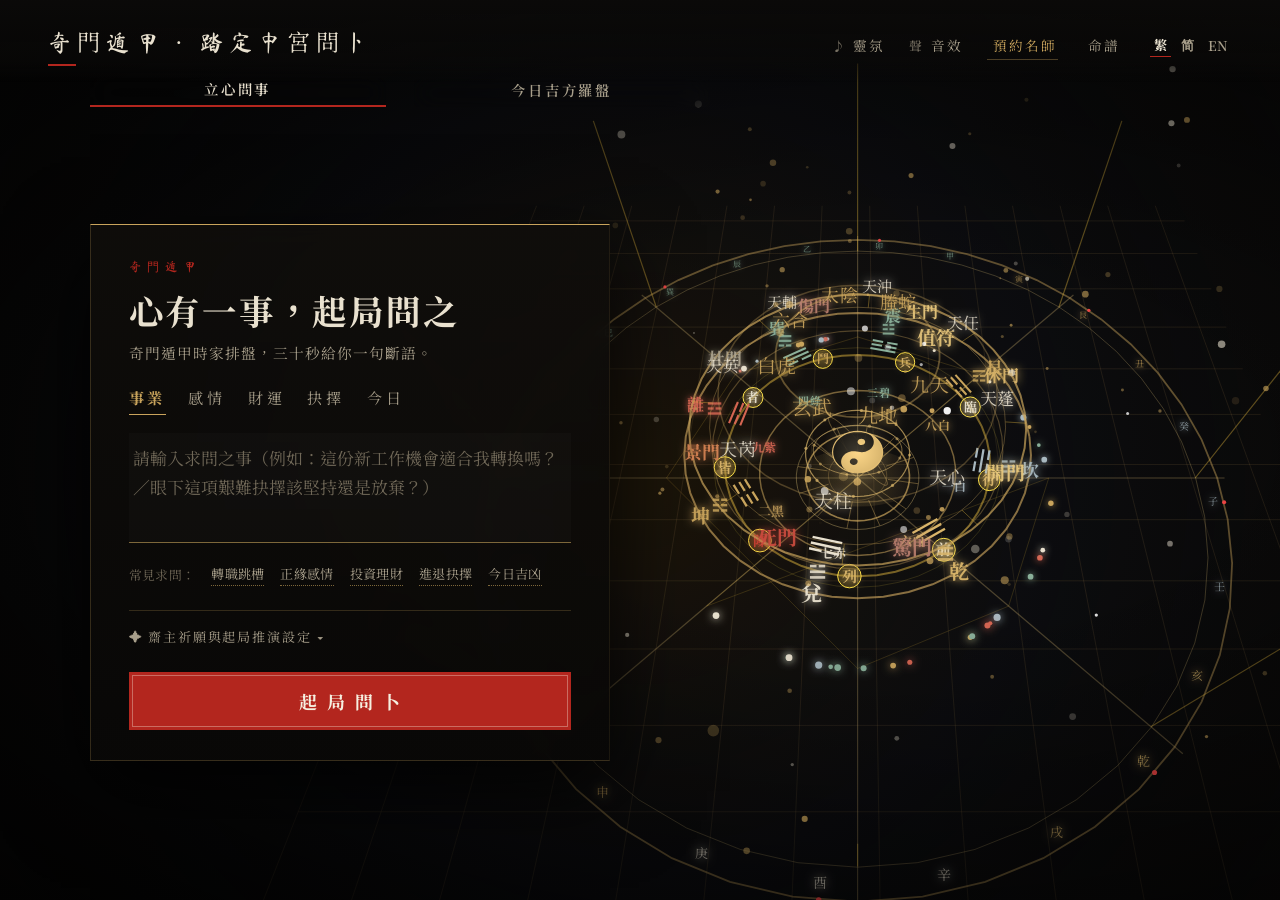
<file: index.html>
<!DOCTYPE html>
<html lang="zh-TW">
<head>
  <meta charset="UTF-8">
  <meta name="viewport" content="width=device-width, initial-scale=1.0, maximum-scale=1.0, user-scalable=no">
  <meta name="theme-color" content="#f5c542">
  <meta name="apple-mobile-web-app-capable" content="yes">
  <meta name="apple-mobile-web-app-status-bar-style" content="black-translucent">
  <meta name="apple-mobile-web-app-title" content="奇門遁甲">
  <link rel="manifest" href="manifest.json">
  <title>奇門遁甲 · 3D 神域起局占卜堂 | 奇門遁甲全息解盤</title>
  <link rel="stylesheet" href="style.css">
  <link rel="stylesheet" href="theme-v2.css">
  <link rel="preconnect" href="https://fonts.googleapis.com">
  <link rel="preconnect" href="https://fonts.gstatic.com" crossorigin>
  <link href="https://fonts.googleapis.com/css2?family=Noto+Serif+TC:wght@400;600;700;900&family=Ma+Shan+Zheng&display=swap" rel="stylesheet">
  <link rel="icon" href="data:image/svg+xml,<svg xmlns=%22http://www.w3.org/2000/svg%22 viewBox=%220 0 100 100%22><text y=%22.9em%22 font-size=%2290%22>☯</text></svg>">
</head>
<body class="mode-fenghou">
  <!-- 3D 奇門遁甲畫布背景 -->
  <div id="canvas-container">
    <canvas id="qimen-canvas"></canvas>
  </div>

  <!-- 水墨/暗角氛圍層 -->
  <div class="vignette"></div>
  <div class="shockwave-flash" id="flash-overlay"></div>

  <!-- 頂部精簡抬頭 -->
  <header class="top-bar">
    <div class="title-group">
      <span class="sub-badge">天地人神 · 奇門遁甲</span>
      <h1 class="main-title">奇門遁甲 · 踏定中宮問卜</h1>
    </div>
    <div class="top-actions">
      <!-- 重新問卜按鈕 (解盤後可點擊呼出) -->
      <button class="top-nav-btn hidden" id="btn-reask-top" title="立心問卜求策">
        <span class="nav-icon"></span>
        <span class="nav-text">再問一局</span>
      </button>
      <button class="top-nav-btn hidden" id="btn-toggle-result-top" title="檢視解盤結果">
        <span class="nav-icon"></span>
        <span class="nav-text">查看解盤</span>
      </button>
      <!-- 靈氛梵音切換 -->
      <button class="top-nav-btn" id="btn-ambient" title="切換道門靈氛梵音">
        <span class="nav-icon" id="ambient-icon">♪</span>
        <span class="nav-text">靈氛</span>
      </button>
      <!-- 道術音效開關 -->
      <button class="top-nav-btn" id="btn-sound" title="切換道術音效開關">
        <span class="nav-icon" id="sound-icon">聲</span>
        <span class="nav-text">音效</span>
      </button>
      <!-- 預約名師一對一詳解 (商業付費閉環入口) -->
      <button class="top-nav-btn consult-btn" id="btn-open-consult" title="預約易學名師一對一詳解">
        <span class="nav-icon"></span>
        <span class="nav-text">預約名師</span>
      </button>
      <!-- 問卜命譜抽屜按鈕 -->
      <button class="top-nav-btn" id="btn-history" title="查看過往問卜命譜">
        <span class="nav-icon"></span>
        <span class="nav-text">命譜</span>
      </button>
      <!-- 語系切換 (正體/簡體/English) -->
      <div class="lang-switch-group">
        <button class="lang-btn active" id="lang-tw" data-lang="zh-TW" title="正體中文">繁</button>
        <button class="lang-btn" id="lang-cn" data-lang="zh-CN" title="简体中文">简</button>
        <button class="lang-btn" id="lang-en" data-lang="en" title="English">EN</button>
      </div>
    </div>
  </header>

  <!-- 核心問卜輸入與今日羅盤卡片 (置中、大氣、無多餘雜訊) -->
  <main class="inquiry-container" id="inquiry-container">
    <!-- 頂部功能模式切換 (立心問事 VS 今日吉方羅盤) -->
    <div class="mode-switcher-bar">
      <button class="mode-switch-btn active" id="btn-mode-divine">
        
        <span class="ms-title">立心問事</span>
      </button>
      <button class="mode-switch-btn" id="btn-mode-compass">
        
        <span class="ms-title">今日吉方羅盤</span>
        
      </button>
    </div>

    <!-- 1. 立心問事卡片 -->
    <div class="inquiry-card" id="inquiry-card">
      <div class="inquiry-header">
        <div class="dao-seal">奇門遁甲</div>
        <h2 class="inquiry-title">心有一事，起局問之</h2>
        <p class="inquiry-subtitle">奇門遁甲時家排盤，三十秒給你一句斷語。</p>
      </div>

      <!-- 分類選擇標籤 -->
      <div class="category-tabs" id="category-tabs">
        <button class="cat-tab active" data-cat="career">事業</button>
        <button class="cat-tab" data-cat="love">感情</button>
        <button class="cat-tab" data-cat="wealth">財運</button>
        <button class="cat-tab" data-cat="decision">抉擇</button>
        <button class="cat-tab" data-cat="daily">今日</button>
      </div>

      <!-- 輸入具體問題 -->
      <div class="input-group">
        <textarea id="question-input" rows="3" placeholder="請輸入求問之事（例如：這份新工作機會適合我轉換嗎？／眼下這項艱難抉擇該堅持還是放棄？）"></textarea>
      </div>

      <!-- 熱門快捷問卜建議 -->
      <div class="quick-tags">
        <span class="quick-label">常見求問：</span>
        <span class="quick-tag" data-q="近期工作轉職能否順遂獲利？">轉職跳槽</span>
        <span class="quick-tag" data-q="這段感情是否有好的緣分歸宿？">正緣感情</span>
        <span class="quick-tag" data-q="當前投資理財該進場還是離場？">投資理財</span>
        <span class="quick-tag" data-q="眼下這項艱難抉擇，該堅持還是放棄？">進退抉擇</span>
        <span class="quick-tag" data-q="今日運勢吉凶如何？有何注意事項？">今日吉凶</span>
      </div>

      <!-- 齋主祈願與起局設定 (折疊選項) -->
      <div class="profile-section">
        <button type="button" class="btn-toggle-profile" id="btn-toggle-profile">
          <span>✦ 齋主祈願與起局推演設定</span>
          <span class="toggle-arrow" id="profile-arrow">▾</span>
        </button>
        <div class="profile-box hidden" id="profile-box">
          <div class="profile-row">
            <div class="profile-field">
              <label>齋主稱謂 / 姓名：</label>
              <input type="text" id="input-asker-name" placeholder="信士（選填）" maxlength="12">
            </div>
            <div class="profile-field">
              <label>命造：</label>
              <select id="select-asker-gender">
                <option value="male">乾造 (男)</option>
                <option value="female">坤造 (女)</option>
              </select>
            </div>
            <div class="profile-field">
              <label>出生年份 (年命落宮)：</label>
              <select id="select-asker-birthyear">
                <option value="">未指定 (以當日日干為命宮)</option>
              </select>
            </div>
            <div class="profile-field">
              <label>起局模式：</label>
              <select id="select-divine-mode">
                <option value="time"> 時空天時正局 (即時干支)</option>
                <option value="intuition">心念感應靈動局 (感應數)</option>
              </select>
            </div>
          </div>
        </div>
      </div>

      <!-- 核心觸發按鈕：踏定中宮 · 起局問卜 -->
      <div class="inquiry-actions">
        <button class="cast-btn" id="btn-cast-fortune">
          
          <span class="cast-text">起局問卜</span>
          
        </button>
      </div>
    </div>

    <!-- 2. 今日奇門出行吉方羅盤面板 (Daily Compass Card) -->
    <div class="inquiry-card compass-card hidden" id="compass-card">
      <div class="inquiry-header">
        <div class="dao-seal">每日神機</div>
        <h2 class="inquiry-title">今日奇門 · 歲次吉方羅盤</h2>
        <p class="inquiry-subtitle">「天道四時，各司其位。出門行事，先佔天時地利。」</p>
      </div>

      <!-- 天文曆法與當前時辰即時標籤 -->
      <div class="compass-astro-bar">
        <span class="ca-tag" id="dc-pillars">歲次丙午 戊戌月 辛未日</span>
        <span class="ca-tag highlight" id="dc-bureau">寒露中元 · 陰遁三局</span>
        <span class="ca-tag alert" id="dc-cur-shichen">【此刻：戌時 · 次吉】</span>
      </div>

      <!-- 三大關鍵焦點方位 (生門財富、開門事業、死門避忌) -->
      <div class="focal-directions-grid">
        <div class="focal-dir-card wealth" id="fdc-wealth">
          <div class="fdc-header">
            <span class="fdc-icon"></span>
            <span class="fdc-title">正財生機方</span>
            <span class="fdc-rating badge-gold" id="dc-wealth-rating">大吉</span>
          </div>
          <div class="fdc-main" id="dc-wealth-dir">正南 · 離九宮</div>
          <div class="fdc-sub" id="dc-wealth-tag">求財進產 · 商業簽約之最吉方位</div>
          <div class="fdc-advice" id="dc-wealth-advice">經商投資、出門談判、簽約進產之最吉利方位。</div>
        </div>

        <div class="focal-dir-card career" id="fdc-career">
          <div class="fdc-header">
            <span class="fdc-icon"></span>
            <span class="fdc-title">事業貴人方</span>
            <span class="fdc-rating badge-blue" id="dc-career-rating">大吉</span>
          </div>
          <div class="fdc-main" id="dc-career-dir">西北 · 乾六宮</div>
          <div class="fdc-sub" id="dc-career-tag">長官貴人 · 求職面試開拓大吉</div>
          <div class="fdc-advice" id="dc-career-advice">拜訪長官、開業開市、求職面試、遠行開拓大吉。</div>
        </div>

        <div class="focal-dir-card caution" id="fdc-caution">
          <div class="fdc-header">
            <span class="fdc-icon"></span>
            <span class="fdc-title">煞氣避忌方</span>
            <span class="fdc-rating badge-red" id="dc-caution-rating">大凶</span>
          </div>
          <div class="fdc-main" id="dc-caution-dir">正東 · 震三宮</div>
          <div class="fdc-sub" id="dc-caution-tag">行事凝滯 · 避免重要決策與遠行</div>
          <div class="fdc-advice" id="dc-caution-advice">行事停滯僵局，非必要不宜朝此方出行或重大決策。</div>
        </div>
      </div>

      <!-- 互動式奇門天盤實景羅盤 (Interactive Circular Luopan Dial) -->
      <div class="compass-section-title dial-title">
        <span>奇門天盤實景羅盤 (可拖曳旋轉 · 實景指引吉方)</span>
        <button class="btn-align-compass" id="btn-align-compass" title="自動對齊生門吉方">轉向生門</button>
      </div>
      <div class="luopan-dial-wrapper">
        <canvas id="daily-compass-dial" width="340" height="340"></canvas>
        <div class="dial-center-info">
          <div class="dci-needle-label">正財吉針</div>
          <div class="dci-target-gate" id="dial-target-gate">生門 · 大吉</div>
          <div class="dci-target-dir" id="dial-target-dir">正南 180°</div>
        </div>
      </div>

      <!-- 八方全息導航盤 -->
      <div class="compass-section-title">
        <span>☯ 八方落宮吉凶全息表 (點選探查 3D 靈氣)</span>
      </div>
      <div class="eight-directions-grid" id="dc-eight-grid">
        <!-- 動態渲染八方格子 (坎、艮、震、巽、離、坤、兌、乾) -->
      </div>

      <!-- 十二時辰吉凶輪動表 -->
      <div class="compass-section-title shichen-title">
        <span> 今日十二時辰輪動行止指南</span>
        <div class="shichen-filters">
          <button class="sc-filter-btn active" id="btn-sc-all" data-sc-filter="all">全部 (12)</button>
          <button class="sc-filter-btn" id="btn-sc-auspicious" data-sc-filter="auspicious">僅看吉辰</button>
        </div>
      </div>
      <div class="shichen-list-container" id="dc-shichen-list">
        <!-- 動態渲染 12 時辰 -->
      </div>

      <!-- 未來七日開運吉辰曆 (7-Day Golden Windows Planner) -->
      <div class="compass-section-title golden-title">
        <span>未來七日重大專案開運吉辰曆</span>
      </div>
      <div class="weekly-days-nav" id="weekly-days-nav">
        <!-- 動態渲染 7 天藥丸按鈕 -->
      </div>
      <div class="weekly-window-card" id="weekly-window-card">
        <!-- 動態渲染所選當天的三大黃金時辰 -->
      </div>

      <!-- 羅盤操作底欄 -->
      <div class="compass-actions">
        <button class="compass-btn-gold" id="btn-download-compass-card">
          <span>下載今日吉方出行壁紙</span>
        </button>
        <button class="compass-btn-outline" id="btn-compass-to-divine">
          <span>☯ 轉往立心占事起局</span>
        </button>
      </div>
    </div>
  </main>

  <!-- 電影級底部橫幅：展示起局進程 -->
  <div class="cinematic-banner" id="cinematic-banner">
    <div class="banner-title" id="banner-title">【踏定中宮 · 起局問卜】</div>
    <div class="banner-sub" id="banner-sub">天地人神四盤流轉 · 洛書八方感應</div>
  </div>

  <!-- 占卜解盤卷軸卡片 (局成後展現) -->
  <div class="result-container" id="result-container">
    <div class="scroll-card">
      <button class="scroll-close" id="btn-close-result" title="暫時收起卷軸，觀看 3D 法陣">✕</button>

      <!-- 卷軸頂部：干支曆法、格局定語與籤詩 -->
      <div class="scroll-header">
        <div class="seal-mark">奇門遁甲</div>
        <!-- 奇門天文四柱標籤帶 -->
        <div class="astro-bar">
          <span class="astro-tag" id="res-astro-pillars">歲次丙午 戊戌月 辛未日 丁酉時</span>
          <span class="astro-tag highlight" id="res-astro-bureau">寒露中元 · 陰遁三局</span>
          <span class="astro-tag" id="res-astro-void">旬空：戌亥 · 馬星：巳</span>
        </div>
        <div class="result-badge" id="res-grade">大吉 · 萬象咸亨</div>
        <h2 class="result-question" id="res-question">求問之事：這份新工作機會適合我轉換嗎？</h2>
        <div class="asker-line" id="res-asker-line">齋主【信士】乾造 · 敬稟四盤</div>
        <div class="result-poem" id="res-poem">太極初開萬象新，中宮端坐定乾坤。四盤流轉隨心動，吉凶由我不由人。</div>
        <!-- 特殊吉凶大格醒目條 -->
        <div class="formation-banner" id="res-formation-banner">
          <span class="f-badge">特殊顯格</span>
          <span class="f-title" id="res-form-name">【青龍返首】</span>
          <span class="f-desc" id="res-form-desc">天盤戊儀加地盤丙奇 · 巨龍騰雲，求謀大獲，逢凶化吉之至吉大格</span>
        </div>
      </div>

      <!-- 四盤落宮概要面板 -->
      <div class="four-disks-grid">
        <div class="disk-cell">
          <div class="cell-label">【地盤 · 宮位】</div>
          <div class="cell-main" id="res-palace">離九宮 (正南)</div>
          <div class="cell-sub" id="res-palace-elem">五行：火</div>
        </div>
        <div class="disk-cell">
          <div class="cell-label">【人盤 · 八門】</div>
          <div class="cell-main" id="res-gate">生門 (大吉)</div>
          <div class="cell-sub" id="res-gate-desc">求財生機勃勃</div>
        </div>
        <div class="disk-cell">
          <div class="cell-label">【天盤 · 九星】</div>
          <div class="cell-main" id="res-star">天輔星 (吉)</div>
          <div class="cell-sub" id="res-star-desc">文昌貴人提攜</div>
        </div>
        <div class="disk-cell">
          <div class="cell-label">【神盤 · 八神】</div>
          <div class="cell-main" id="res-deity">值符 (至吉)</div>
          <div class="cell-sub" id="res-deity-desc">百神之長護佑</div>
        </div>
      </div>

      <!-- 十大深度解盤分頁選單 -->
      <div class="reading-tabs">
        <button class="read-tab active" data-tab="analysis">四盤天機</button>
        <button class="read-tab" data-tab="blindspot">盲點癥結</button>
        <button class="read-tab" data-tab="hostguest">主客博弈</button>
        <button class="read-tab" data-tab="chart">九宮全盤</button>
        <button class="read-tab" data-tab="doctrine">千古兵法</button>
        <button class="read-tab" data-tab="simulation">運勢沙盤</button>
        <button class="read-tab" data-tab="timing">時序應期</button>
        <button class="read-tab" data-tab="strategy">破局之策</button>
        <button class="read-tab" data-tab="hexagram">易象神數</button>
        <button class="read-tab vip-tab" data-tab="vip">尊享錦囊</button>
      </div>

      <!-- 1. 四盤天機 (新增：奇門主客三才生剋與16場景用神定位框) -->
      <div class="tab-content active" id="tab-analysis">
        <div class="trinity-verdict-box" id="trinity-verdict-box">
          <div class="tvb-header">
            <span class="tvb-scenario-badge" id="res-scenario-name">事業前程 · 功名布局</span>
            <span class="tvb-relation-tag" id="res-trinity-tag">用神生我 · 天時助益</span>
          </div>
          <div class="tvb-yongshen-line" id="res-yongshen-label">用神取法：開門（事業官祿）與日干／年命（求測人）</div>
          <div class="tvb-pillars-grid">
            <div class="tvb-pillar-cell">
              <span class="tvb-p-title">【命宮 · 求測人】</span>
              <span class="tvb-p-val" id="res-trinity-self">日干落坎一宮</span>
            </div>
            <div class="tvb-pillar-cell">
              <span class="tvb-p-title">【事宮 · 所問事體】</span>
              <span class="tvb-p-val" id="res-trinity-matter">時干落離九宮</span>
            </div>
            <div class="tvb-pillar-cell highlight">
              <span class="tvb-p-title">【用神 · 核心標的】</span>
              <span class="tvb-p-val" id="res-trinity-focus">用神落乾六宮</span>
            </div>
          </div>
          <p class="tvb-verdict-text" id="res-trinity-verdict"></p>
        </div>

        <div class="analysis-item">
          <div class="item-title">天時大勢 (九星環境)</div>
          <p id="res-tian"></p>
        </div>
        <div class="analysis-item">
          <div class="item-title">地利基石 (八卦落宮)</div>
          <p id="res-di"></p>
        </div>
        <div class="analysis-item">
          <div class="item-title">人和行止 (八門人事)</div>
          <p id="res-ren"></p>
        </div>
        <div class="analysis-item">
          <div class="item-title">神助感應 (八神潛能)</div>
          <p id="res-shen"></p>
        </div>
      </div>

      <!-- 2. 盲點癥結 -->
      <div class="tab-content" id="tab-blindspot">
        <div class="insight-box">
          <div class="insight-row">
            <div class="insight-label">潛在心結根源：</div>
            <div class="insight-val" id="blind-root"></div>
          </div>
          <div class="insight-row">
            <div class="insight-label">博弈方/環境心態：</div>
            <div class="insight-val" id="blind-counter"></div>
          </div>
          <div class="insight-row highlight-box">
            <div class="insight-label">破執覺醒提示：</div>
            <div class="insight-val" id="blind-awakening"></div>
          </div>
        </div>
      </div>

      <!-- 3. 主客博弈之道 (Host vs Guest Combat Engine) -->
      <div class="tab-content" id="tab-hostguest">
        <div class="hostguest-box">
          <div class="hg-header">
            <span class="hg-badge" id="hg-hour-type">五陽時 · 利客</span>
            <h3 class="hg-verdict" id="hg-verdict">【利客 · 宜主動出擊】</h3>
            <p class="hg-summary" id="hg-summary">當前天時大氣動向偏向「發起者」。先聲奪人、主動提案、出門拜訪或率先開拓，能搶佔制高點。</p>
          </div>

          <!-- 主客力量天秤對比 -->
          <div class="hg-meter-container">
            <div class="hg-meter-labels">
              <span class="hg-label-guest">攻方 / 乙方 / 發起者 (<span id="hg-guest-score">65%</span>)</span>
              <span class="hg-label-host">守方 / 甲方 / 迎候者 (<span id="hg-host-score">35%</span>)</span>
            </div>
            <div class="hg-meter-bar">
              <div class="hg-meter-fill" id="hg-meter-fill" style="width: 65%;"></div>
            </div>
          </div>

          <!-- 星宮生剋與主客形勢 -->
          <div class="hg-relation-box">
            <span class="hgr-title">星宮氣場互應：</span>
            <span class="hgr-text" id="hg-relation">主生客（主方付出，客方獲益匪淺）</span>
          </div>

          <!-- 雙重角色的致勝兵法 -->
          <div class="hg-cards-grid">
            <div class="hg-card guest-card">
              <div class="hgc-title">若您為攻方（提案者／主動發起）：</div>
              <div class="hgc-content" id="hg-guest-advice">積極主動出擊約見對手，直接亮出殺手級價值與限時方案，一鼓作氣敲定合約。</div>
            </div>
            <div class="hg-card host-card">
              <div class="hgc-title">若您為守方（評估者／被邀約迎候）：</div>
              <div class="hgc-content" id="hg-host-advice">當前守勢較為吃力，切莫頑固死守僵局，適度在次要條款放寬空間，換取核心利益落地。</div>
            </div>
          </div>

          <!-- 談判與投資秘法錦囊 -->
          <div class="hg-gimmick-box">
            <div class="hgg-icon"></div>
            <div class="hgg-text" id="hg-gimmick">談判商戰：凡涉及利潤分配，陽時簽約宜爭取前置分潤；陰時簽約宜固守保底資產防線。</div>
          </div>
        </div>
      </div>

      <!-- 4. 奇門九宮全盤排盤 (Traditional 3x3 Chart) -->
      <div class="tab-content" id="tab-chart">
        <div class="nine-chart-container">
          <div class="nc-intro">
            <span>洛書九宮全盤陣圖 · 點擊任一宮位即時旋轉 3D 鏡頭探查</span>
          </div>
          <div class="nine-chart-grid" id="nine-chart-grid">
            <!-- 動態渲染傳統 3x3 九宮格 (巽4、離9、坤2 / 震3、中5、兌7 / 艮8、坎1、乾6) -->
          </div>
        </div>
      </div>

      <!-- 5. 千古名戰奇門兵法對照 (Historical Military & Commercial Strategy) -->
      <div class="tab-content" id="tab-doctrine">
        <div class="doctrine-box">
          <div class="doc-header">
            <div class="doc-era-badge" id="doc-era">建安十三年 (西元208年) · 諸葛孔明 (武侯)</div>
            <h3 class="doc-title" id="doc-title">諸葛孔明 · 赤壁奇門借東風局</h3>
            <div class="doc-match-container">
              <span class="doc-match-label">局象共鳴指數：</span>
              <div class="doc-match-bar">
                <div class="doc-match-fill" id="doc-match-fill" style="width: 94%;"></div>
              </div>
              <span class="doc-match-val" id="doc-match-val">94%</span>
            </div>
          </div>

          <!-- 核心戰略八字箴言 -->
          <div class="doc-motto-card">
            <span class="dmi-icon"></span>
            <div class="dmi-text" id="doc-doctrine">順風借勢 · 四兩撥千斤</div>
          </div>

          <!-- 歷史典故 -->
          <div class="doc-section">
            <div class="doc-sec-title">歷史局象還原</div>
            <p class="doc-sec-content" id="doc-history"></p>
          </div>

          <div class="paywall-guard-wrapper">
            <div class="paywall-blur-content">
              <!-- 現代商戰博弈錦囊 -->
              <div class="doc-section highlight">
                <div class="doc-sec-title">現代商戰／談判／職場實戰兵法</div>
                <p class="doc-sec-content" id="doc-business"></p>
              </div>

              <!-- 兵法警策與軍令狀 -->
              <div class="doc-caution-card">
                <div class="dcc-title">兵法警策紅線</div>
                <div class="dcc-text" id="doc-caution"></div>
              </div>

              <div class="doc-quote-card">
                <span class="dqc-mark">“</span>
                <span class="dqc-text" id="doc-quote"></span>
                <span class="dqc-mark">”</span>
              </div>
            </div>
            <div class="paywall-seal-card">
              <div class="psc-stamp">奇門密卷 · 硃砂封印</div>
              <div class="psc-title">解鎖【現代商戰實戰兵法與警策紅線】</div>
              <div class="psc-desc">已為您推演出歷史共鳴局象，解封即可查閱針對本局之談判底牌、攻守奇正與避險軍令狀。</div>
              <div class="psc-actions">
                <button type="button" class="psc-btn-primary btn-unlock-single">單局十書解封 (NT$ 199)</button>
                <button type="button" class="psc-btn-gold btn-unlock-monthly">開通天時月卡 (NT$ 299/月)</button>
                <button type="button" class="psc-btn-trial btn-trial-unlock">結緣試閱 · 立即破印解封</button>
              </div>
            </div>
          </div>
        </div>
      </div>

      <!-- 6. 運勢演化沙盤 (24小時流時盤推演模擬器) -->
      <div class="tab-content" id="tab-simulation">
        <div class="sim-container">
          <div class="sim-header">
            <div class="sim-golden-alert">
              <span class="sga-icon"></span>
              <div class="sga-info">
                <div class="sga-title">最佳破局行動窗口：<span id="sim-golden-shichen">未時 (13:00-15:00)</span></div>
                <div class="sga-desc" id="sim-golden-desc">生門入兌宮 · 洽談財利事半功倍，主動出擊吉星高照！</div>
              </div>
            </div>
          </div>

          <!-- 時序推演刻度導航 -->
          <div class="sim-nav-label">未來 24 小時時辰氣運輪動 (點選任意時辰切換詳解)：</div>
          <div class="sim-hours-track" id="sim-hours-track">
            <!-- 動態渲染 12 時辰按鈕 -->
          </div>

          <!-- 當前選定時辰全息詳解卡 -->
          <div class="paywall-guard-wrapper">
            <div class="paywall-blur-content">
              <div class="sim-detail-card" id="sim-detail-card">
                <div class="sdc-header">
                  <span class="sdc-badge" id="sim-cur-level">大吉</span>
                  <h3 class="sdc-title" id="sim-cur-shichen">未時 (13:00 - 15:00)</h3>
                  <span class="sdc-score" id="sim-cur-score">氣場評分：96分</span>
                </div>
                <div class="sdc-grid">
                  <div class="sdc-item">
                    <span class="sdc-label">落入宮位：</span>
                    <span class="sdc-val" id="sim-cur-palace">兌七宮 (正西)</span>
                  </div>
                  <div class="sdc-item">
                    <span class="sdc-label">當值八門：</span>
                    <span class="sdc-val" id="sim-cur-gate">生門 (大吉)</span>
                  </div>
                </div>
                <div class="sdc-action-box">
                  <span class="sdc-action-title">該時辰最宜行動指南：</span>
                  <p class="sdc-action-text" id="sim-cur-action">進財簽約、大額交易洽談、搶佔商機，貴人高照宜主動出擊。</p>
                </div>
              </div>
            </div>
            <div class="paywall-seal-card">
              <div class="psc-stamp">流時天機 · 硃砂封印</div>
              <div class="psc-title">解鎖【未來 24 小時逐時吉凶與行動指南】</div>
              <div class="psc-desc">精準掌握每個時辰之八門落宮、氣場評分與最佳出手時刻，不錯失任何黃金破局窗口。</div>
              <div class="psc-actions">
                <button type="button" class="psc-btn-primary btn-unlock-single">單局十書解封 (NT$ 199)</button>
                <button type="button" class="psc-btn-gold btn-unlock-monthly">開通天時月卡 (NT$ 299/月)</button>
                <button type="button" class="psc-btn-trial btn-trial-unlock">結緣試閱 · 立即破印解封</button>
              </div>
            </div>
          </div>
        </div>
      </div>

      <!-- 7. 時序應期 -->
      <div class="tab-content" id="tab-timing">
        <div class="timing-card">
          <p class="timing-intro" id="timing-desc"></p>
          <div class="paywall-guard-wrapper">
            <div class="paywall-blur-content">
              <div class="timing-timeline">
                <div class="time-node">
                  <span class="node-tag">近在眼前</span>
                  <span class="node-text" id="timing-near"></span>
                </div>
                <div class="time-node">
                  <span class="node-tag">局勢大開</span>
                  <span class="node-text" id="timing-mid"></span>
                </div>
                <div class="time-node">
                  <span class="node-tag">黃金吉辰</span>
                  <span class="node-text" id="timing-hours"></span>
                </div>
              </div>
            </div>
            <div class="paywall-seal-card">
              <div class="psc-stamp">應期天機 · 硃砂封印</div>
              <div class="psc-title">解鎖【洛書應期日數與旬空填實時刻】</div>
              <div class="psc-desc">依正統奇門洛書宮數、值使門應期與旬空衝實法則，精算事體成敗拍板之關鍵日辰。</div>
              <div class="psc-actions">
                <button type="button" class="psc-btn-primary btn-unlock-single">單局十書解封 (NT$ 199)</button>
                <button type="button" class="psc-btn-gold btn-unlock-monthly">開通天時月卡 (NT$ 299/月)</button>
                <button type="button" class="psc-btn-trial btn-trial-unlock">結緣試閱 · 立即破印解封</button>
              </div>
            </div>
          </div>
        </div>
      </div>

      <!-- 8. 破局之策與五行開運化解 -->
      <div class="tab-content" id="tab-strategy">
        <div class="strategy-card">
          <div class="strat-row">
            <span class="strat-label">貴人吉方：</span>
            <span class="strat-val highlight" id="strat-dir"></span>
          </div>
          <div class="strat-row">
            <span class="strat-label">開運色彩：</span>
            <span class="strat-val" id="strat-color"></span>
          </div>
          <div class="strat-row">
            <span class="strat-label">隨身物象：</span>
            <span class="strat-val" id="strat-item"></span>
          </div>
          <div class="strat-row">
            <span class="strat-label">契合靈數：</span>
            <span class="strat-val" id="strat-num"></span>
          </div>
          <div class="paywall-guard-wrapper">
            <div class="paywall-blur-content">
              <div class="strat-row">
                <span class="strat-label">調心密鑰：</span>
                <span class="strat-val highlight" id="strat-mind"></span>
              </div>
              <div class="strat-tactics">
                <div class="tactic-item upper" id="strat-upper"></div>
                <div class="tactic-item middle" id="strat-middle"></div>
                <div class="tactic-item lower" id="strat-lower"></div>
              </div>
            </div>
            <div class="paywall-seal-card">
              <div class="psc-stamp">破局錦囊 · 硃砂封印</div>
              <div class="psc-title">解鎖【上中下三策行動方針與調心密鑰】</div>
              <div class="psc-desc">獲取針對本局之【借勢乘時上策】、【築基固本中策】與【避凶止損下策】完整執行方案。</div>
              <div class="psc-actions">
                <button type="button" class="psc-btn-primary btn-unlock-single">單局十書解封 (NT$ 199)</button>
                <button type="button" class="psc-btn-gold btn-unlock-monthly">開通天時月卡 (NT$ 299/月)</button>
                <button type="button" class="psc-btn-trial btn-trial-unlock">結緣試閱 · 立即破印解封</button>
              </div>
            </div>
          </div>
        </div>
      </div>

      <!-- 9. 易象神數 -->
      <div class="tab-content" id="tab-hexagram">
        <div class="hex-card">
          <div class="hex-header">
            <span class="hex-badge">易經互應卦</span>
            <h3 class="hex-name" id="hex-name">水火既濟</h3>
            <span class="hex-kw" id="hex-kw">功德圓滿 · 居安思危</span>
          </div>
          <p class="hex-desc" id="hex-desc"></p>
          <div class="dao-quote-box">
            <div class="dq-icon">☯</div>
            <div class="dq-text" id="res-quote"></div>
          </div>
        </div>
      </div>

      <!-- 10. VIP 尊享深度錦囊 -->
      <div class="tab-content" id="tab-vip">
        <div class="vip-box">
          <div class="vip-header">
            <span class="vip-badge">MASTERCLASS VIP</span>
            <h3>奇門遁甲 · 大師全息維度評分與避坑指南</h3>
          </div>
          <!-- 五維量化雷達進度條 -->
          <div class="radar-bars">
            <div class="radar-item">
              <span class="r-label">天時大勢力</span>
              <div class="r-bar"><div class="r-fill" id="bar-tian" style="width: 85%;"></div></div>
              <span class="r-score" id="score-tian">85分</span>
            </div>
            <div class="radar-item">
              <span class="r-label">地利支撐度</span>
              <div class="r-bar"><div class="r-fill" id="bar-di" style="width: 78%;"></div></div>
              <span class="r-score" id="score-di">78分</span>
            </div>
            <div class="radar-item">
              <span class="r-label">人和共鳴度</span>
              <div class="r-bar"><div class="r-fill" id="bar-ren" style="width: 90%;"></div></div>
              <span class="r-score" id="score-ren">90分</span>
            </div>
            <div class="radar-item">
              <span class="r-label">神助機緣勢</span>
              <div class="r-bar"><div class="r-fill" id="bar-shen" style="width: 92%;"></div></div>
              <span class="r-score" id="score-shen">92分</span>
            </div>
            <div class="radar-item">
              <span class="r-label">時序契合度</span>
              <div class="r-bar"><div class="r-fill" id="bar-timing" style="width: 80%;"></div></div>
              <span class="r-score" id="score-timing">80分</span>
            </div>
          </div>

          <div class="paywall-guard-wrapper">
            <div class="paywall-blur-content">
              <!-- 金口直斷 -->
              <div class="master-axiom-box">
                <div class="ma-title">大師金口直斷</div>
                <div class="ma-content" id="vip-axiom"></div>
              </div>

              <!-- 避坑三大紅線 -->
              <div class="taboo-box">
                <div class="taboo-title">避坑三大紅線禁忌</div>
                <ul class="taboo-list" id="vip-taboos"></ul>
              </div>
            </div>
            <div class="paywall-seal-card">
              <div class="psc-stamp">大師金口 · 硃砂封印</div>
              <div class="psc-title">解鎖【大師金口直斷與避坑三大紅線禁忌】</div>
              <div class="psc-desc">揭曉本局天盤奇儀與地盤交會之核心樞機，避開旬空與門迫雷區，穩操勝券。</div>
              <div class="psc-actions">
                <button type="button" class="psc-btn-primary btn-unlock-single">單局十書解封 (NT$ 199)</button>
                <button type="button" class="psc-btn-gold btn-unlock-monthly">開通天時月卡 (NT$ 299/月)</button>
                <button type="button" class="psc-btn-trial btn-trial-unlock">結緣試閱 · 立即破印解封</button>
              </div>
            </div>
          </div>

          <!-- 命盤防偽印記 -->
          <div class="vip-cert-footer">
            <span class="cert-label">專屬法陣封存編號：</span>
            <span class="cert-code" id="vip-cert-code">QM-DUNJIA-2026-X98</span>
          </div>
        </div>
      </div>

      <!-- 付費諮詢轉化卡片 (Commercial Conversion Banner) -->
      <div class="consult-cta-banner">
        <div class="ccb-content">
          <div class="ccb-badge">易學名師親授 · 深度定奪</div>
          <div class="ccb-title">局勢重大、心有疑難？預約三十年商戰奇門導師一對一詳解</div>
          <div class="ccb-sub">針對重大合約談判 · 團隊股權合祿 · 全年流月大運避坑 · 提供專屬奇門陣法佈局</div>
        </div>
        <button class="btn-book-consult-cta" id="btn-book-consult-cta">預約名師詳解</button>
      </div>

      <!-- 靈符金卡法相風格切換 -->
      <div class="poster-style-selector">
        <span class="pss-label">靈符法相：</span>
        <button class="pss-tab active" data-poster-theme="dark-gold">玄黑真金</button>
        <button class="pss-tab" data-poster-theme="cinnabar">硃砂御印</button>
        <button class="pss-tab" data-poster-theme="jade">青玉太虛</button>
      </div>

      <!-- 底部動作 -->
      <div class="scroll-footer">
        <button class="action-btn-gold" id="btn-download-card">下載結緣靈符金卡</button>
        <button class="action-btn-outline" id="btn-copy-card-img" title="複製靈符圖片至剪貼簿">複製金卡圖片</button>
        <button class="action-btn-outline" id="btn-print-dossier" title="匯出官方奇門神域專案密卷">匯出全案密卷 (PDF)</button>
        <button class="action-btn-outline" id="btn-copy-result">複製占卜密函</button>
        <button class="action-btn-primary" id="btn-re-ask">再問一局</button>
      </div>
    </div>
  </div>

  <!-- 命譜歷史抽屜 (Drawer) -->
  <div class="history-drawer-overlay hidden" id="history-overlay">
    <div class="history-drawer" id="history-drawer">
      <div class="drawer-header">
        <div class="dh-title">
          <span class="dh-icon"></span>
          <h3>問卜命譜 · 歷史複盤</h3>
        </div>
        <button class="btn-close-drawer" id="btn-close-history">✕</button>
      </div>
      <div class="drawer-body" id="history-list">
        <!-- 動態渲染歷史紀錄清單 -->
      </div>
      <div class="drawer-footer">
        <button class="btn-clear-history" id="btn-clear-history">清空所有命譜</button>
      </div>
    </div>
  </div>

  <!-- 3D 神域九宮即時探查浮空欄 (在背景展示時方便點選與視角聚焦) -->
  <div class="palace-quick-nav hidden" id="palace-quick-nav">
    <div class="pqn-label">九宮探查：</div>
    <div class="pqn-pills" id="pqn-pills">
      <button class="pqn-btn" data-pid="1">坎一北</button>
      <button class="pqn-btn" data-pid="8">艮八東北</button>
      <button class="pqn-btn" data-pid="3">震三東</button>
      <button class="pqn-btn" data-pid="4">巽四東南</button>
      <button class="pqn-btn" data-pid="9">離九南</button>
      <button class="pqn-btn" data-pid="2">坤二西南</button>
      <button class="pqn-btn" data-pid="7">兌七西</button>
      <button class="pqn-btn" data-pid="6">乾六西北</button>
    </div>
  </div>

  <!-- 九宮宮位深度探查懸浮卡 (Palace Inspector Modal) -->
  <div class="palace-modal-overlay hidden" id="palace-modal">
    <div class="palace-modal-card">
      <button class="pm-close" id="btn-close-palace-modal">✕</button>
      <div class="pm-header">
        <span class="pm-badge" id="pm-element">五行：水</span>
        <h3 class="pm-title" id="pm-title">坎一宮 · 正北</h3>
        <span class="pm-trigram" id="pm-trigram">坎為水 ☵</span>
      </div>
      <div class="pm-body">
        <div class="pm-meaning" id="pm-meaning">水主智，內斂深沉，深藏若谷。當前宜蓄養精力、以柔化剛，暗中蓄積突破之勢。</div>
        <div class="pm-status" id="pm-status-box">
          <div class="pm-status-row">
            <span class="pms-label">當前駐宮八門：</span>
            <span class="pms-val" id="pm-gate">休門 (吉 · 休養生息)</span>
          </div>
          <div class="pm-status-row">
            <span class="pms-label">當前駐宮九星：</span>
            <span class="pms-val" id="pm-star">天蓬星 (水 · 蓄謀奇策)</span>
          </div>
          <div class="pm-status-row">
            <span class="pms-label">當前駐宮八神：</span>
            <span class="pms-val" id="pm-deity">六合 (吉 · 和合共融)</span>
          </div>
        </div>
      </div>
      <div class="pm-footer">
        <button class="pm-action-btn" id="btn-focus-palace-camera">視角對焦此宮</button>
      </div>
    </div>
  </div>

  <!-- 易學名師尊享一對一推演預約 Modal (Commercial Master Consultation Modal) -->
  <div class="consult-modal-overlay hidden" id="consult-modal">
    <div class="consult-modal-card">
      <button class="cm-close" id="btn-close-consult-modal">✕</button>
      
      <!-- 預約表單視圖 (View 1) -->
      <div class="consult-view-form" id="consult-view-form">
        <div class="cm-header">
          <span class="cm-badge">MASTERCLASS 1-ON-1</span>
          <h2 class="cm-title">奇門遁甲 · 易學名師一對一推演預約</h2>
          <p class="cm-sub">三元九運正統奇門真傳 · 三十載商戰決策智囊 · 100% 隱私保密協議</p>
        </div>

        <!-- 諮詢與自動化密卷方案選擇 -->
        <div class="cm-section-title">選擇結緣與自動化密卷方案：</div>
        <div class="consult-tiers-grid">
          <div class="consult-tier-card" data-tier="single" data-price="199">
            <div class="ctc-badge">單局全息密卷</div>
            <div class="ctc-name">本局完整十書深度解鎖</div>
            <div class="ctc-price">NT$ 199 <span class="ctc-orig">NT$ 399</span></div>
            <ul class="ctc-features">
              <li>即時解鎖千古兵法、24時辰沙盤與尊享錦囊</li>
              <li>匯出 1080P 結緣靈符金卡與官方 PDF 密卷</li>
              <li>針對單一投資、轉職、談判或感情困局定奪</li>
            </ul>
          </div>

          <div class="consult-tier-card active" data-tier="annual" data-price="299">
            <div class="ctc-popular-tag">最受歡迎 · 自動化訂閱</div>
            <div class="ctc-badge">奇門天時月卡</div>
            <div class="ctc-name">每日吉方與黃金時辰訂閱</div>
            <div class="ctc-price">NT$ 299<small>/月</small> <span class="ctc-orig">NT$ 680</span></div>
            <ul class="ctc-features">
              <li>全站不限次數起局與十書完整密卷解鎖</li>
              <li>每日奇門財神吉方、開門貴人方即時羅盤</li>
              <li>未來七日重大專案開運吉辰曆無限制查詢</li>
              <li>專屬命譜雲端封存與流時吉凶提醒</li>
            </ul>
          </div>

          <div class="consult-tier-card" data-tier="business" data-price="3680">
            <div class="ctc-badge">尊享高定</div>
            <div class="ctc-name">全年流年大運與商戰詳批</div>
            <div class="ctc-price">NT$ 3,680 <span class="ctc-orig">NT$ 6,800</span></div>
            <ul class="ctc-features">
              <li>60分鐘一對一全面推演與商戰決策沙盤</li>
              <li>十二個月流月事業財運全盤排定與避坑紅線</li>
              <li>重大合約、股權合夥與辦公風水生門佈局</li>
              <li>含全年奇門天時會員所有數位密卷權限</li>
            </ul>
          </div>
        </div>

        <!-- 齋主預約資訊填寫表 -->
        <div class="cm-section-title">齋主預約資料：</div>
        <div class="consult-form-grid">
          <div class="cfg-group">
            <label for="consult-name">齋主尊姓大名</label>
            <input type="text" id="consult-name" placeholder="例如：林玄同" value="">
          </div>
          <div class="cfg-group">
            <label for="consult-phone">聯絡手機 / 通訊帳號</label>
            <input type="text" id="consult-phone" placeholder="LINE ID 或手機號碼" value="">
          </div>
          <div class="cfg-group">
            <label for="consult-time">期望預約時段</label>
            <select id="consult-time">
              <option value="tomorrow-morning">明日上午 10:00 - 11:30</option>
              <option value="tomorrow-afternoon" selected>明日下午 14:30 - 16:00 (熱門)</option>
              <option value="tomorrow-night">明日晚間 20:00 - 21:30</option>
              <option value="weekend">本週末專屬黃金時段</option>
            </select>
          </div>
          <div class="cfg-group full-width">
            <label for="consult-notes">核心欲求破局之疑難事項簡述</label>
            <input type="text" id="consult-notes" placeholder="簡述當前最需要名師指引之核心事項..." value="">
          </div>
        </div>

        <!-- 結緣支付方式選擇 -->
        <div class="cm-section-title">結緣護持方式：</div>
        <div class="payment-methods-grid">
          <label class="pay-method-item active">
            <input type="radio" name="pay-method" value="linepay" checked>
            <span class="pmi-icon"></span>
            <span class="pmi-text">LINE Pay</span>
          </label>
          <label class="pay-method-item">
            <input type="radio" name="pay-method" value="applepay">
            <span class="pmi-icon"></span>
            <span class="pmi-text">Apple Pay</span>
          </label>
          <label class="pay-method-item">
            <input type="radio" name="pay-method" value="creditcard">
            <span class="pmi-icon"></span>
            <span class="pmi-text">信用卡</span>
          </label>
          <label class="pay-method-item">
            <input type="radio" name="pay-method" value="wechat">
            <span class="pmi-icon"></span>
            <span class="pmi-text">微信支付</span>
          </label>
        </div>

        <div class="cm-footer">
          <div class="cm-total">
            <span class="cmt-label">護持結緣金：</span>
            <span class="cmt-amount" id="consult-total-price">NT$ 299</span>
          </div>
          <button class="btn-confirm-checkout" id="btn-confirm-checkout">
            <span>安全支付並確認鎖定時段</span>
          </button>
        </div>
      </div>

      <!-- 預約成功欽奉令憑證視圖 (View 2) -->
      <div class="consult-view-success hidden" id="consult-view-success">
        <div class="cvs-header">
          <div class="cvs-seal">奇門欽奉</div>
          <h2 class="cvs-title">已成功鎖定名師一對一專屬推演席位</h2>
          <p class="cvs-sub">天地合氣 · 萬法通達 · 專屬名師秘卷已加密生成</p>
        </div>
        
        <div class="cvs-ticket">
          <div class="ticket-row">
            <span class="tr-label">預約法號/姓名：</span>
            <span class="tr-val" id="cvs-ticket-name">林玄同 信士</span>
          </div>
          <div class="ticket-row">
            <span class="tr-label">選定方案：</span>
            <span class="tr-val gold" id="cvs-ticket-tier">全年流年大運詳批</span>
          </div>
          <div class="ticket-row">
            <span class="tr-label">預約會晤時段：</span>
            <span class="tr-val highlight" id="cvs-ticket-time">明日下午 14:30 - 16:00</span>
          </div>
          <div class="ticket-row">
            <span class="tr-label">欽奉防偽金鑰：</span>
            <span class="tr-val mono" id="cvs-ticket-code">FH-MASTER-VIP-8896</span>
          </div>
          <div class="ticket-qr-box">
            <div class="mock-qr">
              <span class="qr-icon">☯</span>
              <span class="qr-text">專屬加密金印憑證</span>
            </div>
            <div class="qr-notice">名師秘書將於 30 分鐘內透過通訊軟體與您確認線上研討室專屬連結與密碼。</div>
          </div>
        </div>

        <div class="cvs-actions">
          <button class="btn-calendar-add" id="btn-calendar-add">加入 Google 日曆提醒</button>
          <button class="btn-close-success" id="btn-close-success">完成返回法陣</button>
        </div>
      </div>

    </div>
  </div>

  <!-- 提示快顯 (Toast) -->
  <div class="toast" id="toast"></div>

  <!-- 隱藏 Canvas 用於生成 1080x1920 高清黑金海報金卡 -->
  <canvas id="poster-canvas" width="1080" height="1920" style="display: none;"></canvas>

  <script src="audio.js"></script>
  <script src="divination.js"></script>
  <script src="qimen.js"></script>
  <script src="app.js"></script>
</body>
</html>
</file>
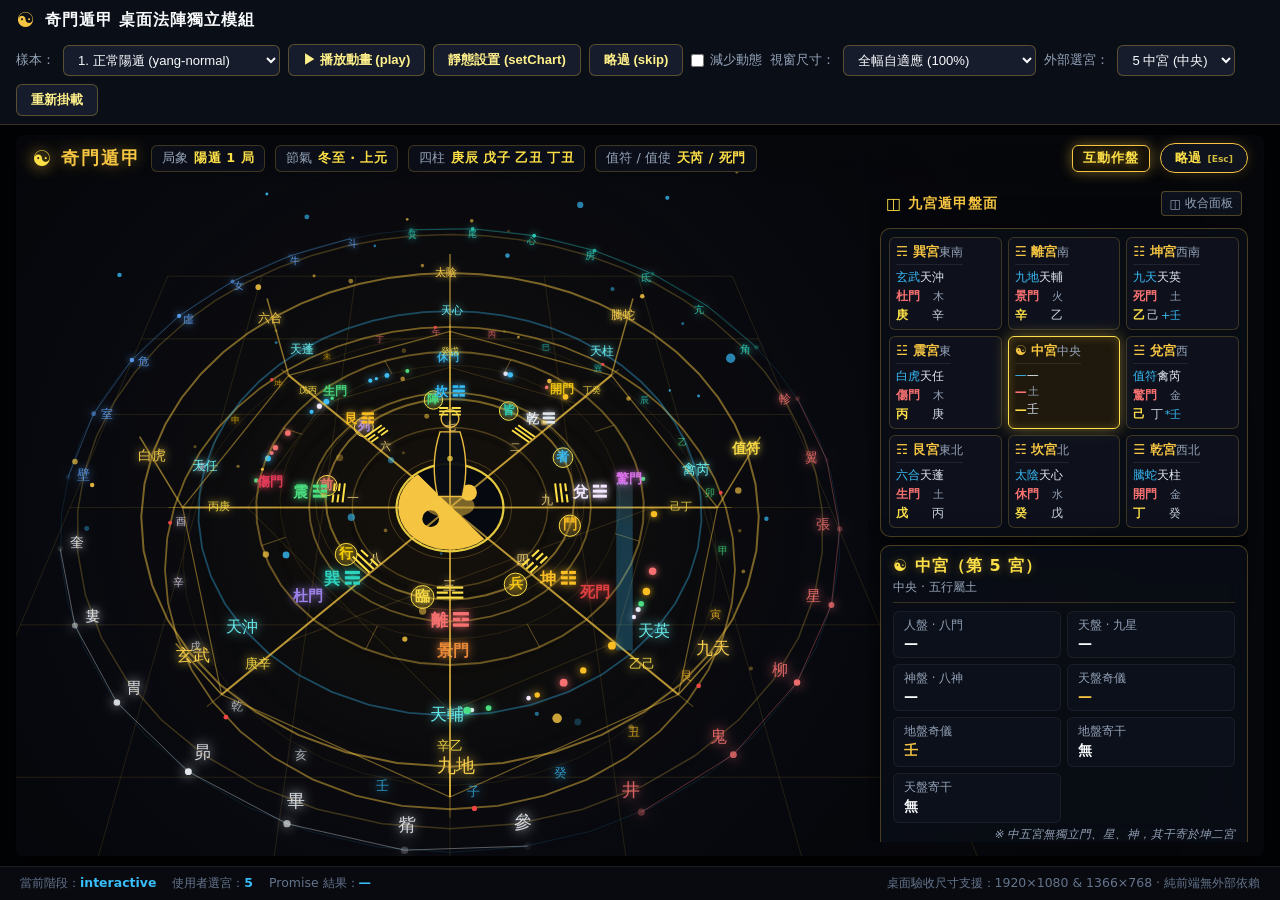
<file: antigravity-delivery/desktop-formation-v1/demo.html>
<!DOCTYPE html>
<html lang="zh-TW">
<head>
  <meta charset="UTF-8">
  <meta name="viewport" content="width=device-width, initial-scale=1.0">
  <title>奇門遁甲 桌面法陣動畫 Demo | Antigravity Desktop v1</title>
  <link rel="stylesheet" href="src/qimen-scene.css">
  <style>
    * {
      box-sizing: border-box;
      margin: 0;
      padding: 0;
    }
    body {
      background-color: #030407;
      color: #e2e8f0;
      font-family: system-ui, -apple-system, BlinkMacSystemFont, "Segoe UI", Roboto, "Noto Sans TC", sans-serif;
      height: 100vh;
      overflow: hidden;
      display: flex;
      flex-direction: column;
    }
    /* Demo 頂部控制面板 */
    .demo-toolbar {
      background: #0a0e17;
      border-bottom: 1px solid rgba(245, 197, 66, 0.2);
      padding: 8px 16px;
      display: flex;
      flex-wrap: wrap;
      align-items: center;
      justify-content: space-between;
      gap: 12px;
      z-index: 50;
    }
    .demo-title-group {
      display: flex;
      align-items: center;
      gap: 10px;
    }
    .demo-logo {
      font-size: 1.3rem;
      color: #f5c542;
    }
    .demo-title {
      font-size: 1rem;
      font-weight: 700;
      color: #f8fafc;
      letter-spacing: 1px;
    }
    .demo-controls {
      display: flex;
      flex-wrap: wrap;
      align-items: center;
      gap: 8px;
    }
    .demo-btn {
      background: #161c2b;
      border: 1px solid rgba(245, 197, 66, 0.3);
      color: #fef08a;
      padding: 6px 14px;
      border-radius: 6px;
      font-size: 0.82rem;
      font-weight: 600;
      cursor: pointer;
      transition: all 0.2s ease;
    }
    .demo-btn:hover {
      background: #f5c542;
      color: #07080d;
      box-shadow: 0 0 10px rgba(245, 197, 66, 0.4);
    }
    .demo-btn:active {
      transform: translateY(1px);
    }
    .demo-btn.active {
      background: #f5c542;
      color: #07080d;
    }
    .demo-select {
      background: #161c2b;
      border: 1px solid rgba(245, 197, 66, 0.3);
      color: #f8fafc;
      padding: 6px 10px;
      border-radius: 6px;
      font-size: 0.82rem;
      outline: none;
    }
    .demo-label {
      font-size: 0.82rem;
      color: #94a3b8;
      display: flex;
      align-items: center;
      gap: 6px;
      cursor: pointer;
    }
    /* 主容器 */
    .demo-viewport-wrapper {
      flex: 1;
      display: flex;
      align-items: center;
      justify-content: center;
      background: #020305;
      padding: 10px 16px;
      overflow: hidden;
      min-height: 0;
    }
    #formation-host {
      width: 100%;
      height: 100%;
      min-height: 0;
      border-radius: 8px;
      overflow: hidden;
      box-shadow: 0 8px 32px rgba(0, 0, 0, 0.8);
      background: #07080d;
      transition: width 0.3s ease, height 0.3s ease;
    }
    /* 底部測試日誌 */
    .demo-log-drawer {
      background: #080a10;
      border-top: 1px solid rgba(255, 255, 255, 0.08);
      padding: 8px 20px;
      display: flex;
      justify-content: space-between;
      align-items: center;
      font-size: 0.78rem;
      color: #64748b;
    }
    .demo-log-status {
      display: flex;
      gap: 16px;
    }
    .demo-log-highlight {
      color: #38bdf8;
      font-weight: 600;
    }
  </style>
</head>
<body>
  <header class="demo-toolbar">
    <div class="demo-title-group">
      <span class="demo-logo">☯</span>
      <h1 class="demo-title">奇門遁甲 桌面法陣獨立模組</h1>
    </div>

    <div class="demo-controls">
      <!-- 樣本切換 -->
      <label class="demo-label" for="fixture-select">樣本：</label>
      <select id="fixture-select" class="demo-select">
        <option value="fixtures/yang-normal.json">1. 正常陽遁 (yang-normal)</option>
        <option value="fixtures/yin-normal.json">2. 正常陰遁 (yin-normal)</option>
        <option value="fixtures/yang-center.json">3. 陽遁中宮旬首 (yang-center)</option>
        <option value="fixtures/yin-center.json">4. 陰遁中宮旬首 (yin-center)</option>
      </select>

      <!-- 播放控制 -->
      <button class="demo-btn" id="btn-play">▶ 播放動畫 (play)</button>
      <button class="demo-btn" id="btn-set-chart">靜態設置 (setChart)</button>
      <button class="demo-btn" id="btn-skip">略過 (skip)</button>

      <!-- 減少動態 -->
      <label class="demo-label">
        <input type="checkbox" id="chk-reduced-motion"> 減少動態
      </label>

      <!-- 尺寸模擬預設 -->
      <label class="demo-label" for="viewport-select">視窗尺寸：</label>
      <select id="viewport-select" class="demo-select">
        <option value="full">全幅自適應 (100%)</option>
        <option value="1920x1080">1920 × 1080 (標準全高清)</option>
        <option value="1366x768">1366 × 768 (常見筆電)</option>
      </select>

      <!-- 外部選宮測試 -->
      <label class="demo-label" for="palace-select">外部選宮：</label>
      <select id="palace-select" class="demo-select">
        <option value="null">清除選取</option>
        <option value="1">1 坎宮 (北)</option>
        <option value="2">2 坤宮 (西南)</option>
        <option value="3">3 震宮 (東)</option>
        <option value="4">4 巽宮 (東南)</option>
        <option value="5" selected>5 中宮 (中央)</option>
        <option value="6">6 乾宮 (西北)</option>
        <option value="7">7 兌宮 (西)</option>
        <option value="8">8 艮宮 (東北)</option>
        <option value="9">9 離宮 (南)</option>
      </select>

      <!-- 銷毀重掛測試 -->
      <button class="demo-btn" id="btn-remount">重新掛載</button>
    </div>
  </header>

  <main class="demo-viewport-wrapper">
    <div id="formation-host"></div>
  </main>

  <footer class="demo-log-drawer">
    <div class="demo-log-status">
      <span>當前階段：<span id="log-phase" class="demo-log-highlight">idle</span></span>
      <span>使用者選宮：<span id="log-user-palace" class="demo-log-highlight">5</span></span>
      <span>Promise 結果：<span id="log-promise" class="demo-log-highlight">—</span></span>
    </div>
    <div>桌面驗收尺寸支援：1920×1080 & 1366×768 · 純前端無外部依賴</div>
  </footer>

  <script type="module">
    import { mountQimenFormation } from './src/qimen-scene.js';

    const host = document.getElementById('formation-host');
    const fixtureSelect = document.getElementById('fixture-select');
    const viewportSelect = document.getElementById('viewport-select');
    const palaceSelect = document.getElementById('palace-select');
    const chkReducedMotion = document.getElementById('chk-reduced-motion');
    const btnPlay = document.getElementById('btn-play');
    const btnSetChart = document.getElementById('btn-set-chart');
    const btnSkip = document.getElementById('btn-skip');
    const btnRemount = document.getElementById('btn-remount');

    const logPhase = document.getElementById('log-phase');
    const logUserPalace = document.getElementById('log-user-palace');
    const logPromise = document.getElementById('log-promise');

    // 載入四份真盤樣本快取
    const fixtures = {};
    const fixtureFiles = [
      'fixtures/yang-normal.json',
      'fixtures/yin-normal.json',
      'fixtures/yang-center.json',
      'fixtures/yin-center.json'
    ];

    async function loadAllFixtures() {
      for (const file of fixtureFiles) {
        try {
          const res = await fetch(file);
          fixtures[file] = await res.json();
        } catch (err) {
          console.error(`Failed to load fixture ${file}:`, err);
        }
      }
    }

    let scene = null;

    function initScene() {
      if (scene) {
        scene.destroy();
      }

      scene = mountQimenFormation(host, {
        reducedMotion: chkReducedMotion.checked,
        onPhaseChange: (phase) => {
          logPhase.textContent = phase;
        },
        onPalaceSelect: (palaceId) => {
          logUserPalace.textContent = String(palaceId);
          palaceSelect.value = String(palaceId);
        }
      });
      window.__qimenScene = scene; // 供自動化測試掛載存取
    }

    async function start() {
      await loadAllFixtures();
      initScene();

      const initialChart = fixtures[fixtureSelect.value];
      if (initialChart) {
        scene.setChart(initialChart);
      }
    }

    // 事件監聽
    btnPlay.addEventListener('click', async () => {
      const chart = fixtures[fixtureSelect.value];
      if (!chart || !scene) return;
      logPromise.textContent = '播放中...';
      try {
        const result = await scene.play(chart);
        logPromise.textContent = `${result.status} (耗時 ${result.elapsedMs}ms)`;
      } catch (err) {
        logPromise.textContent = `Error: ${err.message}`;
      }
    });

    btnSetChart.addEventListener('click', () => {
      const chart = fixtures[fixtureSelect.value];
      if (chart && scene) {
        scene.setChart(chart);
        logPromise.textContent = 'setChart 已載入';
      }
    });

    btnSkip.addEventListener('click', () => {
      if (scene) scene.skip();
    });

    chkReducedMotion.addEventListener('change', () => {
      if (scene) {
        scene.setReducedMotion(chkReducedMotion.checked);
      }
    });

    fixtureSelect.addEventListener('change', () => {
      const chart = fixtures[fixtureSelect.value];
      if (chart && scene) {
        scene.setChart(chart);
      }
    });

    palaceSelect.addEventListener('change', () => {
      if (!scene) return;
      const val = palaceSelect.value === 'null' ? null : Number(palaceSelect.value);
      scene.selectPalace(val);
    });

    viewportSelect.addEventListener('change', () => {
      const val = viewportSelect.value;
      if (val === '1920x1080') {
        host.style.width = '1920px';
        host.style.height = '1080px';
      } else if (val === '1366x768') {
        host.style.width = '1366px';
        host.style.height = '768px';
      } else {
        host.style.width = '100%';
        host.style.height = '100%';
      }
    });

    btnRemount.addEventListener('click', () => {
      initScene();
      const chart = fixtures[fixtureSelect.value];
      if (chart) {
        scene.setChart(chart);
      }
    });

    start();
  </script>
</body>
</html>
</file>
<file: style.css>
/* ========================================================
   奇門遁甲 · 風後奇門占卜堂
   視覺樣式表 (CSS)
   ======================================================== */

:root {
  /* 風後奇門核心色系 (暗金、水墨、玄黑) */
  --wy-primary: #f5c542;
  --wy-secondary: #ff9800;
  --wy-accent: #ffe082;
  --wy-glow: rgba(245, 197, 66, 0.6);
  --wy-bg: #090a0f;
  --wy-ring: rgba(245, 197, 66, 0.4);

  /* 諸葛青 · 武侯奇門主題色系 (碧青、幽藍、靈氣) */
  --zg-primary: #00f0ff;
  --zg-secondary: #0077fe;
  --zg-accent: #70ffff;
  --zg-glow: rgba(0, 240, 255, 0.6);
  --zg-bg: #050b14;
  --zg-ring: rgba(0, 240, 255, 0.4);

  /* 當前動態主題變數 */
  --theme-primary: var(--wy-primary);
  --theme-secondary: var(--wy-secondary);
  --theme-accent: var(--wy-accent);
  --theme-glow: var(--wy-glow);
  --theme-bg: var(--wy-bg);
  --theme-ring: var(--wy-ring);

  /* 硃砂紅印泥色彩 */
  --cinnabar: #c53030;
  --cinnabar-glow: rgba(197, 48, 48, 0.6);
}

body.mode-zhuge {
  --theme-primary: var(--zg-primary);
  --theme-secondary: var(--zg-secondary);
  --theme-accent: var(--zg-accent);
  --theme-glow: var(--zg-glow);
  --theme-bg: var(--zg-bg);
  --theme-ring: var(--zg-ring);
}

* {
  margin: 0;
  padding: 0;
  box-sizing: border-box;
  user-select: none;
}

html, body {
  width: 100%;
  height: 100%;
  overflow: hidden;
  background-color: var(--theme-bg);
  color: #fff;
  font-family: 'Noto Serif TC', serif;
  transition: background-color 0.8s ease;
}

/* 畫布容器 */
#canvas-container {
  position: absolute;
  top: 0;
  left: 0;
  width: 100%;
  height: 100%;
  z-index: 1;
}

#qimen-canvas {
  width: 100%;
  height: 100%;
  display: block;
}

/* 暗角與氛圍覆蓋層 */
.vignette {
  position: absolute;
  top: 0;
  left: 0;
  width: 100%;
  height: 100%;
  pointer-events: none;
  background: radial-gradient(circle at center, transparent 35%, rgba(5, 5, 8, 0.75) 80%, rgba(0, 0, 0, 0.95) 100%);
  z-index: 2;
}

/* 展開瞬間的白熱衝擊波閃光 */
.shockwave-flash {
  position: absolute;
  top: 0;
  left: 0;
  width: 100%;
  height: 100%;
  background: radial-gradient(circle, rgba(255, 255, 255, 0.85) 0%, rgba(245, 197, 66, 0.3) 50%, transparent 80%);
  opacity: 0;
  pointer-events: none;
  z-index: 3;
  transition: opacity 0.05s ease-out;
}

.shockwave-flash.flash-active {
  opacity: 1;
  transition: opacity 0.6s ease-out;
}

/* 頂部導航欄 */
.top-bar {
  position: absolute;
  top: 20px;
  left: 28px;
  right: 28px;
  display: flex;
  justify-content: space-between;
  align-items: flex-start;
  z-index: 10;
  pointer-events: auto;
}

.title-group {
  display: flex;
  flex-direction: column;
  gap: 4px;
}

.sub-badge {
  display: inline-block;
  font-size: 0.82rem;
  letter-spacing: 2px;
  color: var(--theme-accent);
  text-shadow: 0 0 10px var(--theme-glow);
  text-transform: uppercase;
  border-left: 3px solid var(--theme-primary);
  padding-left: 8px;
  transition: all 0.5s ease;
}

.main-title {
  font-size: 2.1rem;
  font-weight: 900;
  letter-spacing: 4px;
  background: linear-gradient(135deg, #ffffff 30%, var(--theme-primary) 100%);
  -webkit-background-clip: text;
  -webkit-text-fill-color: transparent;
  filter: drop-shadow(0 2px 12px var(--theme-glow));
  font-family: 'Ma Shan Zheng', 'Noto Serif TC', serif;
  transition: all 0.5s ease;
}

/* 頂部操作按鈕組 */
.top-actions {
  display: flex;
  align-items: center;
  gap: 12px;
}

.top-nav-btn {
  display: flex;
  align-items: center;
  gap: 6px;
  padding: 8px 16px;
  background: rgba(20, 24, 38, 0.75);
  backdrop-filter: blur(10px);
  border: 1px solid rgba(255, 255, 255, 0.15);
  border-radius: 30px;
  color: #e2e8f0;
  font-family: inherit;
  font-size: 0.88rem;
  font-weight: 600;
  cursor: pointer;
  transition: all 0.3s ease;
  box-shadow: 0 4px 16px rgba(0, 0, 0, 0.4);
}

.top-nav-btn:hover {
  border-color: var(--theme-primary);
  color: #fff;
  transform: translateY(-2px);
  box-shadow: 0 6px 20px var(--theme-glow);
}

.top-nav-btn .nav-icon {
  font-size: 1rem;
}

.top-nav-btn.hidden {
  display: none !important;
}

/* 角色切換器按鈕 */
.character-switcher {
  display: flex;
  background: rgba(15, 20, 30, 0.7);
  backdrop-filter: blur(12px);
  border: 1px solid rgba(255, 255, 255, 0.12);
  border-radius: 40px;
  padding: 3px;
  box-shadow: 0 8px 32px rgba(0, 0, 0, 0.6);
}

.char-btn {
  display: flex;
  align-items: center;
  gap: 6px;
  padding: 6px 16px;
  border: none;
  background: transparent;
  color: #a0a5b5;
  border-radius: 30px;
  cursor: pointer;
  transition: all 0.35s cubic-bezier(0.16, 1, 0.3, 1);
  font-family: inherit;
}

.char-btn .icon {
  font-size: 1rem;
}

.char-btn .name {
  font-size: 0.9rem;
  font-weight: 700;
  letter-spacing: 1px;
}

.char-btn .desc {
  font-size: 0.7rem;
  opacity: 0.7;
  padding-left: 2px;
  border-left: 1px solid currentColor;
}

.char-btn:hover {
  color: #fff;
}

.char-btn.active {
  background: linear-gradient(135deg, rgba(255, 255, 255, 0.15), rgba(255, 255, 255, 0.05));
  color: var(--theme-accent);
  box-shadow: inset 0 0 16px var(--theme-glow), 0 0 20px var(--theme-glow);
  border: 1px solid var(--theme-primary);
}

/* 霸氣台詞漂浮提示 */
.quote-container {
  position: absolute;
  top: 96px;
  left: 28px;
  max-width: 440px;
  background: rgba(10, 15, 24, 0.7);
  backdrop-filter: blur(10px);
  border-left: 3px solid var(--theme-primary);
  padding: 10px 16px;
  border-radius: 0 8px 8px 0;
  z-index: 10;
  pointer-events: none;
  box-shadow: 0 4px 24px rgba(0, 0, 0, 0.4);
  animation: fadeInQuote 0.8s ease-out;
}

.quote-text {
  font-size: 1.05rem;
  line-height: 1.5;
  color: #e5e9f0;
  font-family: 'Ma Shan Zheng', 'Noto Serif TC', serif;
  letter-spacing: 2px;
}

.quote-author {
  font-size: 0.8rem;
  color: var(--theme-primary);
  text-align: right;
  margin-top: 4px;
  letter-spacing: 1px;
}

@keyframes fadeInQuote {
  from { opacity: 0; transform: translateX(-20px); }
  to { opacity: 1; transform: translateX(0); }
}

/* 狀態面板 */
.status-panel {
  position: absolute;
  top: 96px;
  right: 28px;
  display: flex;
  flex-direction: column;
  gap: 5px;
  background: rgba(10, 14, 22, 0.65);
  backdrop-filter: blur(10px);
  padding: 10px 16px;
  border-radius: 8px;
  border: 1px solid rgba(255, 255, 255, 0.1);
  z-index: 10;
  font-size: 0.82rem;
  letter-spacing: 1px;
}

.status-item {
  display: flex;
  gap: 8px;
}

.status-item .label {
  color: #8b9bb4;
}

.status-item .val {
  color: #d8e2ec;
  font-weight: 600;
}

.status-item .val.highlight {
  color: var(--theme-accent);
  text-shadow: 0 0 8px var(--theme-glow);
}

/* 術法釋放巨幕呼叫字（如「坤字·土河車」） */
.spell-callout {
  position: absolute;
  top: 40%;
  left: 50%;
  transform: translate(-50%, -50%) scale(0.6);
  text-align: center;
  z-index: 20;
  pointer-events: none;
  opacity: 0;
  transition: all 0.4s cubic-bezier(0.18, 0.89, 0.32, 1.28);
}

.spell-callout.active {
  opacity: 1;
  transform: translate(-50%, -50%) scale(1);
}

.spell-callout .spell-name {
  font-family: 'Ma Shan Zheng', cursive, serif;
  font-size: 4.5rem;
  letter-spacing: 10px;
  color: #ffffff;
  text-shadow: 0 0 25px var(--theme-primary), 0 0 50px var(--theme-secondary), 0 0 80px var(--theme-glow);
  font-weight: bold;
}

.spell-callout .spell-sub {
  font-size: 1.2rem;
  letter-spacing: 8px;
  color: var(--theme-accent);
  text-transform: uppercase;
  margin-top: 10px;
  text-shadow: 0 0 15px var(--theme-glow);
}

/* 底部操作控制欄 */
.control-bar {
  position: absolute;
  bottom: 24px;
  left: 28px;
  right: 28px;
  display: flex;
  align-items: center;
  justify-content: space-between;
  gap: 16px;
  z-index: 10;
}

/* 主按鈕：踏定中宮 */
.main-action-btn {
  position: relative;
  display: flex;
  align-items: center;
  justify-content: center;
  padding: 12px 28px;
  background: radial-gradient(circle at center, rgba(20, 24, 38, 0.95), rgba(10, 12, 20, 0.95));
  border: 1.5px solid var(--theme-primary);
  border-radius: 40px;
  color: #fff;
  cursor: pointer;
  overflow: hidden;
  box-shadow: 0 0 25px var(--theme-glow), inset 0 0 15px rgba(255, 255, 255, 0.1);
  transition: all 0.3s ease;
  min-width: 250px;
}

.main-action-btn:hover {
  transform: translateY(-2px);
  box-shadow: 0 0 35px var(--theme-primary), inset 0 0 25px var(--theme-glow);
}

.main-action-btn.deployed {
  border-color: #ff5252;
  box-shadow: 0 0 30px rgba(255, 82, 82, 0.6);
}

.main-action-btn.deployed .btn-icon {
  animation: spinTaiji 4s linear infinite;
}

.btn-core {
  position: relative;
  display: flex;
  align-items: center;
  gap: 10px;
  z-index: 2;
}

.btn-icon {
  font-size: 1.7rem;
  color: var(--theme-accent);
  filter: drop-shadow(0 0 8px var(--theme-glow));
}

.btn-txt {
  font-size: 1.1rem;
  font-weight: 700;
  letter-spacing: 2px;
  font-family: 'Ma Shan Zheng', 'Noto Serif TC', serif;
}

.btn-hotkey {
  font-size: 0.72rem;
  color: #8fa0b5;
  background: rgba(255, 255, 255, 0.1);
  padding: 2px 6px;
  border-radius: 4px;
}

@keyframes spinTaiji {
  from { transform: rotate(0deg); }
  to { transform: rotate(360deg); }
}

/* 技能卡片組 */
.spells-deck {
  flex: 1;
  max-width: 760px;
}

.spell-group {
  display: none;
  gap: 12px;
  justify-content: center;
}

.spell-group.active {
  display: flex;
}

.spell-btn {
  display: flex;
  flex-direction: column;
  align-items: center;
  justify-content: center;
  gap: 3px;
  padding: 8px 16px;
  background: rgba(14, 18, 28, 0.75);
  backdrop-filter: blur(10px);
  border: 1px solid rgba(255, 255, 255, 0.12);
  border-radius: 12px;
  color: #e5ebf3;
  cursor: pointer;
  transition: all 0.3s cubic-bezier(0.16, 1, 0.3, 1);
  min-width: 90px;
}

.spell-btn:hover {
  border-color: var(--theme-primary);
  background: rgba(20, 26, 42, 0.9);
  transform: translateY(-4px);
  box-shadow: 0 6px 20px var(--theme-glow);
}

.spell-btn.special-ask {
  border-color: var(--wy-primary);
  background: linear-gradient(135deg, rgba(245, 197, 66, 0.25), rgba(20, 24, 38, 0.8));
  box-shadow: 0 0 16px var(--theme-glow);
}

.spell-rune {
  font-size: 1.3rem;
  font-weight: 900;
  color: var(--theme-accent);
  font-family: 'Ma Shan Zheng', serif;
  text-shadow: 0 0 8px var(--theme-glow);
}

.spell-title {
  font-size: 0.85rem;
  font-weight: 600;
  letter-spacing: 1px;
}

.spell-tag {
  font-size: 0.65rem;
  color: #7a8a9e;
  background: rgba(255, 255, 255, 0.08);
  padding: 1px 6px;
  border-radius: 10px;
}

/* 右側輔助工具按鈕 */
.aux-controls {
  display: flex;
  gap: 8px;
}

.aux-btn {
  display: flex;
  flex-direction: column;
  align-items: center;
  justify-content: center;
  gap: 3px;
  padding: 6px 12px;
  background: rgba(15, 20, 30, 0.75);
  backdrop-filter: blur(8px);
  border: 1px solid rgba(255, 255, 255, 0.12);
  border-radius: 12px;
  color: #a0b0c6;
  cursor: pointer;
  transition: all 0.3s ease;
  font-size: 0.72rem;
  font-family: inherit;
}

.aux-btn:hover {
  color: #fff;
  border-color: var(--theme-primary);
  box-shadow: 0 0 12px var(--theme-glow);
}

.aux-btn.active {
  color: var(--theme-accent);
  border-color: var(--theme-primary);
  background: rgba(30, 38, 56, 0.85);
  box-shadow: 0 0 15px var(--theme-glow);
}

.aux-btn .icon {
  font-size: 1.1rem;
}

/* 提示欄 */
.hint-tip {
  position: absolute;
  bottom: 4px;
  left: 50%;
  transform: translateX(-50%);
  font-size: 0.75rem;
  color: rgba(255, 255, 255, 0.45);
  letter-spacing: 1px;
  pointer-events: none;
  z-index: 10;
}

/* ========================================================
   彈窗遮罩與通用樣式 (Modal Overlays)
   ======================================================== */
.modal-overlay {
  position: fixed;
  top: 0;
  left: 0;
  width: 100%;
  height: 100%;
  background: rgba(5, 7, 12, 0.78);
  backdrop-filter: blur(14px);
  display: flex;
  align-items: center;
  justify-content: center;
  z-index: 100;
  opacity: 0;
  pointer-events: none;
  transition: opacity 0.4s ease;
}

.modal-overlay.active {
  opacity: 1;
  pointer-events: auto;
}

.modal-close {
  position: absolute;
  top: 16px;
  right: 18px;
  width: 34px;
  height: 34px;
  border-radius: 50%;
  background: rgba(255, 255, 255, 0.08);
  border: 1px solid rgba(255, 255, 255, 0.15);
  color: #ccc;
  font-size: 1rem;
  cursor: pointer;
  display: flex;
  align-items: center;
  justify-content: center;
  transition: all 0.3s ease;
}

.modal-close:hover {
  background: rgba(255, 82, 82, 0.8);
  color: #fff;
  transform: rotate(90deg);
}

/* ========================================================
   問卜求策視窗 (Inquiry Card & Ask Card)
   ======================================================== */
.inquiry-container {
  position: absolute;
  top: 0;
  left: 0;
  width: 100%;
  height: 100%;
  display: flex;
  align-items: center;
  justify-content: center;
  z-index: 20;
  pointer-events: auto;
  transition: opacity 0.6s cubic-bezier(0.16, 1, 0.3, 1), transform 0.6s cubic-bezier(0.16, 1, 0.3, 1);
}

.inquiry-container.hidden {
  opacity: 0;
  pointer-events: none;
  transform: translateY(-40px) scale(0.95);
}

.inquiry-card, .ask-card {
  position: relative;
  width: 90%;
  max-width: 620px;
  background: radial-gradient(circle at top, rgba(28, 32, 48, 0.95), rgba(14, 16, 26, 0.98));
  backdrop-filter: blur(16px);
  border: 1.5px solid var(--theme-primary);
  border-radius: 20px;
  padding: 32px 36px;
  box-shadow: 0 12px 48px rgba(0, 0, 0, 0.8), 0 0 35px var(--theme-glow);
  transform: translateY(0) scale(1);
  transition: all 0.35s cubic-bezier(0.16, 1, 0.3, 1);
}

.modal-overlay.active .ask-card {
  transform: translateY(0) scale(1);
}

.inquiry-header, .ask-header {
  text-align: center;
  margin-bottom: 24px;
}

.dao-seal {
  display: inline-block;
  padding: 2px 10px;
  background: var(--cinnabar);
  color: #fff;
  font-size: 0.78rem;
  letter-spacing: 3px;
  border-radius: 4px;
  box-shadow: 0 0 12px var(--cinnabar-glow);
  font-family: 'Ma Shan Zheng', serif;
  margin-bottom: 8px;
}

.inquiry-title, .ask-title {
  font-size: 1.9rem;
  letter-spacing: 3px;
  color: #fff;
  font-family: 'Ma Shan Zheng', 'Noto Serif TC', serif;
  text-shadow: 0 0 15px var(--theme-glow);
}

.inquiry-subtitle, .ask-subtitle {
  font-size: 0.9rem;
  color: #a0aec0;
  margin-top: 6px;
  font-style: italic;
  letter-spacing: 1px;
}

/* 分類標籤頁面 */
.category-tabs {
  display: flex;
  flex-wrap: wrap;
  gap: 8px;
  justify-content: center;
  margin-bottom: 20px;
}

.cat-tab {
  padding: 6px 14px;
  background: rgba(255, 255, 255, 0.06);
  border: 1px solid rgba(255, 255, 255, 0.12);
  border-radius: 20px;
  color: #cbd5e1;
  font-size: 0.85rem;
  font-family: inherit;
  cursor: pointer;
  transition: all 0.3s ease;
}

.cat-tab:hover {
  border-color: var(--theme-primary);
  color: #fff;
}

.cat-tab.active {
  background: linear-gradient(135deg, var(--theme-primary), var(--theme-secondary));
  color: #000;
  font-weight: 700;
  border-color: transparent;
  box-shadow: 0 0 15px var(--theme-glow);
}

/* 問題輸入框 */
.input-group {
  margin-bottom: 16px;
}

.input-group label {
  display: block;
  font-size: 0.85rem;
  color: #e2e8f0;
  margin-bottom: 8px;
  letter-spacing: 1px;
}

.input-group textarea {
  width: 100%;
  background: rgba(10, 12, 18, 0.8);
  border: 1px solid rgba(255, 255, 255, 0.15);
  border-radius: 12px;
  padding: 12px 16px;
  color: #fff;
  font-family: inherit;
  font-size: 0.95rem;
  line-height: 1.5;
  resize: vertical;
  transition: border-color 0.3s ease, box-shadow 0.3s ease;
}

.input-group textarea:focus {
  outline: none;
  border-color: var(--theme-primary);
  box-shadow: 0 0 15px var(--theme-glow);
}

/* 熱門問題標籤 */
.quick-tags {
  display: flex;
  flex-wrap: wrap;
  align-items: center;
  gap: 6px;
  margin-bottom: 24px;
}

.quick-label {
  font-size: 0.78rem;
  color: #8b9bb4;
}

.quick-tag {
  font-size: 0.75rem;
  padding: 3px 10px;
  background: rgba(255, 255, 255, 0.05);
  border: 1px solid rgba(255, 255, 255, 0.1);
  border-radius: 12px;
  color: #94a3b8;
  cursor: pointer;
  transition: all 0.2s ease;
}

.quick-tag:hover {
  background: rgba(245, 197, 66, 0.15);
  border-color: var(--theme-primary);
  color: #fff;
}

/* 起局按鈕 */
.inquiry-actions, .ask-actions {
  display: flex;
  justify-content: center;
}

.cast-hotkey {
  font-size: 0.75rem;
  opacity: 0.75;
  font-weight: normal;
  margin-left: 6px;
}

.cast-btn {
  display: flex;
  align-items: center;
  gap: 10px;
  padding: 12px 36px;
  background: linear-gradient(135deg, var(--theme-primary), var(--theme-secondary));
  border: none;
  border-radius: 30px;
  color: #0b0d14;
  font-size: 1.05rem;
  font-weight: 700;
  font-family: 'Ma Shan Zheng', 'Noto Serif TC', serif;
  letter-spacing: 2px;
  cursor: pointer;
  box-shadow: 0 0 25px var(--theme-glow);
  transition: all 0.3s ease;
}

.cast-btn:hover {
  transform: translateY(-2px);
  box-shadow: 0 0 35px var(--theme-primary);
}

.cast-icon {
  font-size: 1.4rem;
}

/* ========================================================
   電影級底部動態橫幅 (Cinematic Banner)
   ======================================================== */
.cinematic-banner {
  position: absolute;
  bottom: 32px;
  left: 50%;
  transform: translateX(-50%) translateY(30px);
  background: rgba(10, 14, 22, 0.88);
  backdrop-filter: blur(14px);
  border: 1px solid var(--theme-primary);
  border-radius: 36px;
  padding: 12px 32px;
  text-align: center;
  z-index: 30;
  box-shadow: 0 8px 32px rgba(0, 0, 0, 0.7), 0 0 24px var(--theme-glow);
  opacity: 0;
  pointer-events: none;
  transition: all 0.4s cubic-bezier(0.16, 1, 0.3, 1);
  min-width: 320px;
  max-width: 85%;
}

.cinematic-banner.visible {
  opacity: 1;
  transform: translateX(-50%) translateY(0);
}

.banner-title {
  font-size: 1.05rem;
  font-weight: 700;
  color: var(--theme-primary);
  letter-spacing: 2px;
  text-shadow: 0 0 12px var(--theme-glow);
}

.banner-sub {
  font-size: 0.82rem;
  color: #cbd5e1;
  margin-top: 3px;
  letter-spacing: 1px;
}

/* ========================================================
   占卜解盤卷軸卡片 (Scroll Card & Result Container)
   ======================================================== */
.result-container {
  position: absolute;
  top: 0;
  left: 0;
  width: 100%;
  height: 100%;
  display: flex;
  align-items: center;
  justify-content: center;
  z-index: 40;
  background: rgba(5, 7, 12, 0.65);
  backdrop-filter: blur(8px);
  opacity: 0;
  pointer-events: none;
  transition: opacity 0.5s ease;
}

.result-container.active {
  opacity: 1;
  pointer-events: auto;
}

.scroll-close {
  position: absolute;
  top: 16px;
  right: 18px;
  width: 34px;
  height: 34px;
  border-radius: 50%;
  background: rgba(255, 255, 255, 0.08);
  border: 1px solid rgba(255, 255, 255, 0.2);
  color: #fff;
  font-size: 1.1rem;
  display: flex;
  align-items: center;
  justify-content: center;
  cursor: pointer;
  transition: all 0.2s ease;
  z-index: 5;
}

.scroll-close:hover {
  background: rgba(239, 68, 68, 0.3);
  border-color: #ef4444;
  transform: rotate(90deg);
}

.scroll-card {
  position: relative;
  width: 90%;
  max-width: 720px;
  max-height: 88vh;
  overflow-y: auto;
  background: radial-gradient(circle at top, #1c1f2e, #0c0e17);
  border: 2px solid var(--theme-primary);
  border-radius: 20px;
  padding: 32px 36px;
  box-shadow: 0 16px 60px rgba(0, 0, 0, 0.9), 0 0 40px var(--theme-glow);
  transform: translateY(20px) scale(0.95);
  transition: all 0.35s cubic-bezier(0.16, 1, 0.3, 1);
}

.result-container.active .scroll-card,
.modal-overlay.active .scroll-card {
  transform: translateY(0) scale(1);
}

.scroll-card::-webkit-scrollbar {
  width: 6px;
}
.scroll-card::-webkit-scrollbar-thumb {
  background: rgba(245, 197, 66, 0.3);
  border-radius: 3px;
}

.scroll-header {
  text-align: center;
  position: relative;
  padding-bottom: 16px;
  border-bottom: 1px dashed rgba(255, 255, 255, 0.15);
  margin-bottom: 20px;
}

.seal-mark {
  position: absolute;
  top: 0;
  left: 0;
  width: 50px;
  height: 50px;
  border: 2px solid var(--cinnabar);
  color: var(--cinnabar);
  font-family: 'Ma Shan Zheng', serif;
  font-size: 0.85rem;
  line-height: 1.1;
  display: flex;
  align-items: center;
  justify-content: center;
  text-align: center;
  padding: 4px;
  box-shadow: 0 0 12px var(--cinnabar-glow);
  transform: rotate(-10deg);
}

.result-badge {
  display: inline-block;
  font-size: 1.35rem;
  font-weight: 900;
  letter-spacing: 4px;
  padding: 4px 20px;
  border-radius: 30px;
  background: rgba(245, 197, 66, 0.15);
  border: 1px solid var(--theme-primary);
  color: var(--theme-accent);
  text-shadow: 0 0 15px var(--theme-glow);
  font-family: 'Ma Shan Zheng', serif;
  margin-bottom: 10px;
}

.result-question {
  font-size: 1.05rem;
  font-weight: 600;
  color: #e2e8f0;
  margin-bottom: 8px;
}

.result-poem {
  font-size: 0.95rem;
  color: #fde047;
  font-style: italic;
  font-family: 'Ma Shan Zheng', serif;
  letter-spacing: 2px;
  line-height: 1.6;
}

/* 四盤落宮概要面板 */
.four-disks-grid {
  display: grid;
  grid-template-columns: repeat(4, 1fr);
  gap: 10px;
  margin-bottom: 24px;
}

.disk-cell {
  background: rgba(255, 255, 255, 0.04);
  border: 1px solid rgba(255, 255, 255, 0.1);
  border-radius: 12px;
  padding: 10px 8px;
  text-align: center;
}

.cell-label {
  font-size: 0.72rem;
  color: #94a3b8;
  margin-bottom: 4px;
}

.cell-main {
  font-size: 0.95rem;
  font-weight: 700;
  color: #fff;
  letter-spacing: 1px;
}

.cell-sub {
  font-size: 0.72rem;
  color: var(--theme-primary);
  margin-top: 2px;
}

/* 解盤分頁按鈕 */
.reading-tabs {
  display: flex;
  gap: 10px;
  border-bottom: 1px solid rgba(255, 255, 255, 0.1);
  margin-bottom: 18px;
}

.read-tab {
  padding: 8px 18px;
  background: transparent;
  border: none;
  color: #94a3b8;
  font-size: 0.9rem;
  font-family: inherit;
  font-weight: 600;
  cursor: pointer;
  position: relative;
  transition: color 0.3s ease;
}

.read-tab:hover {
  color: #fff;
}

.read-tab.active {
  color: var(--theme-accent);
}

.read-tab.active::after {
  content: '';
  position: absolute;
  bottom: -1px;
  left: 0;
  width: 100%;
  height: 2px;
  background: var(--theme-primary);
  box-shadow: 0 0 8px var(--theme-glow);
}

/* 分頁內容 */
.tab-content {
  display: none;
  animation: fadeInTab 0.35s ease-out;
}

.tab-content.active {
  display: block;
}

@keyframes fadeInTab {
  from { opacity: 0; transform: translateY(6px); }
  to { opacity: 1; transform: translateY(0); }
}

.analysis-item {
  margin-bottom: 14px;
  background: rgba(255, 255, 255, 0.03);
  padding: 10px 14px;
  border-radius: 8px;
  border-left: 2px solid var(--theme-primary);
}

.analysis-item .item-title {
  font-size: 0.88rem;
  font-weight: 700;
  color: var(--theme-accent);
  margin-bottom: 4px;
}

.analysis-item p {
  font-size: 0.85rem;
  color: #cbd5e1;
  line-height: 1.6;
}

/* 箴言批語 */
.avatar-quote-box {
  display: flex;
  gap: 16px;
  align-items: flex-start;
  background: rgba(245, 197, 66, 0.08);
  border: 1px solid rgba(245, 197, 66, 0.25);
  border-radius: 12px;
  padding: 16px 20px;
  margin-bottom: 12px;
}

.wy-icon {
  font-size: 2.2rem;
  color: var(--theme-primary);
  text-shadow: 0 0 10px var(--theme-glow);
}

.wy-text {
  font-size: 1.05rem;
  font-family: 'Ma Shan Zheng', serif;
  color: #fef08a;
  line-height: 1.6;
  letter-spacing: 1px;
}

.wy-subtext {
  font-size: 0.8rem;
  color: #94a3b8;
  font-style: italic;
  text-align: right;
}

/* 破局之策卡片 */
.strategy-card {
  display: flex;
  flex-direction: column;
  gap: 12px;
  background: rgba(255, 255, 255, 0.04);
  padding: 16px 20px;
  border-radius: 12px;
  border: 1px solid rgba(255, 255, 255, 0.1);
}

.strat-row {
  display: flex;
  gap: 10px;
  font-size: 0.88rem;
  line-height: 1.5;
}

.strat-label {
  color: #94a3b8;
  white-space: nowrap;
}

.strat-val {
  color: #e2e8f0;
}

.strat-val.highlight {
  color: var(--theme-accent);
  font-weight: 600;
}

/* 卷軸底部按鈕 */
.scroll-footer {
  display: flex;
  justify-content: flex-end;
  gap: 12px;
  margin-top: 24px;
  padding-top: 16px;
  border-top: 1px solid rgba(255, 255, 255, 0.1);
}

.action-btn-outline {
  padding: 8px 18px;
  background: transparent;
  border: 1px solid rgba(255, 255, 255, 0.2);
  border-radius: 20px;
  color: #cbd5e1;
  font-family: inherit;
  font-size: 0.85rem;
  cursor: pointer;
  transition: all 0.3s ease;
}

.action-btn-outline:hover {
  border-color: var(--theme-primary);
  color: #fff;
}

.action-btn-primary {
  padding: 8px 24px;
  background: linear-gradient(135deg, var(--theme-primary), var(--theme-secondary));
  border: none;
  border-radius: 20px;
  color: #0b0d14;
  font-weight: 700;
  font-family: inherit;
  font-size: 0.85rem;
  cursor: pointer;
  box-shadow: 0 0 15px var(--theme-glow);
  transition: all 0.3s ease;
}

.action-btn-primary:hover {
  transform: translateY(-2px);
  box-shadow: 0 0 25px var(--theme-primary);
}

/* ========================================================
   歷史紀錄抽屜 (History Card)
   ======================================================== */
.history-card {
  position: relative;
  width: 90%;
  max-width: 650px;
  max-height: 80vh;
  background: #111420;
  border: 1.5px solid var(--theme-primary);
  border-radius: 20px;
  padding: 28px 32px;
  display: flex;
  flex-direction: column;
  box-shadow: 0 12px 48px rgba(0, 0, 0, 0.8), 0 0 30px var(--theme-glow);
}

.history-header {
  display: flex;
  justify-content: space-between;
  align-items: center;
  margin-bottom: 16px;
  padding-bottom: 12px;
  border-bottom: 1px solid rgba(255, 255, 255, 0.1);
}

.history-header h3 {
  font-size: 1.25rem;
  letter-spacing: 2px;
  font-family: 'Ma Shan Zheng', serif;
  color: var(--theme-accent);
}

.clear-btn {
  background: transparent;
  border: 1px solid rgba(255, 82, 82, 0.4);
  color: #ff5252;
  font-size: 0.75rem;
  padding: 3px 10px;
  border-radius: 12px;
  cursor: pointer;
  transition: all 0.2s ease;
}

.clear-btn:hover {
  background: #ff5252;
  color: #fff;
}

.history-list {
  flex: 1;
  overflow-y: auto;
  display: flex;
  flex-direction: column;
  gap: 10px;
}

.history-list::-webkit-scrollbar {
  width: 5px;
}
.history-list::-webkit-scrollbar-thumb {
  background: rgba(255, 255, 255, 0.15);
  border-radius: 3px;
}

.history-item {
  background: rgba(255, 255, 255, 0.03);
  border: 1px solid rgba(255, 255, 255, 0.08);
  border-radius: 10px;
  padding: 12px 14px;
  cursor: pointer;
  transition: all 0.25s ease;
}

.history-item:hover {
  border-color: var(--theme-primary);
  background: rgba(255, 255, 255, 0.06);
}

.h-top {
  display: flex;
  justify-content: space-between;
  margin-bottom: 4px;
  font-size: 0.78rem;
}

.h-time {
  color: #64748b;
}

.h-grade {
  font-weight: 700;
  color: var(--theme-accent);
}

.h-question {
  font-size: 0.9rem;
  color: #e2e8f0;
  font-weight: 600;
  margin-bottom: 4px;
}

.h-summary {
  font-size: 0.75rem;
  color: #94a3b8;
}

.no-history {
  text-align: center;
  padding: 40px 0;
  color: #64748b;
  font-size: 0.9rem;
}

/* 提示快顯 (Toast) */
.toast {
  position: fixed;
  bottom: 85px;
  left: 50%;
  transform: translateX(-50%) translateY(20px);
  background: rgba(15, 20, 30, 0.92);
  border: 1px solid var(--theme-primary);
  color: #fff;
  padding: 8px 24px;
  border-radius: 30px;
  font-size: 0.85rem;
  letter-spacing: 1px;
  box-shadow: 0 4px 20px rgba(0, 0, 0, 0.5), 0 0 15px var(--theme-glow);
  opacity: 0;
  pointer-events: none;
  z-index: 200;
  transition: all 0.3s ease;
}

.toast.show {
  opacity: 1;
  transform: translateX(-50%) translateY(0);
}

/* 響應式適配 */
@media (max-width: 1080px) {
  .status-panel {
    display: none;
  }
  .quote-container {
    display: none;
  }
  .four-disks-grid {
    grid-template-columns: repeat(2, 1fr);
  }
  .control-bar {
    flex-wrap: wrap;
    justify-content: center;
    bottom: 16px;
  }
  .main-action-btn {
    min-width: 220px;
    padding: 10px 20px;
  }
}

@media (max-width: 640px) {
  .top-bar {
    left: 14px;
    right: 14px;
    flex-direction: column;
    gap: 12px;
  }
  .top-actions {
    width: 100%;
    justify-content: space-between;
  }
  .ask-card, .scroll-card, .history-card {
    padding: 24px 20px;
  }
  .four-disks-grid {
    grid-template-columns: 1fr;
  }
}

/* ========================================================
   專業升級：齋主祈願設定樣式 (Profile Section)
   ======================================================== */
.profile-section {
  margin-top: 10px;
  margin-bottom: 6px;
}

.btn-toggle-profile {
  background: transparent;
  border: none;
  color: var(--theme-accent);
  font-size: 0.82rem;
  cursor: pointer;
  display: flex;
  align-items: center;
  gap: 6px;
  padding: 4px 8px;
  border-radius: 6px;
  transition: all 0.2s ease;
  font-family: inherit;
}

.btn-toggle-profile:hover {
  background: rgba(245, 197, 66, 0.1);
}

.toggle-arrow {
  display: inline-block;
  transition: transform 0.25s ease;
}

.profile-box {
  background: rgba(255, 255, 255, 0.03);
  border: 1px dashed rgba(245, 197, 66, 0.3);
  border-radius: 12px;
  padding: 12px 16px;
  margin-top: 8px;
  animation: fadeInTab 0.3s ease-out;
}

.profile-box.hidden {
  display: none;
}

.profile-row {
  display: grid;
  grid-template-columns: 1.2fr 1fr 1.6fr;
  gap: 12px;
}

.profile-field {
  display: flex;
  flex-direction: column;
  gap: 4px;
}

.profile-field label {
  font-size: 0.75rem;
  color: #94a3b8;
}

.profile-field input,
.profile-field select {
  background: rgba(10, 14, 22, 0.8);
  border: 1px solid rgba(255, 255, 255, 0.15);
  border-radius: 8px;
  color: #e2e8f0;
  padding: 6px 10px;
  font-size: 0.82rem;
  font-family: inherit;
  outline: none;
  transition: border-color 0.2s ease;
}

.profile-field input:focus,
.profile-field select:focus {
  border-color: var(--theme-primary);
}

/* ========================================================
   專業升級：干支曆法標籤與特殊格局 Banner
   ======================================================== */
.astro-bar {
  display: flex;
  flex-wrap: wrap;
  justify-content: center;
  gap: 8px;
  margin-bottom: 12px;
}

.astro-tag {
  font-size: 0.75rem;
  padding: 3px 10px;
  background: rgba(255, 255, 255, 0.05);
  border: 1px solid rgba(255, 255, 255, 0.12);
  border-radius: 14px;
  color: #cbd5e1;
  letter-spacing: 0.5px;
}

.astro-tag.highlight {
  background: rgba(245, 197, 66, 0.15);
  border-color: var(--theme-primary);
  color: var(--theme-accent);
  font-weight: 700;
}

.asker-line {
  font-size: 0.82rem;
  color: #94a3b8;
  margin-bottom: 6px;
  letter-spacing: 1px;
}

.formation-banner {
  display: flex;
  align-items: center;
  justify-content: center;
  gap: 8px;
  background: linear-gradient(90deg, rgba(245, 197, 66, 0.08), rgba(245, 197, 66, 0.2), rgba(245, 197, 66, 0.08));
  border: 1px solid rgba(245, 197, 66, 0.4);
  border-radius: 8px;
  padding: 8px 14px;
  margin-top: 12px;
}

.f-badge {
  background: var(--cinnabar);
  color: #fff;
  font-size: 0.72rem;
  padding: 2px 6px;
  border-radius: 4px;
  font-weight: 700;
  letter-spacing: 1px;
}

.f-title {
  color: var(--theme-accent);
  font-weight: 900;
  font-size: 0.95rem;
  font-family: 'Ma Shan Zheng', serif;
  letter-spacing: 1px;
}

.f-desc {
  font-size: 0.8rem;
  color: #e2e8f0;
}

/* ========================================================
   尊享分頁標籤 (VIP Tab Styling)
   ======================================================== */
.read-tab.vip-tab {
  color: #ffd700;
  position: relative;
  text-shadow: 0 0 10px rgba(255, 215, 0, 0.5);
}

.read-tab.vip-tab::before {
  content: '';
  position: absolute;
  top: 4px;
  right: 4px;
  width: 6px;
  height: 6px;
  background: #ff5252;
  border-radius: 50%;
  box-shadow: 0 0 6px #ff5252;
}

/* ========================================================
   盲點癥結 (Blindspot Box)
   ======================================================== */
.insight-box {
  background: rgba(255, 255, 255, 0.03);
  border-radius: 12px;
  border: 1px solid rgba(255, 255, 255, 0.08);
  padding: 16px 20px;
  display: flex;
  flex-direction: column;
  gap: 14px;
}

.insight-row {
  display: flex;
  flex-direction: column;
  gap: 4px;
}

.insight-label {
  font-size: 0.88rem;
  font-weight: 700;
  color: var(--theme-accent);
}

.insight-val {
  font-size: 0.85rem;
  color: #cbd5e1;
  line-height: 1.6;
}

.insight-row.highlight-box {
  background: rgba(245, 197, 66, 0.08);
  border: 1px solid rgba(245, 197, 66, 0.25);
  border-radius: 8px;
  padding: 10px 14px;
}

/* ========================================================
   時序應期 (Timing Card)
   ======================================================== */
.timing-card {
  background: rgba(255, 255, 255, 0.03);
  border: 1px solid rgba(255, 255, 255, 0.08);
  border-radius: 12px;
  padding: 18px 20px;
}

.timing-intro {
  font-size: 0.88rem;
  color: #e2e8f0;
  line-height: 1.6;
  margin-bottom: 16px;
  padding-bottom: 12px;
  border-bottom: 1px dashed rgba(255, 255, 255, 0.1);
}

.timing-timeline {
  display: grid;
  grid-template-columns: repeat(3, 1fr);
  gap: 12px;
}

.time-node {
  background: rgba(10, 14, 22, 0.7);
  border: 1px solid rgba(245, 197, 66, 0.25);
  border-radius: 10px;
  padding: 12px 10px;
  text-align: center;
  display: flex;
  flex-direction: column;
  gap: 6px;
}

.node-tag {
  font-size: 0.72rem;
  color: var(--theme-accent);
  letter-spacing: 1px;
}

.node-text {
  font-size: 0.88rem;
  color: #fff;
  font-weight: 700;
}

/* ========================================================
   破局之策三階謀 (Strat Tactics)
   ======================================================== */
.strat-tactics {
  display: flex;
  flex-direction: column;
  gap: 8px;
  margin-top: 14px;
  padding-top: 14px;
  border-top: 1px dashed rgba(255, 255, 255, 0.1);
}

.tactic-item {
  font-size: 0.84rem;
  line-height: 1.6;
  padding: 8px 12px;
  border-radius: 8px;
}

.tactic-item.upper {
  background: rgba(74, 222, 128, 0.08);
  border-left: 3px solid #4ade80;
  color: #bbf7d0;
}

.tactic-item.middle {
  background: rgba(96, 165, 250, 0.08);
  border-left: 3px solid #60a5fa;
  color: #bfdbfe;
}

.tactic-item.lower {
  background: rgba(251, 146, 60, 0.08);
  border-left: 3px solid #fb923c;
  color: #fed7aa;
}

/* ========================================================
   易象神數 (Hexagram Card)
   ======================================================== */
.hex-card {
  background: rgba(255, 255, 255, 0.03);
  border: 1px solid rgba(255, 255, 255, 0.08);
  border-radius: 12px;
  padding: 18px 20px;
}

.hex-header {
  display: flex;
  align-items: center;
  gap: 12px;
  margin-bottom: 12px;
}

.hex-badge {
  background: rgba(245, 197, 66, 0.2);
  color: var(--theme-accent);
  border: 1px solid var(--theme-primary);
  font-size: 0.72rem;
  padding: 2px 8px;
  border-radius: 12px;
}

.hex-name {
  font-size: 1.25rem;
  color: #fff;
  font-family: 'Ma Shan Zheng', serif;
  letter-spacing: 2px;
}

.hex-kw {
  font-size: 0.85rem;
  color: var(--theme-accent);
}

.hex-desc {
  font-size: 0.86rem;
  color: #cbd5e1;
  line-height: 1.6;
  margin-bottom: 16px;
}

.dao-quote-box {
  display: flex;
  gap: 14px;
  align-items: center;
  background: rgba(10, 14, 22, 0.7);
  border: 1px solid rgba(245, 197, 66, 0.2);
  border-radius: 10px;
  padding: 12px 16px;
}

.dq-icon {
  font-size: 1.8rem;
  color: var(--theme-primary);
}

.dq-text {
  font-size: 0.92rem;
  color: #fef08a;
  font-style: italic;
  font-family: 'Ma Shan Zheng', serif;
  line-height: 1.5;
}

/* ========================================================
   VIP 尊享深度錦囊 (VIP Box)
   ======================================================== */
.vip-box {
  background: radial-gradient(circle at center, #24283b, #121422);
  border: 1.5px solid #ffd700;
  border-radius: 14px;
  padding: 20px 24px;
  box-shadow: 0 0 25px rgba(255, 215, 0, 0.15);
}

.vip-header {
  display: flex;
  align-items: center;
  gap: 10px;
  margin-bottom: 16px;
  padding-bottom: 12px;
  border-bottom: 1px solid rgba(255, 215, 0, 0.2);
}

.vip-badge {
  background: linear-gradient(135deg, #ffd700, #ff8c00);
  color: #000;
  font-size: 0.72rem;
  font-weight: 900;
  padding: 3px 8px;
  border-radius: 4px;
  letter-spacing: 1px;
}

.vip-header h3 {
  font-size: 1.05rem;
  color: #ffd700;
  letter-spacing: 1px;
  font-family: 'Ma Shan Zheng', serif;
}

.radar-bars {
  display: flex;
  flex-direction: column;
  gap: 8px;
  margin-bottom: 18px;
}

.radar-item {
  display: flex;
  align-items: center;
  gap: 12px;
  font-size: 0.8rem;
}

.r-label {
  width: 75px;
  color: #cbd5e1;
  text-align: right;
  white-space: nowrap;
}

.r-bar {
  flex: 1;
  height: 8px;
  background: rgba(255, 255, 255, 0.08);
  border-radius: 4px;
  overflow: hidden;
}

.r-fill {
  height: 100%;
  background: linear-gradient(90deg, #f5c542, #ff8c00);
  border-radius: 4px;
  transition: width 0.8s ease-out;
}

.r-score {
  width: 45px;
  color: #ffd700;
  font-weight: 700;
  font-size: 0.82rem;
}

.master-axiom-box {
  background: rgba(255, 215, 0, 0.06);
  border-left: 3px solid #ffd700;
  padding: 10px 14px;
  border-radius: 6px;
  margin-bottom: 14px;
}

.ma-title {
  font-size: 0.85rem;
  font-weight: 700;
  color: #ffd700;
  margin-bottom: 4px;
}

.ma-content {
  font-size: 0.86rem;
  color: #fef08a;
  line-height: 1.6;
}

.taboo-box {
  background: rgba(239, 68, 68, 0.06);
  border-left: 3px solid #ef4444;
  padding: 10px 14px;
  border-radius: 6px;
  margin-bottom: 14px;
}

.taboo-title {
  font-size: 0.85rem;
  font-weight: 700;
  color: #f87171;
  margin-bottom: 6px;
}

.taboo-list {
  padding-left: 18px;
  font-size: 0.82rem;
  color: #fca5a5;
  line-height: 1.6;
}

.vip-cert-footer {
  display: flex;
  justify-content: flex-end;
  align-items: center;
  gap: 8px;
  font-size: 0.72rem;
  color: #94a3b8;
  padding-top: 10px;
  border-top: 1px dashed rgba(255, 255, 255, 0.1);
}

.cert-code {
  color: #ffd700;
  font-family: monospace;
  letter-spacing: 1px;
}

/* ========================================================
   金色靈符下載按鈕 (Action Gold Button)
   ======================================================== */
.action-btn-gold {
  padding: 8px 18px;
  background: linear-gradient(135deg, #ffd700, #ff9800);
  border: none;
  border-radius: 20px;
  color: #0a0c14;
  font-family: inherit;
  font-size: 0.85rem;
  font-weight: 700;
  cursor: pointer;
  box-shadow: 0 0 15px rgba(255, 215, 0, 0.5);
  transition: all 0.3s ease;
}

.action-btn-gold:hover {
  transform: translateY(-2px);
  box-shadow: 0 0 25px rgba(255, 215, 0, 0.8);
}

/* ========================================================
   命譜抽屜 (History Drawer)
   ======================================================== */
.history-drawer-overlay {
  position: fixed;
  top: 0;
  left: 0;
  width: 100%;
  height: 100%;
  background: rgba(0, 0, 0, 0.65);
  backdrop-filter: blur(6px);
  z-index: 90;
  opacity: 1;
  transition: opacity 0.35s ease;
}

.history-drawer-overlay.hidden {
  opacity: 0;
  pointer-events: none;
}

.history-drawer {
  position: absolute;
  top: 0;
  right: 0;
  width: 90%;
  max-width: 480px;
  height: 100%;
  background: #10131f;
  border-left: 2px solid var(--theme-primary);
  box-shadow: -10px 0 40px rgba(0, 0, 0, 0.8);
  display: flex;
  flex-direction: column;
  padding: 24px;
  transform: translateX(0);
  transition: transform 0.35s cubic-bezier(0.16, 1, 0.3, 1);
}

.history-drawer-overlay.hidden .history-drawer {
  transform: translateX(100%);
}

.drawer-header {
  display: flex;
  justify-content: space-between;
  align-items: center;
  padding-bottom: 16px;
  border-bottom: 1px solid rgba(255, 255, 255, 0.1);
  margin-bottom: 16px;
}

.dh-title {
  display: flex;
  align-items: center;
  gap: 10px;
}

.dh-icon {
  font-size: 1.3rem;
}

.dh-title h3 {
  font-size: 1.15rem;
  color: var(--theme-accent);
  font-family: 'Ma Shan Zheng', serif;
  letter-spacing: 1px;
}

.btn-close-drawer {
  background: transparent;
  border: 1px solid rgba(255, 255, 255, 0.2);
  color: #fff;
  width: 32px;
  height: 32px;
  border-radius: 50%;
  cursor: pointer;
  transition: all 0.2s ease;
}

.btn-close-drawer:hover {
  border-color: #ef4444;
  color: #ef4444;
}

.drawer-body {
  flex: 1;
  overflow-y: auto;
  display: flex;
  flex-direction: column;
  gap: 12px;
}

.drawer-body::-webkit-scrollbar {
  width: 5px;
}
.drawer-body::-webkit-scrollbar-thumb {
  background: rgba(245, 197, 66, 0.3);
  border-radius: 3px;
}

.history-card-item {
  background: rgba(255, 255, 255, 0.03);
  border: 1px solid rgba(255, 255, 255, 0.08);
  border-radius: 10px;
  padding: 14px 16px;
  cursor: pointer;
  transition: all 0.25s ease;
  position: relative;
}

.history-card-item:hover {
  border-color: var(--theme-primary);
  background: rgba(255, 255, 255, 0.06);
  transform: translateX(-3px);
}

.hci-header {
  display: flex;
  justify-content: space-between;
  margin-bottom: 6px;
  font-size: 0.75rem;
}

.hci-time {
  color: #64748b;
}

.hci-badge {
  font-weight: 700;
  font-family: 'Ma Shan Zheng', serif;
}

.hci-question {
  font-size: 0.92rem;
  color: #fff;
  font-weight: 600;
  margin-bottom: 6px;
  line-height: 1.4;
}

.hci-meta {
  font-size: 0.76rem;
  color: #94a3b8;
}

.drawer-footer {
  padding-top: 16px;
  border-top: 1px solid rgba(255, 255, 255, 0.1);
  display: flex;
  justify-content: center;
}

.btn-clear-history {
  background: transparent;
  border: 1px solid rgba(239, 68, 68, 0.4);
  color: #f87171;
  font-size: 0.8rem;
  padding: 6px 18px;
  border-radius: 20px;
  cursor: pointer;
  transition: all 0.2s ease;
  font-family: inherit;
}

.btn-clear-history:hover {
  background: #ef4444;
  color: #fff;
}

/* ========================================================
   語系切換 (Language Switcher)
   ======================================================== */
.lang-switch-group {
  display: flex;
  align-items: center;
  background: rgba(255, 255, 255, 0.06);
  border: 1px solid rgba(255, 255, 255, 0.14);
  border-radius: 18px;
  padding: 2px;
  margin-left: 6px;
}

.lang-btn {
  background: transparent;
  border: none;
  color: #94a3b8;
  padding: 4px 10px;
  font-size: 0.78rem;
  font-weight: 600;
  border-radius: 14px;
  cursor: pointer;
  transition: all 0.2s ease;
  font-family: inherit;
}

.lang-btn:hover {
  color: #fff;
}

.lang-btn.active {
  background: var(--theme-primary);
  color: #0b0f19;
  font-weight: 700;
  box-shadow: 0 0 10px var(--theme-glow);
}

/* ========================================================
   頂部模式切換器 (Mode Switcher Bar)
   ======================================================== */
.mode-switcher-bar {
  display: flex;
  align-items: center;
  justify-content: center;
  gap: 12px;
  margin-bottom: 18px;
  width: 100%;
  max-width: 620px;
  z-index: 10;
}

.mode-switch-btn {
  flex: 1;
  display: flex;
  align-items: center;
  justify-content: center;
  gap: 8px;
  padding: 12px 20px;
  background: rgba(15, 18, 28, 0.85);
  backdrop-filter: blur(12px);
  border: 1.5px solid rgba(245, 197, 66, 0.25);
  border-radius: 14px;
  color: #cbd5e1;
  font-size: 0.95rem;
  font-family: inherit;
  font-weight: 600;
  cursor: pointer;
  transition: all 0.3s cubic-bezier(0.16, 1, 0.3, 1);
  box-shadow: 0 4px 16px rgba(0, 0, 0, 0.4);
}

.mode-switch-btn:hover {
  border-color: var(--theme-primary);
  color: #fff;
  transform: translateY(-2px);
}

.mode-switch-btn.active {
  background: linear-gradient(135deg, rgba(245, 197, 66, 0.2), rgba(15, 18, 28, 0.95));
  border-color: var(--theme-primary);
  color: #fef08a;
  box-shadow: 0 0 20px rgba(245, 197, 66, 0.35);
}

.ms-icon {
  font-size: 1.2rem;
}

.ms-badge {
  font-size: 0.7rem;
  padding: 2px 8px;
  background: linear-gradient(135deg, #10b981, #059669);
  color: #fff;
  border-radius: 10px;
  letter-spacing: 0.5px;
}

/* ========================================================
   今日奇門出行吉方羅盤面板 (Daily Compass Card)
   ======================================================== */
.compass-card {
  max-width: 760px;
  max-height: 84vh;
  overflow-y: auto;
  scrollbar-width: thin;
  scrollbar-color: var(--theme-primary) rgba(0, 0, 0, 0.3);
}

.compass-card::-webkit-scrollbar {
  width: 6px;
}
.compass-card::-webkit-scrollbar-thumb {
  background: var(--theme-primary);
  border-radius: 4px;
}

.compass-astro-bar {
  display: flex;
  flex-wrap: wrap;
  gap: 8px;
  justify-content: center;
  margin-bottom: 20px;
}

.ca-tag {
  font-size: 0.8rem;
  padding: 4px 12px;
  background: rgba(255, 255, 255, 0.05);
  border: 1px solid rgba(255, 255, 255, 0.12);
  border-radius: 12px;
  color: #cbd5e1;
}

.ca-tag.highlight {
  border-color: var(--theme-primary);
  color: #fef08a;
  background: rgba(245, 197, 66, 0.1);
}

.ca-tag.alert {
  border-color: #f59e0b;
  color: #fef08a;
  background: rgba(245, 158, 11, 0.18);
  font-weight: 700;
  animation: pulseAlert 2.5s infinite;
}

@keyframes pulseAlert {
  0%, 100% { box-shadow: 0 0 5px rgba(245, 158, 11, 0.2); }
  50% { box-shadow: 0 0 16px rgba(245, 158, 11, 0.6); }
}

/* 三大關鍵焦點方位 */
.focal-directions-grid {
  display: grid;
  grid-template-columns: repeat(3, 1fr);
  gap: 12px;
  margin-bottom: 22px;
}

.focal-dir-card {
  background: rgba(255, 255, 255, 0.03);
  border: 1px solid rgba(255, 255, 255, 0.1);
  border-radius: 14px;
  padding: 14px 16px;
  display: flex;
  flex-direction: column;
  transition: all 0.3s ease;
}

.focal-dir-card:hover {
  transform: translateY(-2px);
}

.focal-dir-card.wealth {
  border-color: rgba(74, 222, 128, 0.4);
  background: linear-gradient(180deg, rgba(74, 222, 128, 0.08) 0%, rgba(15, 20, 28, 0.6) 100%);
}

.focal-dir-card.career {
  border-color: rgba(96, 165, 250, 0.4);
  background: linear-gradient(180deg, rgba(96, 165, 250, 0.08) 0%, rgba(15, 20, 28, 0.6) 100%);
}

.focal-dir-card.caution {
  border-color: rgba(248, 113, 113, 0.4);
  background: linear-gradient(180deg, rgba(248, 113, 113, 0.08) 0%, rgba(15, 20, 28, 0.6) 100%);
}

.fdc-header {
  display: flex;
  align-items: center;
  justify-content: space-between;
  margin-bottom: 8px;
}

.fdc-icon {
  font-size: 1.1rem;
}

.fdc-title {
  font-size: 0.88rem;
  font-weight: 700;
  color: #f1f5f9;
}

.fdc-rating {
  font-size: 0.72rem;
  padding: 2px 6px;
  border-radius: 6px;
  font-weight: 700;
}

.badge-gold {
  background: rgba(74, 222, 128, 0.2);
  color: #4ade80;
  border: 1px solid #4ade80;
}

.badge-blue {
  background: rgba(96, 165, 250, 0.2);
  color: #60a5fa;
  border: 1px solid #60a5fa;
}

.badge-red {
  background: rgba(248, 113, 113, 0.2);
  color: #f87171;
  border: 1px solid #f87171;
}

.fdc-main {
  font-size: 1.15rem;
  font-weight: 900;
  color: #fff;
  margin-bottom: 4px;
}

.fdc-sub {
  font-size: 0.78rem;
  color: #cbd5e1;
  margin-bottom: 8px;
  line-height: 1.35;
}

.fdc-advice {
  font-size: 0.74rem;
  color: #94a3b8;
  line-height: 1.4;
  margin-top: auto;
  border-top: 1px dashed rgba(255, 255, 255, 0.08);
  padding-top: 6px;
}

/* 八方全息導航表 */
.compass-section-title {
  display: flex;
  align-items: center;
  justify-content: space-between;
  font-size: 0.92rem;
  font-weight: 700;
  color: #e2e8f0;
  margin: 18px 0 10px;
  padding-bottom: 6px;
  border-bottom: 1px solid rgba(255, 255, 255, 0.08);
}

.eight-directions-grid {
  display: grid;
  grid-template-columns: repeat(4, 1fr);
  gap: 8px;
  margin-bottom: 18px;
}

.ed-cell {
  background: rgba(255, 255, 255, 0.03);
  border: 1px solid rgba(255, 255, 255, 0.09);
  border-radius: 10px;
  padding: 10px 8px;
  text-align: center;
  cursor: pointer;
  transition: all 0.25s ease;
}

.ed-cell:hover {
  border-color: var(--theme-primary);
  background: rgba(245, 197, 66, 0.08);
  transform: translateY(-2px);
}

.ed-cell.selected {
  border-color: var(--theme-primary);
  background: rgba(245, 197, 66, 0.16);
  box-shadow: 0 0 14px var(--theme-glow);
}

.ed-dir {
  font-size: 0.85rem;
  font-weight: 700;
  color: #fff;
  margin-bottom: 2px;
}

.ed-gate {
  font-size: 0.95rem;
  font-weight: 900;
  margin-bottom: 2px;
}

.ed-tag {
  font-size: 0.7rem;
  color: #94a3b8;
}

/* 十二時辰輪動表 */
.shichen-filters {
  display: flex;
  gap: 6px;
}

.sc-filter-btn {
  background: rgba(255, 255, 255, 0.05);
  border: 1px solid rgba(255, 255, 255, 0.12);
  color: #94a3b8;
  font-size: 0.74rem;
  padding: 3px 10px;
  border-radius: 12px;
  cursor: pointer;
  transition: all 0.2s ease;
  font-family: inherit;
}

.sc-filter-btn.active {
  background: var(--theme-primary);
  color: #0b0f19;
  font-weight: 700;
  border-color: transparent;
}

.shichen-list-container {
  display: flex;
  flex-direction: column;
  gap: 6px;
  max-height: 220px;
  overflow-y: auto;
  margin-bottom: 20px;
  padding-right: 4px;
}

.shichen-row {
  display: flex;
  align-items: center;
  justify-content: space-between;
  padding: 8px 14px;
  background: rgba(255, 255, 255, 0.03);
  border: 1px solid rgba(255, 255, 255, 0.07);
  border-radius: 10px;
  font-size: 0.82rem;
  transition: all 0.2s ease;
}

.shichen-row:hover {
  background: rgba(255, 255, 255, 0.06);
}

.shichen-row.active-now {
  border-color: #f59e0b;
  background: rgba(245, 158, 11, 0.12);
  box-shadow: 0 0 12px rgba(245, 158, 11, 0.35);
}

.sc-col-name {
  font-weight: 700;
  color: #fff;
  display: flex;
  align-items: center;
  gap: 8px;
  min-width: 140px;
}

.sc-now-badge {
  font-size: 0.68rem;
  padding: 1px 6px;
  background: #f59e0b;
  color: #000;
  border-radius: 8px;
  font-weight: 900;
}

.sc-col-verdict {
  font-weight: 700;
  min-width: 130px;
}

.sc-col-yi {
  color: #86efac;
  font-size: 0.78rem;
  flex: 1;
  text-align: right;
}

.sc-col-ji {
  color: #fca5a5;
  font-size: 0.78rem;
  margin-left: 12px;
}

/* 羅盤操作按鈕 */
.compass-actions {
  display: flex;
  gap: 12px;
  justify-content: center;
  padding-top: 10px;
  border-top: 1px solid rgba(255, 255, 255, 0.1);
}

.compass-btn-gold {
  flex: 1.2;
  padding: 12px 20px;
  background: linear-gradient(135deg, var(--theme-primary), var(--theme-secondary));
  border: none;
  border-radius: 12px;
  color: #000;
  font-size: 0.92rem;
  font-weight: 800;
  cursor: pointer;
  font-family: inherit;
  transition: all 0.25s ease;
  box-shadow: 0 4px 18px var(--theme-glow);
}

.compass-btn-gold:hover {
  transform: translateY(-2px);
  filter: brightness(1.1);
}

.compass-btn-outline {
  flex: 1;
  padding: 12px 18px;
  background: transparent;
  border: 1px solid var(--theme-primary);
  border-radius: 12px;
  color: var(--theme-primary);
  font-size: 0.88rem;
  font-weight: 700;
  cursor: pointer;
  font-family: inherit;
  transition: all 0.25s ease;
}

.compass-btn-outline:hover {
  background: rgba(245, 197, 66, 0.15);
  color: #fff;
}

/* ========================================================
   靈符海報主題選擇器 (Poster Theme Selector)
   ======================================================== */
.poster-style-selector {
  display: flex;
  align-items: center;
  justify-content: center;
  gap: 10px;
  margin: 16px 0 12px;
  padding: 8px 14px;
  background: rgba(255, 255, 255, 0.04);
  border: 1px solid rgba(255, 255, 255, 0.08);
  border-radius: 12px;
}

.pss-label {
  font-size: 0.82rem;
  color: #94a3b8;
  font-weight: 600;
}

.pss-tab {
  background: transparent;
  border: 1px solid rgba(255, 255, 255, 0.16);
  color: #cbd5e1;
  font-size: 0.8rem;
  padding: 4px 12px;
  border-radius: 14px;
  cursor: pointer;
  transition: all 0.2s ease;
  font-family: inherit;
}

.pss-tab:hover {
  color: #fff;
  border-color: var(--theme-primary);
}

.pss-tab.active {
  background: var(--theme-primary);
  color: #0b0f19;
  font-weight: 800;
  border-color: transparent;
  box-shadow: 0 0 10px var(--theme-glow);
}

/* ========================================================
   3D 九宮探查浮動欄與懸浮模態 (Palace Inspector HUD)
   ======================================================== */
.palace-quick-nav {
  position: absolute;
  bottom: 24px;
  left: 50%;
  transform: translateX(-50%);
  display: flex;
  align-items: center;
  gap: 10px;
  background: rgba(10, 13, 22, 0.88);
  backdrop-filter: blur(14px);
  border: 1.2px solid rgba(245, 197, 66, 0.35);
  border-radius: 24px;
  padding: 8px 18px;
  box-shadow: 0 8px 32px rgba(0, 0, 0, 0.6);
  z-index: 20;
  transition: all 0.35s ease;
}

.palace-quick-nav.hidden {
  opacity: 0;
  pointer-events: none;
  transform: translate(-50%, 20px);
}

.pqn-label {
  font-size: 0.82rem;
  color: #ffd700;
  font-weight: 700;
  font-family: 'Ma Shan Zheng', serif;
}

.pqn-pills {
  display: flex;
  gap: 6px;
  flex-wrap: wrap;
}

.pqn-btn {
  background: rgba(255, 255, 255, 0.05);
  border: 1px solid rgba(255, 255, 255, 0.12);
  color: #cbd5e1;
  font-size: 0.78rem;
  padding: 4px 10px;
  border-radius: 12px;
  cursor: pointer;
  transition: all 0.2s ease;
  font-family: inherit;
}

.pqn-btn:hover, .pqn-btn.active {
  background: var(--theme-primary);
  color: #000;
  font-weight: 700;
  border-color: transparent;
  box-shadow: 0 0 8px var(--theme-glow);
}

/* 九宮探查模態視窗 */
.palace-modal-overlay {
  position: fixed;
  top: 0;
  left: 0;
  width: 100%;
  height: 100%;
  background: rgba(0, 0, 0, 0.65);
  backdrop-filter: blur(6px);
  display: flex;
  align-items: center;
  justify-content: center;
  z-index: 80;
  transition: opacity 0.3s ease;
}

.palace-modal-overlay.hidden {
  opacity: 0;
  pointer-events: none;
}

.palace-modal-card {
  position: relative;
  width: 90%;
  max-width: 460px;
  background: radial-gradient(circle at top, rgba(30, 36, 52, 0.98), rgba(12, 15, 24, 0.98));
  border: 1.5px solid var(--theme-primary);
  border-radius: 20px;
  padding: 26px 28px;
  box-shadow: 0 16px 48px rgba(0, 0, 0, 0.8), 0 0 30px var(--theme-glow);
  transform: translateY(0) scale(1);
  transition: all 0.3s cubic-bezier(0.16, 1, 0.3, 1);
}

.pm-close {
  position: absolute;
  top: 14px;
  right: 14px;
  background: transparent;
  border: none;
  color: #94a3b8;
  font-size: 1.2rem;
  cursor: pointer;
  transition: color 0.2s;
}

.pm-close:hover {
  color: #fff;
}

.pm-header {
  margin-bottom: 16px;
  text-align: center;
}

.pm-badge {
  display: inline-block;
  font-size: 0.74rem;
  padding: 2px 10px;
  background: rgba(245, 197, 66, 0.15);
  border: 1px solid var(--theme-primary);
  color: #fef08a;
  border-radius: 10px;
  margin-bottom: 6px;
}

.pm-title {
  font-size: 1.5rem;
  color: #fff;
  font-family: 'Ma Shan Zheng', serif;
  letter-spacing: 2px;
}

.pm-trigram {
  font-size: 0.88rem;
  color: #94a3b8;
}

.pm-meaning {
  font-size: 0.88rem;
  color: #e2e8f0;
  line-height: 1.6;
  background: rgba(255, 255, 255, 0.04);
  padding: 12px 14px;
  border-radius: 12px;
  border-left: 3px solid var(--theme-primary);
  margin-bottom: 16px;
}

.pm-status {
  display: flex;
  flex-direction: column;
  gap: 8px;
  background: rgba(0, 0, 0, 0.3);
  padding: 12px 14px;
  border-radius: 12px;
  margin-bottom: 18px;
}

.pm-status-row {
  display: flex;
  justify-content: space-between;
  font-size: 0.82rem;
}

.pms-label {
  color: #94a3b8;
}

.pms-val {
  font-weight: 700;
  color: #fde047;
}

.pm-footer {
  display: flex;
  justify-content: center;
}

.pm-action-btn {
  padding: 10px 22px;
  background: linear-gradient(135deg, var(--theme-primary), var(--theme-secondary));
  border: none;
  border-radius: 12px;
  color: #000;
  font-weight: 800;
  font-size: 0.88rem;
  cursor: pointer;
  font-family: inherit;
  transition: all 0.2s ease;
  box-shadow: 0 4px 14px var(--theme-glow);
}

.pm-action-btn:hover {
  transform: translateY(-2px);
  filter: brightness(1.1);
}

/* 響應式微調 */
@media (max-width: 768px) {
  .focal-directions-grid {
    grid-template-columns: 1fr;
  }
  .eight-directions-grid {
    grid-template-columns: repeat(2, 1fr);
  }
  .palace-quick-nav {
    bottom: 14px;
    padding: 6px 12px;
    max-width: 94%;
    overflow-x: auto;
  }
  .pqn-label {
    display: none;
  }
}

/* ========================================================
   主客博弈之道 (Host vs Guest Combat Engine)
   ======================================================== */
.hostguest-box {
  display: flex;
  flex-direction: column;
  gap: 16px;
}

.hg-header {
  text-align: center;
  padding: 16px 20px;
  background: radial-gradient(circle at center, rgba(245, 197, 66, 0.12) 0%, rgba(15, 18, 28, 0.6) 100%);
  border: 1px solid rgba(245, 197, 66, 0.3);
  border-radius: 14px;
}

.hg-badge {
  display: inline-block;
  font-size: 0.76rem;
  padding: 3px 12px;
  background: rgba(245, 197, 66, 0.2);
  border: 1px solid var(--theme-primary);
  color: #fef08a;
  border-radius: 12px;
  font-weight: 700;
  margin-bottom: 8px;
}

.hg-verdict {
  font-size: 1.55rem;
  font-weight: 900;
  color: #fef08a;
  letter-spacing: 2px;
  margin-bottom: 6px;
  font-family: 'Ma Shan Zheng', serif;
}

.hg-summary {
  font-size: 0.88rem;
  color: #cbd5e1;
  line-height: 1.5;
}

/* 主客力量天秤對比條 */
.hg-meter-container {
  background: rgba(0, 0, 0, 0.35);
  border: 1px solid rgba(255, 255, 255, 0.1);
  border-radius: 12px;
  padding: 14px 18px;
}

.hg-meter-labels {
  display: flex;
  justify-content: space-between;
  font-size: 0.82rem;
  font-weight: 700;
  margin-bottom: 8px;
}

.hg-label-guest {
  color: #60a5fa;
}

.hg-label-host {
  color: #f59e0b;
}

.hg-meter-bar {
  width: 100%;
  height: 14px;
  background: #f59e0b; /* 守方底色 */
  border-radius: 7px;
  overflow: hidden;
  box-shadow: inset 0 2px 4px rgba(0, 0, 0, 0.5);
}

.hg-meter-fill {
  height: 100%;
  background: linear-gradient(90deg, #3b82f6, #60a5fa); /* 攻方進度條 */
  border-radius: 7px 0 0 7px;
  transition: width 0.8s cubic-bezier(0.16, 1, 0.3, 1);
  box-shadow: 0 0 10px rgba(96, 165, 250, 0.5);
}

.hg-relation-box {
  display: flex;
  align-items: center;
  gap: 8px;
  font-size: 0.84rem;
  padding: 8px 14px;
  background: rgba(255, 255, 255, 0.04);
  border-radius: 8px;
  border-left: 3px solid var(--theme-primary);
}

.hgr-title {
  color: #94a3b8;
  font-weight: 700;
}

.hgr-text {
  color: #fff;
  font-weight: 600;
}

.hg-cards-grid {
  display: grid;
  grid-template-columns: 1fr 1fr;
  gap: 12px;
}

.hg-card {
  padding: 14px 16px;
  border-radius: 12px;
  background: rgba(255, 255, 255, 0.03);
  border: 1px solid rgba(255, 255, 255, 0.08);
}

.hg-card.guest-card {
  border-color: rgba(96, 165, 250, 0.3);
  background: linear-gradient(180deg, rgba(96, 165, 250, 0.06) 0%, rgba(15, 20, 28, 0.6) 100%);
}

.hg-card.host-card {
  border-color: rgba(245, 158, 11, 0.3);
  background: linear-gradient(180deg, rgba(245, 158, 11, 0.06) 0%, rgba(15, 20, 28, 0.6) 100%);
}

.hgc-title {
  font-size: 0.84rem;
  font-weight: 700;
  margin-bottom: 8px;
}

.guest-card .hgc-title {
  color: #93c5fd;
}

.host-card .hgc-title {
  color: #fde047;
}

.hgc-content {
  font-size: 0.8rem;
  color: #e2e8f0;
  line-height: 1.55;
}

.hg-gimmick-box {
  display: flex;
  align-items: flex-start;
  gap: 10px;
  padding: 12px 16px;
  background: rgba(245, 197, 66, 0.08);
  border: 1px dashed var(--theme-primary);
  border-radius: 10px;
}

.hgg-icon {
  font-size: 1.2rem;
}

.hgg-text {
  font-size: 0.82rem;
  color: #fef08a;
  line-height: 1.5;
  font-weight: 600;
}

/* ========================================================
   傳統三階九宮排盤 (Traditional 3x3 Chart)
   ======================================================== */
.nine-chart-container {
  display: flex;
  flex-direction: column;
  gap: 12px;
}

.nc-intro {
  text-align: center;
  font-size: 0.8rem;
  color: #94a3b8;
}

.nine-chart-grid {
  display: grid;
  grid-template-columns: repeat(3, 1fr);
  gap: 8px;
  max-width: 580px;
  margin: 0 auto;
  width: 100%;
}

.nine-cell {
  position: relative;
  background: rgba(20, 24, 38, 0.85);
  border: 1.2px solid rgba(255, 255, 255, 0.12);
  border-radius: 12px;
  padding: 10px 8px;
  display: flex;
  flex-direction: column;
  align-items: center;
  cursor: pointer;
  transition: all 0.25s ease;
}

.nine-cell:hover {
  border-color: var(--theme-primary);
  transform: translateY(-2px);
  box-shadow: 0 4px 14px var(--theme-glow);
}

.nine-cell.target-palace {
  border-color: #f59e0b;
  background: linear-gradient(135deg, rgba(245, 158, 11, 0.18), rgba(20, 24, 38, 0.95));
  box-shadow: 0 0 18px rgba(245, 158, 11, 0.45);
}

.nine-cell.center-cell {
  background: rgba(245, 197, 66, 0.05);
  border-color: rgba(245, 197, 66, 0.25);
}

.nc-header {
  display: flex;
  justify-content: space-between;
  width: 100%;
  font-size: 0.72rem;
  color: #94a3b8;
  margin-bottom: 4px;
}

.nc-tag-box {
  display: flex;
  gap: 4px;
}

.nc-void-badge {
  font-size: 0.65rem;
  color: #f87171;
  font-weight: 700;
}

.nc-horse-badge {
  font-size: 0.65rem;
  color: #60a5fa;
  font-weight: 700;
}

.nc-target-badge {
  font-size: 0.65rem;
  background: #f59e0b;
  color: #000;
  border-radius: 4px;
  padding: 0 4px;
  font-weight: 900;
}

.nc-stems {
  display: flex;
  gap: 6px;
  font-size: 0.92rem;
  font-weight: 900;
  margin-bottom: 2px;
}

.nc-tian-gan {
  color: #fde047;
}

.nc-di-gan {
  color: #cbd5e1;
}

.nc-gate {
  font-size: 0.96rem;
  font-weight: 900;
  margin-bottom: 2px;
  font-family: 'Ma Shan Zheng', serif;
}

.nc-gate.po-gate {
  text-decoration: underline wavy #f87171;
}

.nc-star-deity {
  font-size: 0.72rem;
  color: #94a3b8;
}

/* ========================================================
   未來七日重大專案開運吉辰曆 (Weekly Golden Windows)
   ======================================================== */
.weekly-days-nav {
  display: flex;
  gap: 6px;
  overflow-x: auto;
  padding-bottom: 8px;
  margin-bottom: 12px;
  scrollbar-width: thin;
}

.wd-btn {
  flex-shrink: 0;
  padding: 6px 12px;
  background: rgba(255, 255, 255, 0.04);
  border: 1px solid rgba(255, 255, 255, 0.12);
  border-radius: 12px;
  color: #cbd5e1;
  font-size: 0.78rem;
  cursor: pointer;
  transition: all 0.2s ease;
  font-family: inherit;
  display: flex;
  flex-direction: column;
  align-items: center;
  gap: 2px;
}

.wd-btn:hover {
  border-color: var(--theme-primary);
  color: #fff;
}

.wd-btn.active {
  background: var(--theme-primary);
  border-color: transparent;
  color: #0b0f19;
  font-weight: 800;
  box-shadow: 0 0 12px var(--theme-glow);
}

.wd-date {
  font-size: 0.82rem;
}

.wd-sub {
  font-size: 0.68rem;
  opacity: 0.8;
}

.weekly-window-card {
  background: rgba(255, 255, 255, 0.03);
  border: 1px solid rgba(255, 255, 255, 0.09);
  border-radius: 12px;
  padding: 14px 16px;
  display: flex;
  flex-direction: column;
  gap: 10px;
}

.ww-header {
  display: flex;
  justify-content: space-between;
  font-size: 0.82rem;
  color: #ffd700;
  font-weight: 700;
  border-bottom: 1px dashed rgba(255, 255, 255, 0.1);
  padding-bottom: 6px;
}

.ww-item {
  display: flex;
  align-items: center;
  justify-content: space-between;
  padding: 8px 12px;
  background: rgba(255, 255, 255, 0.03);
  border-radius: 8px;
  font-size: 0.8rem;
}

.ww-shichen {
  font-weight: 700;
  color: #fff;
  min-width: 140px;
}

.ww-palace {
  color: #60a5fa;
  font-weight: 700;
  min-width: 100px;
}

.ww-action {
  color: #cbd5e1;
  flex: 1;
  text-align: right;
}

/* ========================================================
   奇門天盤實景羅盤 (Interactive Circular Luopan Dial)
   ======================================================== */
.dial-title {
  display: flex;
  align-items: center;
  justify-content: space-between;
}

.btn-align-compass {
  background: rgba(245, 197, 66, 0.15);
  border: 1px solid rgba(245, 197, 66, 0.4);
  color: #f5c542;
  font-size: 0.76rem;
  padding: 4px 12px;
  border-radius: 20px;
  cursor: pointer;
  transition: all 0.25s ease;
}

.btn-align-compass:hover {
  background: rgba(245, 197, 66, 0.3);
  box-shadow: 0 0 10px rgba(245, 197, 66, 0.3);
}

.luopan-dial-wrapper {
  position: relative;
  width: 100%;
  max-width: 340px;
  margin: 12px auto 20px;
  display: flex;
  flex-direction: column;
  align-items: center;
  justify-content: center;
}

#daily-compass-dial {
  display: block;
  width: 320px;
  height: 320px;
  cursor: grab;
  border-radius: 50%;
  box-shadow: 0 0 30px rgba(0, 0, 0, 0.7), inset 0 0 20px rgba(245, 197, 66, 0.1);
  transition: filter 0.3s ease;
}

#daily-compass-dial:active {
  cursor: grabbing;
}

.dial-center-info {
  margin-top: 10px;
  text-align: center;
  background: rgba(15, 17, 23, 0.75);
  border: 1px solid rgba(245, 197, 66, 0.3);
  padding: 6px 16px;
  border-radius: 20px;
  display: flex;
  align-items: center;
  gap: 10px;
  font-size: 0.8rem;
}

.dci-needle-label {
  color: #94a3b8;
  font-size: 0.75rem;
}

.dci-target-gate {
  color: #4ade80;
  font-weight: 700;
}

.dci-target-dir {
  color: #f5c542;
  font-weight: 700;
}

/* ========================================================
   千古兵法分頁樣式 (Historical Military & Commercial Strategy)
   ======================================================== */
.doctrine-box {
  display: flex;
  flex-direction: column;
  gap: 16px;
  padding: 6px 2px;
}

.doc-header {
  background: linear-gradient(135deg, rgba(30, 41, 59, 0.8), rgba(15, 23, 42, 0.95));
  border: 1px solid rgba(245, 197, 66, 0.3);
  border-radius: 12px;
  padding: 16px;
  position: relative;
  overflow: hidden;
}

.doc-header::after {
  content: "兵";
  position: absolute;
  right: 12px;
  top: 50%;
  transform: translateY(-50%);
  font-family: "Noto Serif TC", serif;
  font-size: 5rem;
  font-weight: 900;
  color: rgba(245, 197, 66, 0.05);
  pointer-events: none;
}

.doc-era-badge {
  display: inline-block;
  font-size: 0.75rem;
  color: #94a3b8;
  letter-spacing: 0.05em;
  margin-bottom: 6px;
}

.doc-title {
  font-size: 1.25rem;
  font-weight: 800;
  color: #f5c542;
  margin: 0 0 12px;
  letter-spacing: 0.05em;
}

.doc-match-container {
  display: flex;
  align-items: center;
  gap: 10px;
}

.doc-match-label {
  font-size: 0.8rem;
  color: #cbd5e1;
}

.doc-match-bar {
  flex: 1;
  height: 8px;
  background: rgba(255, 255, 255, 0.1);
  border-radius: 4px;
  overflow: hidden;
}

.doc-match-fill {
  height: 100%;
  background: linear-gradient(90deg, #f59e0b, #eab308, #22c55e);
  border-radius: 4px;
  box-shadow: 0 0 10px rgba(34, 197, 94, 0.5);
  transition: width 0.8s ease;
}

.doc-match-val {
  font-size: 0.9rem;
  font-weight: 800;
  color: #4ade80;
  min-width: 42px;
  text-align: right;
}

.doc-motto-card {
  display: flex;
  align-items: center;
  gap: 12px;
  background: rgba(245, 197, 66, 0.08);
  border-left: 4px solid #f5c542;
  padding: 12px 16px;
  border-radius: 0 8px 8px 0;
}

.dmi-icon {
  font-size: 1.3rem;
  color: #f5c542;
}

.dmi-text {
  font-size: 1.05rem;
  font-weight: 800;
  color: #fff;
  letter-spacing: 0.06em;
}

.doc-section {
  background: rgba(15, 23, 42, 0.6);
  border: 1px solid rgba(255, 255, 255, 0.08);
  border-radius: 10px;
  padding: 14px 16px;
}

.doc-section.highlight {
  border-color: rgba(245, 197, 66, 0.35);
  background: rgba(30, 41, 59, 0.7);
}

.doc-sec-title {
  font-size: 0.88rem;
  font-weight: 700;
  color: #f5c542;
  margin-bottom: 8px;
}

.doc-sec-content {
  font-size: 0.86rem;
  line-height: 1.7;
  color: #cbd5e1;
  margin: 0;
}

.doc-caution-card {
  background: rgba(239, 68, 68, 0.08);
  border: 1px solid rgba(239, 68, 68, 0.3);
  border-radius: 10px;
  padding: 12px 16px;
}

.dcc-title {
  font-size: 0.85rem;
  font-weight: 700;
  color: #f87171;
  margin-bottom: 6px;
}

.dcc-text {
  font-size: 0.84rem;
  line-height: 1.6;
  color: #fca5a5;
}

.doc-quote-card {
  text-align: center;
  padding: 10px;
  font-style: italic;
  color: #94a3b8;
  font-size: 0.85rem;
}

.dqc-mark {
  color: #f5c542;
  font-size: 1.1rem;
  margin: 0 4px;
}

/* ========================================================
   運勢演化沙盤分頁樣式 (24-Hour Timeline Simulator)
   ======================================================== */
.sim-container {
  display: flex;
  flex-direction: column;
  gap: 16px;
}

.sim-golden-alert {
  display: flex;
  align-items: center;
  gap: 12px;
  background: linear-gradient(135deg, rgba(234, 179, 8, 0.15), rgba(15, 23, 42, 0.8));
  border: 1px solid rgba(245, 197, 66, 0.4);
  border-radius: 12px;
  padding: 14px 16px;
}

.sga-icon {
  font-size: 1.6rem;
}

.sga-title {
  font-size: 0.95rem;
  font-weight: 800;
  color: #fff;
}

.sga-title span {
  color: #f5c542;
}

.sga-desc {
  font-size: 0.82rem;
  color: #cbd5e1;
  margin-top: 4px;
}

.sim-nav-label {
  font-size: 0.82rem;
  color: #94a3b8;
}

.sim-hours-track {
  display: grid;
  grid-template-columns: repeat(6, 1fr);
  gap: 8px;
}

@media (max-width: 600px) {
  .sim-hours-track {
    grid-template-columns: repeat(4, 1fr);
  }
}

.sim-hour-btn {
  background: rgba(15, 23, 42, 0.7);
  border: 1px solid rgba(255, 255, 255, 0.1);
  color: #cbd5e1;
  padding: 8px 6px;
  border-radius: 8px;
  font-size: 0.78rem;
  cursor: pointer;
  display: flex;
  flex-direction: column;
  align-items: center;
  gap: 4px;
  transition: all 0.2s ease;
}

.sim-hour-btn:hover {
  border-color: rgba(245, 197, 66, 0.4);
  color: #fff;
}

.sim-hour-btn.active {
  background: rgba(245, 197, 66, 0.2);
  border-color: #f5c542;
  color: #f5c542;
  box-shadow: 0 0 10px rgba(245, 197, 66, 0.25);
}

.sim-hour-btn.golden {
  border-color: #22c55e;
}

.sim-hour-btn.golden::after {
  content: "★吉";
  font-size: 0.65rem;
  color: #22c55e;
}

.sim-detail-card {
  background: rgba(30, 41, 59, 0.8);
  border: 1px solid rgba(245, 197, 66, 0.3);
  border-radius: 12px;
  padding: 16px;
}

.sdc-header {
  display: flex;
  align-items: center;
  justify-content: space-between;
  margin-bottom: 12px;
  border-bottom: 1px solid rgba(255, 255, 255, 0.08);
  padding-bottom: 10px;
}

.sdc-badge {
  font-size: 0.76rem;
  font-weight: 700;
  padding: 3px 10px;
  border-radius: 12px;
  background: rgba(34, 197, 94, 0.2);
  color: #4ade80;
  border: 1px solid rgba(34, 197, 94, 0.4);
}

.sdc-title {
  margin: 0;
  font-size: 1.1rem;
  color: #fff;
  font-weight: 800;
}

.sdc-score {
  font-size: 0.8rem;
  color: #f5c542;
  font-weight: 700;
}

.sdc-grid {
  display: grid;
  grid-template-columns: 1fr 1fr;
  gap: 12px;
  margin-bottom: 14px;
}

.sdc-item {
  background: rgba(15, 23, 42, 0.6);
  padding: 10px 12px;
  border-radius: 8px;
  display: flex;
  flex-direction: column;
  gap: 4px;
}

.sdc-label {
  font-size: 0.75rem;
  color: #94a3b8;
}

.sdc-val {
  font-size: 0.9rem;
  font-weight: 700;
  color: #fff;
}

.sdc-action-box {
  background: rgba(245, 197, 66, 0.08);
  border-left: 3px solid #f5c542;
  padding: 10px 14px;
  border-radius: 0 6px 6px 0;
}

.sdc-action-title {
  display: block;
  font-size: 0.8rem;
  font-weight: 700;
  color: #f5c542;
  margin-bottom: 4px;
}

.sdc-action-text {
  font-size: 0.84rem;
  line-height: 1.6;
  color: #e2e8f0;
  margin: 0;
}

/* ========================================================
   商業付費轉化橫幅與預約 Modal (Commercial Consultation)
   ======================================================== */
.top-nav-btn.consult-btn {
  background: linear-gradient(135deg, rgba(245, 197, 66, 0.25), rgba(217, 119, 6, 0.35));
  border-color: rgba(245, 197, 66, 0.6);
  color: #fde047;
}

.top-nav-btn.consult-btn:hover {
  background: linear-gradient(135deg, rgba(245, 197, 66, 0.4), rgba(217, 119, 6, 0.5));
  box-shadow: 0 0 12px rgba(245, 197, 66, 0.4);
}

.consult-cta-banner {
  background: linear-gradient(135deg, rgba(245, 197, 66, 0.12), rgba(15, 23, 42, 0.95));
  border: 1px solid rgba(245, 197, 66, 0.4);
  border-radius: 12px;
  padding: 16px 20px;
  margin: 16px 0 10px;
  display: flex;
  align-items: center;
  justify-content: space-between;
  gap: 16px;
}

@media (max-width: 720px) {
  .consult-cta-banner {
    flex-direction: column;
    text-align: center;
  }
}

.ccb-badge {
  font-size: 0.72rem;
  font-weight: 800;
  color: #f5c542;
  letter-spacing: 0.08em;
  margin-bottom: 4px;
}

.ccb-title {
  font-size: 0.95rem;
  font-weight: 800;
  color: #fff;
  margin-bottom: 4px;
}

.ccb-sub {
  font-size: 0.78rem;
  color: #94a3b8;
}

.btn-book-consult-cta {
  background: linear-gradient(135deg, #f5c542, #d97706);
  color: #0f172a;
  font-weight: 800;
  font-size: 0.88rem;
  border: none;
  padding: 10px 22px;
  border-radius: 24px;
  cursor: pointer;
  white-space: nowrap;
  box-shadow: 0 4px 15px rgba(245, 197, 66, 0.35);
  transition: all 0.25s ease;
}

.btn-book-consult-cta:hover {
  transform: translateY(-2px);
  box-shadow: 0 6px 20px rgba(245, 197, 66, 0.5);
}

/* Modal Overlay & Card */
.consult-modal-overlay {
  position: fixed;
  inset: 0;
  background: rgba(0, 0, 0, 0.85);
  backdrop-filter: blur(8px);
  z-index: 210;
  display: flex;
  align-items: center;
  justify-content: center;
  padding: 16px;
  transition: opacity 0.3s ease;
}

.consult-modal-overlay.hidden {
  opacity: 0;
  pointer-events: none;
  visibility: hidden;
}

.consult-view-form.hidden,
.consult-view-success.hidden {
  display: none !important;
}

.consult-modal-card {
  position: relative;
  width: 100%;
  max-width: 820px;
  max-height: 90vh;
  overflow-y: auto;
  background: #0f172a;
  border: 1px solid rgba(245, 197, 66, 0.5);
  border-radius: 16px;
  padding: 24px 28px;
  box-shadow: 0 0 40px rgba(0, 0, 0, 0.9), 0 0 20px rgba(245, 197, 66, 0.15);
}

.cm-close {
  position: absolute;
  top: 16px;
  right: 18px;
  background: transparent;
  border: none;
  color: #94a3b8;
  font-size: 1.25rem;
  cursor: pointer;
  transition: color 0.2s ease;
}

.cm-close:hover {
  color: #fff;
}

.cm-header {
  text-align: center;
  margin-bottom: 20px;
}

.cm-badge {
  font-size: 0.72rem;
  font-weight: 800;
  letter-spacing: 0.1em;
  color: #f5c542;
  border: 1px solid rgba(245, 197, 66, 0.4);
  padding: 2px 10px;
  border-radius: 12px;
}

.cm-title {
  font-size: 1.4rem;
  font-weight: 800;
  color: #fff;
  margin: 8px 0 4px;
}

.cm-sub {
  font-size: 0.82rem;
  color: #94a3b8;
  margin: 0;
}

.cm-section-title {
  font-size: 0.85rem;
  font-weight: 700;
  color: #f5c542;
  margin: 16px 0 10px;
}

.consult-tiers-grid {
  display: grid;
  grid-template-columns: repeat(3, 1fr);
  gap: 12px;
}

@media (max-width: 768px) {
  .consult-tiers-grid {
    grid-template-columns: 1fr;
  }
}

.consult-tier-card {
  position: relative;
  background: rgba(30, 41, 59, 0.6);
  border: 1px solid rgba(255, 255, 255, 0.1);
  border-radius: 12px;
  padding: 16px 14px;
  cursor: pointer;
  transition: all 0.25s ease;
  display: flex;
  flex-direction: column;
}

.consult-tier-card:hover {
  border-color: rgba(245, 197, 66, 0.5);
  background: rgba(30, 41, 59, 0.85);
}

.consult-tier-card.active {
  border-color: #f5c542;
  background: rgba(245, 197, 66, 0.08);
  box-shadow: 0 0 15px rgba(245, 197, 66, 0.2);
}

.ctc-popular-tag {
  position: absolute;
  top: -10px;
  left: 50%;
  transform: translateX(-50%);
  background: #f59e0b;
  color: #0f172a;
  font-size: 0.68rem;
  font-weight: 800;
  padding: 2px 8px;
  border-radius: 10px;
  white-space: nowrap;
}

.ctc-badge {
  font-size: 0.72rem;
  color: #94a3b8;
}

.ctc-name {
  font-size: 0.96rem;
  font-weight: 800;
  color: #fff;
  margin: 4px 0 8px;
}

.ctc-price {
  font-size: 1.15rem;
  font-weight: 800;
  color: #f5c542;
  margin-bottom: 12px;
}

.ctc-orig {
  font-size: 0.75rem;
  color: #64748b;
  text-decoration: line-through;
  margin-left: 4px;
}

.ctc-features {
  list-style: none;
  padding: 0;
  margin: 0;
  display: flex;
  flex-direction: column;
  gap: 6px;
  font-size: 0.76rem;
  color: #cbd5e1;
}

.ctc-features li::before {
  content: "✓ ";
  color: #4ade80;
  font-weight: 700;
}

.consult-form-grid {
  display: grid;
  grid-template-columns: 1fr 1fr;
  gap: 12px;
}

@media (max-width: 600px) {
  .consult-form-grid {
    grid-template-columns: 1fr;
  }
}

.cfg-group {
  display: flex;
  flex-direction: column;
  gap: 6px;
}

.cfg-group.full-width {
  grid-column: 1 / -1;
}

.cfg-group label {
  font-size: 0.78rem;
  color: #94a3b8;
}

.cfg-group input,
.cfg-group select {
  background: rgba(15, 23, 42, 0.8);
  border: 1px solid rgba(255, 255, 255, 0.15);
  color: #fff;
  padding: 8px 12px;
  border-radius: 8px;
  font-size: 0.85rem;
  outline: none;
  transition: border-color 0.2s ease;
}

.cfg-group input:focus,
.cfg-group select:focus {
  border-color: #f5c542;
}

.payment-methods-grid {
  display: grid;
  grid-template-columns: repeat(4, 1fr);
  gap: 10px;
}

@media (max-width: 600px) {
  .payment-methods-grid {
    grid-template-columns: repeat(2, 1fr);
  }
}

.pay-method-item {
  display: flex;
  align-items: center;
  gap: 8px;
  background: rgba(30, 41, 59, 0.6);
  border: 1px solid rgba(255, 255, 255, 0.1);
  padding: 8px 12px;
  border-radius: 8px;
  cursor: pointer;
  transition: all 0.2s ease;
}

.pay-method-item.active {
  border-color: #f5c542;
  background: rgba(245, 197, 66, 0.1);
}

.pmi-text {
  font-size: 0.8rem;
  color: #fff;
  font-weight: 600;
}

.cm-footer {
  margin-top: 20px;
  display: flex;
  align-items: center;
  justify-content: space-between;
  border-top: 1px solid rgba(255, 255, 255, 0.1);
  padding-top: 16px;
}

@media (max-width: 600px) {
  .cm-footer {
    flex-direction: column;
    gap: 12px;
  }
}

.cmt-label {
  font-size: 0.82rem;
  color: #94a3b8;
}

.cmt-amount {
  font-size: 1.3rem;
  font-weight: 800;
  color: #f5c542;
  margin-left: 6px;
}

.btn-confirm-checkout {
  background: linear-gradient(135deg, #f5c542, #d97706);
  border: none;
  color: #0f172a;
  font-size: 0.95rem;
  font-weight: 800;
  padding: 12px 28px;
  border-radius: 24px;
  cursor: pointer;
  box-shadow: 0 4px 15px rgba(245, 197, 66, 0.4);
  transition: all 0.25s ease;
}

.btn-confirm-checkout:hover {
  transform: translateY(-2px);
  box-shadow: 0 6px 20px rgba(245, 197, 66, 0.6);
}

/* Success View */
.consult-view-success {
  text-align: center;
  padding: 10px 0;
}

.cvs-seal {
  display: inline-block;
  background: #991b1b;
  color: #fff;
  font-size: 0.82rem;
  font-weight: 800;
  padding: 4px 14px;
  border-radius: 4px;
  letter-spacing: 0.1em;
  margin-bottom: 8px;
}

.cvs-title {
  font-size: 1.3rem;
  font-weight: 800;
  color: #4ade80;
  margin: 0 0 6px;
}

.cvs-sub {
  font-size: 0.82rem;
  color: #94a3b8;
  margin: 0 0 20px;
}

.cvs-ticket {
  background: rgba(30, 41, 59, 0.8);
  border: 1px dashed rgba(245, 197, 66, 0.4);
  border-radius: 12px;
  padding: 20px;
  max-width: 480px;
  margin: 0 auto 20px;
  text-align: left;
}

.ticket-row {
  display: flex;
  justify-content: space-between;
  margin-bottom: 10px;
  font-size: 0.84rem;
}

.tr-label {
  color: #94a3b8;
}

.tr-val {
  color: #fff;
  font-weight: 700;
}

.tr-val.gold {
  color: #f5c542;
}

.tr-val.highlight {
  color: #60a5fa;
}

.tr-val.mono {
  font-family: monospace;
  letter-spacing: 0.08em;
  color: #4ade80;
}

.ticket-qr-box {
  margin-top: 14px;
  padding-top: 14px;
  border-top: 1px dashed rgba(255, 255, 255, 0.1);
  display: flex;
  flex-direction: column;
  align-items: center;
  gap: 8px;
}

.mock-qr {
  width: 90px;
  height: 90px;
  background: #fff;
  border-radius: 8px;
  display: flex;
  flex-direction: column;
  align-items: center;
  justify-content: center;
  color: #0f172a;
}

.qr-icon {
  font-size: 2.2rem;
}

.qr-text {
  font-size: 0.55rem;
  font-weight: 700;
}

.qr-notice {
  font-size: 0.74rem;
  color: #94a3b8;
  text-align: center;
  line-height: 1.5;
}

.cvs-actions {
  display: flex;
  justify-content: center;
  gap: 12px;
}

.btn-calendar-add {
  background: rgba(245, 197, 66, 0.2);
  border: 1px solid #f5c542;
  color: #f5c542;
  padding: 8px 18px;
  border-radius: 20px;
  cursor: pointer;
  font-weight: 700;
  font-size: 0.84rem;
}

.btn-close-success {
  background: rgba(255, 255, 255, 0.1);
  border: 1px solid rgba(255, 255, 255, 0.2);
  color: #fff;
  padding: 8px 18px;
  border-radius: 20px;
  cursor: pointer;
  font-size: 0.84rem;
}

/* ========================================================
   列印與 PDF 匯出專用樣式 (@media print)
   ======================================================== */
@media print {
  body {
    background: #fff !important;
    color: #111 !important;
    overflow: visible !important;
  }

  #canvas-container,
  .vignette,
  .top-bar,
  .palace-quick-nav,
  .palace-modal-overlay,
  .history-drawer-overlay,
  .cinematic-banner,
  .inquiry-container,
  .reading-tabs,
  .poster-style-selector,
  .scroll-footer,
  .scroll-close {
    display: none !important;
  }

  .result-container {
    position: static !important;
    opacity: 1 !important;
    pointer-events: auto !important;
    transform: none !important;
    padding: 0 !important;
    background: none !important;
  }

  .scroll-card {
    background: #fff !important;
    color: #111 !important;
    border: 2px solid #854d0e !important;
    box-shadow: none !important;
    max-height: none !important;
    overflow: visible !important;
    padding: 20px !important;
  }

  .seal-mark {
    background: #991b1b !important;
    color: #fff !important;
  }

  .tab-content {
    display: block !important;
    margin-bottom: 20px !important;
    page-break-inside: avoid;
  }
}
</file>
<file: theme-v2.css>
/* ========================================================
   theme-v2.css — 典藏級東方玄學裝幀：墨黑宣紙 / 泥金 / 一抹硃砂
   全面覆寫外框與所有內部組件（羅盤、解盤十書、VIP、名師預約、命譜、手機版）
   ======================================================== */
:root {
  --ink: #0b0a09;
  --ink-2: #14120f;
  --ink-3: #1c1915;
  --paper: #e9e1cf;
  --paper-dim: #a89f8b;
  --paper-muted: #6f6757;
  --gold: #c9a45c;
  --gold-bright: #e6c67c;
  --gold-dim: #7d673a;
  --vermilion: #b3261e;
  --vermilion-bright: #cc2d24;
  --jade: #7ba38f;
  --hair: rgba(201, 164, 92, 0.22);
  --hair-strong: rgba(201, 164, 92, 0.42);
  --serif: 'Noto Serif TC', 'Songti TC', serif;
}

body {
  font-family: var(--serif);
  color: var(--paper);
  background-color: var(--ink);
  letter-spacing: 0.02em;
}

/* 修正：顯隱狀態強制覆寫 */
.hidden,
.inquiry-card.hidden,
.compass-card.hidden,
.consult-modal-overlay.hidden,
.palace-modal-overlay.hidden,
.history-drawer-overlay.hidden,
.consult-view-form.hidden,
.consult-view-success.hidden {
  display: none !important;
}

/* ---------- 頂欄：文字導航，無膠囊，最高層級可點擊 ---------- */
.top-bar {
  position: fixed;
  top: 0;
  left: 0;
  right: 0;
  z-index: 65 !important;
  padding: 24px 48px 16px;
  display: flex;
  justify-content: space-between;
  align-items: center;
  background: linear-gradient(180deg, rgba(11, 10, 9, 0.92) 0%, rgba(11, 10, 9, 0.55) 75%, transparent 100%);
  pointer-events: auto;
}
.sub-badge { display: none; }
.main-title {
  font-size: 1.45rem;
  letter-spacing: 0.26em;
  font-weight: 400;
  background: none;
  -webkit-text-fill-color: var(--paper);
  color: var(--paper);
  filter: none;
  font-family: 'Ma Shan Zheng', var(--serif);
  white-space: nowrap;
}
.main-title::after {
  content: '';
  display: block;
  width: 28px;
  height: 2px;
  margin-top: 6px;
  background: var(--vermilion);
}
.top-actions {
  display: flex;
  align-items: center;
  gap: 24px;
}
.top-nav-btn {
  background: none !important;
  border: none !important;
  border-radius: 0 !important;
  box-shadow: none !important;
  backdrop-filter: none !important;
  padding: 4px 0 !important;
  font-size: 0.85rem;
  font-weight: 400;
  letter-spacing: 0.16em;
  color: var(--paper-dim) !important;
  position: relative;
  cursor: pointer;
  white-space: nowrap;
}
.top-nav-btn::after {
  content: '';
  position: absolute;
  left: 0;
  bottom: -2px;
  width: 0;
  height: 1px;
  background: var(--gold);
  transition: width 0.3s ease;
}
.top-nav-btn:hover {
  transform: none !important;
  box-shadow: none !important;
  color: var(--paper) !important;
}
.top-nav-btn:hover::after { width: 100%; }
.top-nav-btn.consult-btn {
  color: var(--gold) !important;
  border-bottom: 1px solid rgba(201, 164, 92, 0.35) !important;
}
.top-nav-btn .nav-icon { font-size: 0.8rem; opacity: 0.7; }
.lang-switch-group {
  background: none !important;
  border: none !important;
  box-shadow: none !important;
  padding: 0 !important;
  gap: 6px;
  display: flex;
}
.lang-btn {
  background: none !important;
  border: none !important;
  color: var(--paper-dim) !important;
  border-radius: 0 !important;
  font-family: var(--serif);
  padding: 2px 4px !important;
  font-size: 0.82rem;
  cursor: pointer;
}
.lang-btn.active {
  color: var(--paper) !important;
  background: none !important;
  box-shadow: none !important;
  border-bottom: 1px solid var(--vermilion) !important;
}

/* ---------- 主視覺：左側書卷文案卡，右側 3D 渾天儀陣法 ---------- */
.inquiry-container {
  justify-content: flex-start;
  align-items: center;
  padding-left: clamp(24px, 7vw, 120px);
  padding-top: 84px;
  pointer-events: none !important;
}
.inquiry-card,
.compass-card,
.mode-switcher-bar {
  pointer-events: auto !important;
}
.inquiry-card, .ask-card {
  max-width: 520px;
  width: 100%;
  background: linear-gradient(180deg, rgba(16, 14, 11, 0.88), rgba(9, 8, 7, 0.94)) !important;
  backdrop-filter: blur(8px);
  border: none !important;
  border-top: 1px solid var(--gold) !important;
  border-left: 1px solid var(--hair) !important;
  border-right: 1px solid rgba(201, 164, 92, 0.1) !important;
  border-bottom: 1px solid var(--hair) !important;
  border-radius: 0 !important;
  padding: 34px 38px 30px !important;
  box-shadow: 0 30px 80px rgba(0, 0, 0, 0.78) !important;
  max-height: calc(100vh - 125px);
  overflow-y: auto;
  scrollbar-width: thin;
  scrollbar-color: rgba(201, 164, 92, 0.28) transparent;
}
.inquiry-card::-webkit-scrollbar,
.scroll-card::-webkit-scrollbar {
  width: 4px;
}
.inquiry-card::-webkit-scrollbar-track,
.scroll-card::-webkit-scrollbar-track {
  background: transparent;
}
.inquiry-card::-webkit-scrollbar-thumb,
.scroll-card::-webkit-scrollbar-thumb {
  background: rgba(201, 164, 92, 0.3);
}
.inquiry-card.compass-card {
  max-width: 720px;
  max-height: calc(100vh - 145px);
}
.inquiry-header { text-align: left; margin-bottom: 24px; }
.dao-seal {
  background: none !important;
  color: var(--vermilion) !important;
  box-shadow: none !important;
  padding: 0 !important;
  border-radius: 0 !important;
  border: none !important;
  font-size: 0.78rem;
  letter-spacing: 0.5em;
  margin-bottom: 12px;
  display: block;
}
.inquiry-title {
  font-size: 2.15rem;
  font-weight: 700;
  letter-spacing: 0.08em;
  line-height: 1.28;
  color: var(--paper) !important;
  text-shadow: none !important;
  background: none !important;
  -webkit-text-fill-color: var(--paper) !important;
  font-family: var(--serif);
}
.inquiry-subtitle {
  color: var(--paper-dim) !important;
  font-size: 0.92rem;
  margin-top: 10px;
  font-style: normal;
}

/* 模式切換：極簡文字分頁，置於卡片上方 */
.mode-switcher-bar {
  position: fixed;
  left: clamp(24px, 7vw, 120px);
  top: 78px;
  z-index: 45;
  display: flex;
  gap: 28px;
  background: none !important;
  border: none !important;
  padding: 0 !important;
  box-shadow: none !important;
}
.mode-switch-btn {
  background: none !important;
  border: none !important;
  border-radius: 0 !important;
  box-shadow: none !important;
  padding: 0 0 6px !important;
  color: var(--paper-dim) !important;
  font-family: var(--serif);
  font-size: 0.9rem;
  letter-spacing: 0.2em;
  border-bottom: 1px solid transparent !important;
  width: auto;
  min-width: 0;
  cursor: pointer;
}
.mode-switch-btn.active {
  color: var(--paper) !important;
  border-bottom: 2px solid var(--vermilion) !important;
  background: none !important;
  box-shadow: none !important;
}
.mode-switch-btn .ms-title { font-size: inherit; }

/* 分類：文字籤，無膠囊 */
.category-tabs {
  display: flex;
  gap: 22px;
  margin-bottom: 18px;
  justify-content: flex-start;
  flex-wrap: wrap;
}
.cat-tab {
  background: none !important;
  border: none !important;
  border-radius: 0 !important;
  box-shadow: none !important;
  padding: 0 0 6px !important;
  color: var(--paper-dim) !important;
  font-family: var(--serif);
  font-size: 0.95rem;
  letter-spacing: 0.25em;
  border-bottom: 1px solid transparent !important;
  cursor: pointer;
  transition: color 0.2s, border-color 0.2s;
}
.cat-tab:hover { color: var(--paper) !important; }
.cat-tab.active {
  color: var(--gold) !important;
  background: none !important;
  border-bottom: 1px solid var(--gold) !important;
  box-shadow: none !important;
  transform: none !important;
}

/* 輸入：書寫橫欄 */
.input-group textarea, #question-input {
  background: rgba(255, 255, 255, 0.015) !important;
  border: none !important;
  border-bottom: 1px solid var(--gold-dim) !important;
  border-radius: 0 !important;
  box-shadow: none !important;
  color: var(--paper) !important;
  font-family: var(--serif);
  font-size: 1.06rem;
  line-height: 1.75;
  padding: 10px 4px !important;
  resize: none;
  outline: none;
}
.input-group textarea:focus {
  border-bottom-color: var(--gold) !important;
  box-shadow: none !important;
}
.input-group textarea.input-invalid-shake {
  border-bottom-color: var(--vermilion-bright) !important;
  animation: qimenInputShake 0.42s ease;
}
@keyframes qimenInputShake {
  0%, 100% { transform: translateX(0); }
  20%, 60% { transform: translateX(-6px); }
  40%, 80% { transform: translateX(6px); }
}
.input-group textarea::placeholder { color: var(--paper-muted); }

.quick-tags { margin-top: 16px; gap: 8px 16px; justify-content: flex-start; }
.quick-label { color: var(--paper-muted); font-size: 0.8rem; }
.quick-tag {
  background: none !important;
  border: none !important;
  border-radius: 0 !important;
  padding: 0 0 2px !important;
  color: var(--paper-dim) !important;
  font-size: 0.82rem;
  border-bottom: 1px dotted var(--gold-dim) !important;
  cursor: pointer;
}
.quick-tag:hover {
  color: var(--gold) !important;
  background: none !important;
  transform: none !important;
  box-shadow: none !important;
}

.profile-section { border-top: 1px solid var(--hair); margin-top: 18px; padding-top: 12px; }
.btn-toggle-profile {
  color: var(--paper-dim) !important;
  font-size: 0.82rem;
  letter-spacing: 0.14em;
  background: none !important;
  border: none !important;
  padding: 4px 0 !important;
}
.profile-box {
  background: rgba(255, 255, 255, 0.02) !important;
  border: 1px solid var(--hair) !important;
  border-radius: 0 !important;
  padding: 14px !important;
}
.profile-box select, .profile-box input {
  background: #12100d !important;
  border: none !important;
  border-bottom: 1px solid var(--hair-strong) !important;
  border-radius: 0 !important;
  color: var(--paper) !important;
  font-family: var(--serif);
  padding: 6px 8px !important;
}

/* 主按鈕：實色硃砂御印，方正無膠囊，文字完全置中 */
.inquiry-actions { margin-top: 22px; }
.cast-btn {
  width: 100%;
  display: flex !important;
  justify-content: center !important;
  align-items: center !important;
  text-align: center !important;
  background: var(--vermilion) !important;
  color: #f6efe0 !important;
  border: none !important;
  border-radius: 0 !important;
  box-shadow: none !important;
  padding: 16px 24px !important;
  font-family: var(--serif);
  font-size: 1.12rem;
  letter-spacing: 0.55em;
  text-indent: 0.55em;
  font-weight: 700;
  cursor: pointer;
  position: relative;
  overflow: hidden;
  transition: background 0.3s ease, letter-spacing 0.35s ease;
}
.cast-btn .cast-text {
  display: inline-block;
  text-align: center;
  margin: 0 auto;
}
.cast-btn::before {
  content: '';
  position: absolute;
  inset: 3px;
  border: 1px solid rgba(246, 239, 224, 0.35);
  pointer-events: none;
}
.cast-btn:hover {
  background: var(--vermilion-bright) !important;
  transform: none !important;
  box-shadow: none !important;
  letter-spacing: 0.7em;
}

/* ---------- 今日吉方羅盤卡：全面去除膠囊與霓虹 ---------- */
.compass-astro-bar {
  display: flex;
  flex-wrap: wrap;
  gap: 10px 18px;
  justify-content: flex-start;
  margin-bottom: 20px;
  padding-bottom: 12px;
  border-bottom: 1px solid var(--hair);
}
.compass-astro-bar .ca-tag,
.astro-bar .astro-tag {
  border-radius: 0 !important;
  background: none !important;
  border: none !important;
  border-left: 2px solid var(--gold-dim) !important;
  padding: 2px 0 2px 10px !important;
  color: var(--paper-dim) !important;
  font-size: 0.84rem;
  box-shadow: none !important;
}
.compass-astro-bar .ca-tag.highlight,
.astro-bar .astro-tag.highlight {
  color: var(--gold) !important;
  border-left-color: var(--gold) !important;
}
.compass-astro-bar .ca-tag.alert {
  color: var(--paper) !important;
  border-left-color: var(--vermilion) !important;
}

.focal-directions-grid {
  gap: 12px !important;
}
.focal-dir-card {
  border-radius: 0 !important;
  box-shadow: none !important;
  background: rgba(255, 255, 255, 0.02) !important;
  border: 1px solid var(--hair) !important;
  border-top: 2px solid var(--gold-dim) !important;
  padding: 16px !important;
}
.focal-dir-card.wealth { border-top-color: var(--gold) !important; }
.focal-dir-card.career { border-top-color: var(--jade) !important; }
.focal-dir-card.caution { border-top-color: var(--vermilion) !important; }
.fdc-rating {
  border-radius: 0 !important;
  background: none !important;
  border: 1px solid currentColor !important;
  padding: 1px 8px !important;
  font-size: 0.75rem !important;
  box-shadow: none !important;
}
.fdc-rating.badge-gold { color: var(--gold) !important; }
.fdc-rating.badge-blue { color: var(--jade) !important; }
.fdc-rating.badge-red { color: #d46552 !important; }
.fdc-main { color: var(--paper) !important; font-family: var(--serif); font-size: 1.25rem !important; }
.fdc-sub { color: var(--gold) !important; }
.fdc-advice { color: var(--paper-dim) !important; }

.compass-section-title {
  color: var(--gold) !important;
  letter-spacing: 0.16em;
  font-weight: 600;
  border-bottom: 1px solid var(--hair) !important;
  padding-bottom: 8px;
  margin-top: 24px;
  margin-bottom: 14px;
}
.btn-align-compass {
  border-radius: 0 !important;
  background: none !important;
  border: 1px solid var(--gold-dim) !important;
  color: var(--gold) !important;
  padding: 4px 12px !important;
  font-family: var(--serif);
  font-size: 0.78rem;
  box-shadow: none !important;
}
.btn-align-compass:hover {
  background: rgba(201, 164, 92, 0.12) !important;
  color: var(--paper) !important;
}
.luopan-dial-wrapper {
  background: radial-gradient(circle, rgba(20, 17, 13, 0.9) 0%, rgba(10, 9, 8, 0.95) 100%) !important;
  border: 1px solid var(--hair) !important;
  border-radius: 0 !important;
  padding: 18px !important;
}
.dial-center-info {
  border-radius: 0 !important;
  background: rgba(11, 10, 9, 0.92) !important;
  border: 1px solid var(--gold-dim) !important;
  box-shadow: none !important;
}

/* 八方落宮格子與十二時辰：全部方正典籍化 */
.ed-cell,
.shichen-row,
.sc-filter-btn,
.wd-btn,
.weekly-window-card,
.ww-item,
.compass-btn-gold,
.compass-btn-outline {
  border-radius: 0 !important;
  box-shadow: none !important;
}
.ed-cell {
  background: rgba(255, 255, 255, 0.02) !important;
  border: 1px solid var(--hair) !important;
  padding: 12px !important;
}
.ed-cell:hover {
  border-color: var(--gold) !important;
  background: rgba(201, 164, 92, 0.06) !important;
  transform: none !important;
}
.ed-level {
  border-radius: 0 !important;
  background: none !important;
  border: 1px solid currentColor !important;
  padding: 1px 6px !important;
}
.sc-filter-btn {
  background: none !important;
  border: 1px solid var(--hair) !important;
  color: var(--paper-dim) !important;
  font-family: var(--serif);
  padding: 3px 10px !important;
}
.sc-filter-btn.active {
  background: var(--vermilion) !important;
  border-color: var(--vermilion) !important;
  color: #f6efe0 !important;
}
.shichen-row {
  background: rgba(255, 255, 255, 0.015) !important;
  border: 1px solid var(--hair) !important;
  border-left: 2px solid var(--gold-dim) !important;
}
.shichen-row.current {
  background: rgba(179, 38, 30, 0.1) !important;
  border-color: var(--gold) !important;
  border-left: 3px solid var(--vermilion) !important;
}
.sc-now-badge, .sc-badge {
  border-radius: 0 !important;
  box-shadow: none !important;
}
.wd-btn {
  background: rgba(255, 255, 255, 0.015) !important;
  border: 1px solid var(--hair) !important;
  color: var(--paper-dim) !important;
}
.wd-btn.active {
  background: rgba(201, 164, 92, 0.12) !important;
  border-color: var(--gold) !important;
  color: var(--paper) !important;
}
.weekly-window-card {
  background: rgba(255, 255, 255, 0.015) !important;
  border: 1px solid var(--hair) !important;
}
.ww-item {
  background: rgba(11, 10, 9, 0.65) !important;
  border: 1px solid var(--hair) !important;
}
.compass-btn-gold {
  background: var(--vermilion) !important;
  color: #f6efe0 !important;
  border: none !important;
  font-family: var(--serif);
  letter-spacing: 0.18em;
}
.compass-btn-outline {
  background: none !important;
  border: 1px solid var(--gold-dim) !important;
  color: var(--paper) !important;
  font-family: var(--serif);
  letter-spacing: 0.15em;
}

/* ---------- 解盤卷軸：宣紙墨書感，去除一切圓角與螢光 ---------- */
.scroll-card {
  background: linear-gradient(180deg, #14110d 0%, #0b0907 100%) !important;
  border: 1px solid var(--hair-strong) !important;
  border-top: 3px solid var(--vermilion) !important;
  border-radius: 0 !important;
  box-shadow: 0 40px 100px rgba(0, 0, 0, 0.9) !important;
}
.scroll-close {
  border-radius: 0 !important;
  background: none !important;
  border: 1px solid var(--hair) !important;
  color: var(--paper-dim) !important;
}
.seal-mark {
  background: var(--vermilion) !important;
  color: #f6efe0 !important;
  border-radius: 0 !important;
  box-shadow: none !important;
  letter-spacing: 0.35em;
}
.result-badge {
  border-radius: 0 !important;
  background: none !important;
  border: 1px solid var(--gold) !important;
  color: var(--gold) !important;
  font-family: var(--serif);
  font-size: 1.45rem !important;
  font-weight: 700;
  letter-spacing: 0.28em;
  text-indent: 0.28em;
  text-shadow: none !important;
  box-shadow: none !important;
  padding: 8px 28px !important;
  display: inline-block;
}
.result-poem {
  font-family: var(--serif);
  font-style: normal !important;
  color: var(--paper-dim) !important;
  text-shadow: none !important;
  border-left: none !important;
  border-top: 1px solid var(--hair);
  border-bottom: 1px solid var(--hair);
  padding: 12px 16px !important;
  background: rgba(255, 255, 255, 0.015) !important;
}
.formation-banner {
  border-radius: 0 !important;
  background: rgba(179, 38, 30, 0.08) !important;
  border: 1px solid var(--hair-strong) !important;
  box-shadow: none !important;
}
.f-badge {
  background: var(--vermilion) !important;
  color: #f6efe0 !important;
  border-radius: 0 !important;
}

/* 四盤落宮概要 */
.disk-cell {
  border-radius: 0 !important;
  background: rgba(255, 255, 255, 0.02) !important;
  border: 1px solid var(--hair) !important;
  border-top: 2px solid var(--gold-dim) !important;
  box-shadow: none !important;
}
.cell-label { color: var(--paper-dim) !important; }
.cell-main { color: var(--paper) !important; font-family: var(--serif); }
.cell-sub { color: var(--gold) !important; }

/* 解盤十書分頁列 */
.reading-tabs {
  display: flex;
  overflow-x: auto;
  flex-wrap: nowrap;
  scrollbar-width: none;
  gap: 20px;
  border-bottom: 1px solid var(--hair) !important;
  background: none !important;
  padding: 0 0 2px !important;
  border-radius: 0 !important;
}
.reading-tabs::-webkit-scrollbar { display: none; }
.read-tab {
  white-space: nowrap;
  flex: 0 0 auto;
  background: none !important;
  border: none !important;
  border-radius: 0 !important;
  box-shadow: none !important;
  color: var(--paper-dim) !important;
  padding: 10px 2px !important;
  font-family: var(--serif);
  font-size: 0.9rem;
  letter-spacing: 0.14em;
  border-bottom: 2px solid transparent !important;
  cursor: pointer;
}
.read-tab.active {
  color: var(--gold) !important;
  border-bottom-color: var(--vermilion) !important;
  background: none !important;
  box-shadow: none !important;
}
.read-tab.vip-tab { color: var(--gold-bright) !important; }
.read-tab.vip-tab::after, .read-tab .dot { display: none !important; }

/* 各分頁內部容器統一去圓角、去霓虹 */
.analysis-item,
.insight-box,
.insight-row,
.hostguest-box,
.hg-relation-box,
.hg-card,
.hg-gimmick-box,
.nc-cell,
.doctrine-box,
.doc-motto-card,
.doc-section,
.doc-caution-card,
.doc-quote-card,
.sim-golden-alert,
.sim-hour-btn,
.sim-detail-card,
.sdc-item,
.sdc-action-box,
.timing-card,
.time-node,
.strategy-card,
.strat-row,
.tactic-item,
.hex-card,
.dao-quote-box,
.vip-box,
.master-axiom-box,
.taboo-box,
.consult-cta-banner,
.poster-style-selector {
  border-radius: 0 !important;
  box-shadow: none !important;
}

.analysis-item {
  background: rgba(255, 255, 255, 0.02) !important;
  border: 1px solid var(--hair) !important;
  border-left: 3px solid var(--gold) !important;
}
.insight-box, .hostguest-box, .timing-card, .strategy-card, .hex-card, .doctrine-box {
  background: rgba(255, 255, 255, 0.015) !important;
  border: 1px solid var(--hair) !important;
}
.hg-badge, .doc-era-badge, .sdc-badge, .node-tag, .hex-badge {
  border-radius: 0 !important;
  background: rgba(179, 38, 30, 0.18) !important;
  border: 1px solid var(--vermilion) !important;
  color: var(--paper) !important;
  box-shadow: none !important;
}
.hg-meter-bar, .doc-match-bar, .r-bar {
  border-radius: 0 !important;
  background: rgba(255, 255, 255, 0.06) !important;
  border: 1px solid var(--hair) !important;
  height: 8px !important;
}
.hg-meter-fill, .doc-match-fill, .r-fill {
  border-radius: 0 !important;
  background: linear-gradient(90deg, var(--vermilion), var(--gold)) !important;
  box-shadow: none !important;
}
.nc-cell {
  background: rgba(255, 255, 255, 0.02) !important;
  border: 1px solid var(--hair) !important;
}
.nc-cell.active-palace {
  background: rgba(179, 38, 30, 0.12) !important;
  border: 1px solid var(--gold) !important;
}
.sim-hour-btn {
  background: rgba(255, 255, 255, 0.02) !important;
  border: 1px solid var(--hair) !important;
}
.sim-hour-btn.active {
  background: rgba(201, 164, 92, 0.14) !important;
  border-color: var(--gold) !important;
}

/* VIP 尊享錦囊、名師橫幅與靈符選擇器（修正原本刺眼亮黃框與圓角） */
.vip-box {
  background: linear-gradient(180deg, rgba(22, 18, 14, 0.95), rgba(12, 10, 8, 0.98)) !important;
  border: 1px solid var(--gold-dim) !important;
  border-top: 2px solid var(--gold) !important;
  padding: 24px !important;
}
.vip-badge {
  border-radius: 0 !important;
  background: var(--vermilion) !important;
  color: #f6efe0 !important;
  padding: 3px 10px !important;
  font-size: 0.72rem !important;
  letter-spacing: 0.2em;
  box-shadow: none !important;
}
.master-axiom-box {
  background: rgba(201, 164, 92, 0.05) !important;
  border: 1px solid var(--hair-strong) !important;
  border-left: 3px solid var(--gold) !important;
}
.taboo-box {
  background: rgba(179, 38, 30, 0.06) !important;
  border: 1px solid rgba(179, 38, 30, 0.35) !important;
  border-left: 3px solid var(--vermilion) !important;
}
.consult-cta-banner {
  background: linear-gradient(90deg, rgba(22, 18, 14, 0.96), rgba(179, 38, 30, 0.12)) !important;
  border: 1px solid var(--gold-dim) !important;
  border-left: 3px solid var(--vermilion) !important;
  padding: 20px 24px !important;
  margin-top: 22px !important;
}
.ccb-badge {
  border-radius: 0 !important;
  background: none !important;
  color: var(--gold) !important;
  border: none !important;
  padding: 0 !important;
  letter-spacing: 0.2em;
}
.btn-book-consult-cta {
  border-radius: 0 !important;
  background: var(--vermilion) !important;
  color: #f6efe0 !important;
  border: 1px solid rgba(246, 239, 224, 0.25) !important;
  box-shadow: none !important;
  font-family: var(--serif);
  letter-spacing: 0.18em;
  padding: 12px 22px !important;
}
.btn-book-consult-cta:hover {
  background: var(--vermilion-bright) !important;
  transform: none !important;
}

.poster-style-selector {
  background: rgba(255, 255, 255, 0.015) !important;
  border: 1px solid var(--hair) !important;
  padding: 10px 16px !important;
}
.pss-tab {
  border-radius: 0 !important;
  background: none !important;
  border: 1px solid var(--hair) !important;
  color: var(--paper-dim) !important;
  font-family: var(--serif);
  box-shadow: none !important;
}
.pss-tab.active {
  background: var(--gold) !important;
  color: var(--ink) !important;
  border-color: var(--gold) !important;
  font-weight: 700;
}

/* 解盤底欄按鈕 */
.scroll-footer {
  display: flex;
  flex-wrap: wrap;
  gap: 10px;
  margin-top: 18px;
}
.action-btn-gold, .action-btn-primary {
  border-radius: 0 !important;
  background: var(--vermilion) !important;
  color: #f6efe0 !important;
  box-shadow: none !important;
  border: 1px solid rgba(246, 239, 224, 0.22) !important;
  font-family: var(--serif);
  letter-spacing: 0.14em;
}
.action-btn-outline {
  border-radius: 0 !important;
  background: rgba(255, 255, 255, 0.02) !important;
  border: 1px solid var(--gold-dim) !important;
  color: var(--paper) !important;
  box-shadow: none !important;
  font-family: var(--serif);
  letter-spacing: 0.1em;
}
.action-btn-outline:hover {
  border-color: var(--gold) !important;
  color: var(--gold) !important;
  background: rgba(201, 164, 92, 0.08) !important;
}

/* ---------- 預約名師 Modal、宮位探查 Modal、歷史命譜抽屜 ---------- */
.palace-modal-card,
.consult-modal-card,
.history-drawer {
  border-radius: 0 !important;
  background: linear-gradient(180deg, #16130f 0%, #0b0a08 100%) !important;
  border: 1px solid var(--gold-dim) !important;
  border-top: 3px solid var(--vermilion) !important;
  box-shadow: 0 35px 90px rgba(0, 0, 0, 0.9) !important;
}
.cm-badge, .ctc-badge, .ctc-popular-tag, .cvs-seal, .pm-badge {
  border-radius: 0 !important;
  box-shadow: none !important;
}
.ctc-popular-tag {
  background: var(--vermilion) !important;
  color: #f6efe0 !important;
}
.consult-tier-card,
.pay-method-item,
.cvs-ticket,
.ticket-qr-box,
.history-item {
  border-radius: 0 !important;
  background: rgba(255, 255, 255, 0.02) !important;
  border: 1px solid var(--hair) !important;
  box-shadow: none !important;
}
.consult-tier-card.active,
.pay-method-item.active {
  border-color: var(--gold) !important;
  background: rgba(201, 164, 92, 0.08) !important;
}
.cfg-group input, .cfg-group select {
  border-radius: 0 !important;
  background: #12100d !important;
  border: 1px solid var(--hair-strong) !important;
  color: var(--paper) !important;
  font-family: var(--serif);
}
.btn-confirm-checkout, .pm-action-btn, .btn-calendar-add {
  border-radius: 0 !important;
  background: var(--vermilion) !important;
  color: #f6efe0 !important;
  border: none !important;
  box-shadow: none !important;
  font-family: var(--serif);
  letter-spacing: 0.16em;
}
.btn-close-success, .btn-clear-history, .cm-close, .pm-close, .btn-close-drawer {
  border-radius: 0 !important;
  box-shadow: none !important;
}

/* 九宮底部導覽列與過場橫幅 */
.palace-quick-nav {
  border-radius: 0 !important;
  background: rgba(8, 7, 6, 0.9) !important;
  border: none !important;
  border-top: 1px solid var(--hair) !important;
  box-shadow: none !important;
  bottom: 0 !important;
}
.pqn-btn {
  border-radius: 0 !important;
  background: none !important;
  border: none !important;
  color: var(--paper-dim) !important;
  font-family: var(--serif);
}
.pqn-btn:hover { color: var(--gold) !important; background: none !important; }
.pqn-label { color: var(--gold) !important; }

/* ---------- 主客三才生剋定語框 (Trinity Verdict Box) ---------- */
.trinity-verdict-box {
  background: linear-gradient(180deg, rgba(22, 18, 13, 0.94) 0%, rgba(12, 10, 8, 0.98) 100%);
  border: 1px solid var(--hair-strong);
  border-left: 3px solid var(--vermilion);
  padding: 18px 20px;
  margin-bottom: 18px;
}
.tvb-header {
  display: flex;
  align-items: center;
  justify-content: space-between;
  flex-wrap: wrap;
  gap: 8px;
  margin-bottom: 8px;
}
.tvb-scenario-badge {
  font-family: var(--serif);
  font-size: 0.96rem;
  font-weight: 700;
  color: var(--gold-bright);
  letter-spacing: 0.14em;
}
.tvb-relation-tag {
  font-family: var(--serif);
  font-size: 0.8rem;
  letter-spacing: 0.14em;
  padding: 2px 10px;
  border: 1px solid var(--gold);
  color: var(--gold);
  background: rgba(201, 164, 92, 0.08);
}
.tvb-relation-tag.tone-jade {
  border-color: var(--jade);
  color: var(--jade);
  background: rgba(138, 176, 154, 0.1);
}
.tvb-relation-tag.tone-caution {
  border-color: #d46552;
  color: #e88372;
  background: rgba(212, 101, 82, 0.12);
}
.tvb-yongshen-line {
  font-size: 0.82rem;
  color: var(--paper-dim);
  letter-spacing: 0.08em;
  margin-bottom: 12px;
  padding-bottom: 10px;
  border-bottom: 1px solid var(--hair);
}
.tvb-pillars-grid {
  display: grid;
  grid-template-columns: repeat(3, 1fr);
  gap: 10px;
  margin-bottom: 12px;
}
.tvb-pillar-cell {
  background: rgba(255, 255, 255, 0.02);
  border: 1px solid var(--hair);
  padding: 9px 11px;
  display: flex;
  flex-direction: column;
  gap: 4px;
}
.tvb-pillar-cell.highlight {
  border-color: var(--gold-dim);
  background: rgba(201, 164, 92, 0.06);
}
.tvb-p-title {
  font-size: 0.72rem;
  color: var(--paper-dim);
  letter-spacing: 0.1em;
}
.tvb-p-val {
  font-family: var(--serif);
  font-size: 0.86rem;
  font-weight: 600;
  color: var(--paper);
}
.tvb-verdict-text {
  font-size: 0.9rem;
  line-height: 1.72;
  color: var(--paper);
  margin: 0;
}

/* 九宮排盤：命宮徽章 */
.nc-self-badge {
  display: inline-block;
  font-size: 0.65rem;
  padding: 1px 5px;
  border: 1px solid var(--jade);
  color: var(--jade);
  background: rgba(138, 176, 154, 0.12);
  margin-left: 3px;
}

/* ---------- 硃砂封印付費牆與一鍵解鎖閉環 (Paywall Guard & Seal Card) ---------- */
.paywall-guard-wrapper {
  position: relative;
  margin-top: 14px;
}
body:not(.vip-unlocked) .paywall-blur-content {
  filter: blur(4.5px);
  opacity: 0.42;
  user-select: none;
  transition: filter 0.35s ease, opacity 0.35s ease;
}
body.vip-unlocked .paywall-blur-content {
  filter: none !important;
  opacity: 1 !important;
}
.paywall-seal-card {
  position: relative;
  z-index: 5;
  margin-top: -28px;
  background: linear-gradient(180deg, rgba(24, 17, 14, 0.97) 0%, rgba(13, 10, 8, 0.99) 100%);
  border: 1px solid var(--gold);
  border-top: 2px solid var(--vermilion);
  padding: 20px 22px;
  text-align: center;
  box-shadow: 0 18px 48px rgba(0, 0, 0, 0.85);
}
body.vip-unlocked .paywall-seal-card {
  display: none !important;
}
.psc-stamp {
  display: inline-block;
  background: var(--vermilion);
  color: #f6efe0;
  font-family: var(--serif);
  font-size: 0.72rem;
  letter-spacing: 0.24em;
  padding: 3px 12px;
  margin-bottom: 10px;
}
.psc-title {
  font-family: var(--serif);
  font-size: 1.05rem;
  font-weight: 700;
  color: var(--gold-bright);
  letter-spacing: 0.12em;
  margin-bottom: 6px;
}
.psc-desc {
  font-size: 0.84rem;
  color: var(--paper-dim);
  line-height: 1.65;
  max-width: 540px;
  margin: 0 auto 14px;
}
.psc-actions {
  display: flex;
  flex-wrap: wrap;
  justify-content: center;
  gap: 10px;
}
.psc-btn-primary {
  background: var(--vermilion);
  color: #f6efe0;
  border: 1px solid rgba(246, 239, 224, 0.25);
  font-family: var(--serif);
  font-size: 0.84rem;
  letter-spacing: 0.12em;
  padding: 9px 16px;
  cursor: pointer;
}
.psc-btn-primary:hover {
  background: var(--vermilion-bright);
}
.psc-btn-gold {
  background: rgba(201, 164, 92, 0.12);
  color: var(--gold-bright);
  border: 1px solid var(--gold);
  font-family: var(--serif);
  font-size: 0.84rem;
  letter-spacing: 0.12em;
  padding: 9px 16px;
  cursor: pointer;
}
.psc-btn-gold:hover {
  background: rgba(201, 164, 92, 0.24);
}
.psc-btn-trial {
  background: transparent;
  color: var(--paper-dim);
  border: 1px dashed var(--hair-strong);
  font-family: var(--serif);
  font-size: 0.8rem;
  letter-spacing: 0.1em;
  padding: 9px 14px;
  cursor: pointer;
}
.psc-btn-trial:hover {
  color: var(--paper);
  border-color: var(--gold-dim);
}
.toast {
  border-radius: 0 !important;
  background: #14110d !important;
  border: 1px solid var(--gold) !important;
  color: var(--paper) !important;
  box-shadow: none !important;
}
.cinematic-banner {
  border-radius: 0 !important;
  background: rgba(8, 7, 6, 0.88) !important;
  border: none !important;
  border-top: 1px solid var(--gold) !important;
  border-bottom: 1px solid var(--hair) !important;
  box-shadow: none !important;
}
.banner-title { font-family: var(--serif); letter-spacing: 0.3em; color: var(--paper) !important; text-shadow: none !important; }
.banner-sub { color: var(--paper-dim) !important; letter-spacing: 0.15em; }
.vignette { background: radial-gradient(ellipse at 68% 50%, transparent 28%, rgba(0, 0, 0, 0.78) 100%); }

/* ---------- 手機與平板響應式排版 (徹底解決標題直排擠壓與底欄按鈕變形) ---------- */
@media (max-width: 860px) {
  .top-bar {
    padding: 12px 16px 10px;
    flex-direction: column;
    align-items: flex-start;
    gap: 8px;
    background: rgba(11, 10, 9, 0.94);
    border-bottom: 1px solid var(--hair);
  }
  .title-group {
    width: 100%;
    display: flex;
    align-items: center;
    justify-content: space-between;
  }
  .main-title {
    font-size: 1.18rem;
    letter-spacing: 0.15em;
    white-space: nowrap;
  }
  .main-title::after { display: none; }
  .top-actions {
    width: 100%;
    gap: 14px;
    flex-wrap: nowrap;
    overflow-x: auto;
    justify-content: flex-start;
    scrollbar-width: none;
  }
  .top-actions::-webkit-scrollbar { display: none; }
  .top-nav-btn {
    font-size: 0.78rem;
    letter-spacing: 0.06em;
    flex: 0 0 auto;
  }
  .mode-switcher-bar {
    left: 16px;
    right: 16px;
    top: 82px;
    gap: 20px;
    background: rgba(11, 10, 9, 0.85) !important;
    padding: 6px 12px !important;
    border-bottom: 1px solid var(--hair) !important;
  }
  .inquiry-container {
    padding: 122px 12px 16px !important;
    justify-content: center;
    align-items: flex-start;
  }
  .inquiry-card, .inquiry-card.compass-card {
    padding: 24px 20px 22px !important;
    max-height: calc(100vh - 138px);
    max-width: 100%;
  }
  .inquiry-title { font-size: 1.55rem; }
  .category-tabs { gap: 14px; }
  .cat-tab { font-size: 0.88rem; letter-spacing: 0.14em; }
  .cast-btn {
    padding: 14px 18px !important;
    font-size: 1.02rem;
    letter-spacing: 0.35em;
    text-indent: 0.35em;
  }

  /* 解盤卷軸手機版優化 */
  .result-container {
    padding: 10px !important;
  }
  .scroll-card {
    padding: 22px 16px !important;
  }
  .result-badge {
    font-size: 1.15rem !important;
    letter-spacing: 0.18em;
    padding: 6px 16px !important;
  }
  .four-disks-grid {
    grid-template-columns: 1fr 1fr !important;
    gap: 8px !important;
  }
  .tvb-pillars-grid {
    grid-template-columns: 1fr !important;
    gap: 6px !important;
  }
  .psc-actions {
    flex-direction: column;
  }
  .psc-actions button {
    width: 100%;
  }
  .consult-cta-banner {
    flex-direction: column;
    align-items: stretch !important;
    gap: 12px;
    padding: 16px !important;
  }
  .btn-book-consult-cta {
    width: 100%;
    text-align: center;
  }
  .scroll-footer {
    display: grid !important;
    grid-template-columns: 1fr 1fr !important;
    gap: 8px !important;
  }
  .scroll-footer #btn-download-card {
    grid-column: 1 / -1;
  }
  .scroll-footer button {
    width: 100% !important;
    min-width: 0 !important;
    padding: 11px 8px !important;
    font-size: 0.84rem !important;
    letter-spacing: 0.08em !important;
    white-space: nowrap;
  }
}
</file>
<file: antigravity-delivery/desktop-formation-v1/src/qimen-scene.css>
/**
 * ========================================================
 * 奇門遁甲 桌面法陣呈現模組樣式 (src/qimen-scene.css)
 * 嚴格限制於 .qm-scene 前綴範圍內，杜絕污染外部全域 DOM
 * 黑金 3D 透視法陣視覺風格（一人之下風後奇門風格）
 * 徹底解決遮擋問題：
 * 1. 動畫期間九宮側欄徹底淡出隱藏，法陣 100% 全屏無遮蔽
 * 2. 電影級字幕橫幅錨定於底部，完全不遮擋中宮與內外盤環
 * 3. 互動作盤期支援一鍵收合/展開側欄面板，宮位直觀易讀
 * ========================================================
 */

:root {
  --qm-gold-primary: #f5c542;
  --qm-gold-accent: #fde047;
  --qm-gold-glow: rgba(245, 197, 66, 0.45);
  --qm-gold-subtle: rgba(245, 197, 66, 0.15);
  --qm-cyan-accent: #38bdf8;
  --qm-cyan-glow: rgba(56, 189, 248, 0.4);
  --qm-bg-deep: #06070b;
  --qm-card-bg: rgba(10, 14, 22, 0.82);
  --qm-card-border: rgba(245, 197, 66, 0.28);
  --qm-card-hover: rgba(245, 197, 66, 0.18);
  --qm-text-main: #f8fafc;
  --qm-text-muted: #94a3b8;
  --qm-font-family: system-ui, -apple-system, BlinkMacSystemFont, "Segoe UI", Roboto, "Noto Sans TC", "Microsoft JhengHei", sans-serif;
  --qm-font-serif: "Noto Serif TC", "Songti TC", "Microsoft YaHei", serif;
}

/* 模組根容器 */
.qm-scene {
  position: relative;
  width: 100%;
  height: 100%;
  min-height: 480px;
  background-color: var(--qm-bg-deep);
  color: var(--qm-text-main);
  font-family: var(--qm-font-family);
  overflow: hidden;
  user-select: none;
  display: flex;
  flex-direction: column;
}

/* 3D 透視畫布 (背景底層) */
.qm-canvas {
  position: absolute;
  top: 0;
  left: 0;
  width: 100%;
  height: 100%;
  z-index: 1;
  pointer-events: none;
}

/* 白熱爆震閃光層 */
.qm-flash-overlay {
  position: absolute;
  top: 0;
  left: 0;
  width: 100%;
  height: 100%;
  background: radial-gradient(circle at center, rgba(255, 255, 255, 0.9) 0%, rgba(245, 197, 66, 0.45) 40%, transparent 75%);
  opacity: 0;
  pointer-events: none;
  z-index: 2;
  transition: opacity 0.45s ease-out;
}

.qm-flash-overlay.active {
  opacity: 1;
  transition: opacity 0.05s ease-out;
}

/* 頂部資訊與控制欄 (Facts Banner) */
.qm-top-bar {
  position: relative;
  z-index: 10;
  display: flex;
  justify-content: space-between;
  align-items: center;
  padding: 12px 24px;
  background: linear-gradient(180deg, rgba(6, 7, 11, 0.94) 0%, rgba(6, 7, 11, 0) 100%);
  pointer-events: auto;
}

.qm-facts-group {
  display: flex;
  flex-wrap: wrap;
  align-items: center;
  gap: 10px;
}

.qm-title-badge {
  display: flex;
  align-items: center;
  gap: 8px;
  font-size: 1.12rem;
  font-weight: 800;
  letter-spacing: 2px;
  color: var(--qm-gold-primary);
  text-shadow: 0 0 16px var(--qm-gold-glow);
}

.qm-title-badge .qm-emblem {
  font-size: 1.35rem;
  color: var(--qm-gold-accent);
  filter: drop-shadow(0 0 8px var(--qm-gold-glow));
}

.qm-fact-pill {
  display: inline-flex;
  align-items: center;
  gap: 6px;
  padding: 4px 10px;
  background: rgba(14, 18, 28, 0.75);
  backdrop-filter: blur(8px);
  border: 1px solid rgba(245, 197, 66, 0.22);
  border-radius: 6px;
  font-size: 0.8rem;
  color: #e2e8f0;
}

.qm-fact-label {
  color: var(--qm-text-muted);
}

.qm-fact-val {
  color: var(--qm-gold-accent);
  font-weight: 700;
  letter-spacing: 0.5px;
}

.qm-controls-group {
  display: flex;
  align-items: center;
  gap: 10px;
}

/* 略過按鈕 */
.qm-skip-btn {
  display: inline-flex;
  align-items: center;
  gap: 6px;
  padding: 5px 14px;
  background: rgba(18, 22, 34, 0.88);
  backdrop-filter: blur(8px);
  border: 1.5px solid var(--qm-gold-primary);
  border-radius: 20px;
  color: var(--qm-gold-accent);
  font-size: 0.82rem;
  font-weight: 700;
  font-family: inherit;
  cursor: pointer;
  transition: all 0.25s ease;
  box-shadow: 0 0 14px rgba(245, 197, 66, 0.2);
}

.qm-skip-btn:hover {
  background: var(--qm-gold-primary);
  color: #06070b;
  box-shadow: 0 0 22px var(--qm-gold-glow);
  transform: translateY(-1px);
}

.qm-skip-btn:focus-visible {
  outline: 2px solid var(--qm-cyan-accent);
  outline-offset: 2px;
}

.qm-phase-indicator {
  font-size: 0.8rem;
  font-weight: 600;
  padding: 4px 10px;
  border-radius: 6px;
  background: rgba(14, 18, 28, 0.7);
  backdrop-filter: blur(8px);
  border: 1px solid rgba(255, 255, 255, 0.12);
  color: var(--qm-text-muted);
  letter-spacing: 1px;
  transition: all 0.3s ease;
}

.qm-phase-indicator[data-phase="complete"],
.qm-phase-indicator[data-phase="interactive"] {
  color: var(--qm-gold-accent);
  border-color: var(--qm-gold-primary);
  background: rgba(28, 22, 10, 0.8);
  text-shadow: 0 0 10px var(--qm-gold-glow);
  box-shadow: 0 0 14px var(--qm-gold-glow);
}

/* 主展示區 (Main Layout) */
.qm-main-layout {
  position: relative;
  z-index: 5;
  flex: 1;
  display: flex;
  align-items: stretch;
  justify-content: space-between;
  padding: 8px 24px 18px;
  overflow: hidden;
}

/* 左側/中央：法陣大舞台 */
.qm-formation-stage {
  flex: 1;
  position: relative;
  display: flex;
  flex-direction: column;
  align-items: center;
  justify-content: flex-end; /* 底部對齊字幕橫幅 */
  pointer-events: auto;
  cursor: grab;
  min-width: 0;
}

.qm-formation-stage:active {
  cursor: grabbing;
}

/* 底部電影級陣法字幕橫幅 (Cinematic Bottom Subtitle Banner)
   完全錨定於底部，絕對不遮擋中央太極與盤環 */
.qm-cinematic-banner {
  position: absolute;
  bottom: 34px;
  left: 50%;
  transform: translateX(-50%) translateY(24px);
  opacity: 0;
  pointer-events: none;
  z-index: 10;
  display: flex;
  align-items: center;
  gap: 10px;
  padding: 7px 22px;
  background: rgba(8, 11, 18, 0.85);
  backdrop-filter: blur(12px);
  border: 1px solid rgba(245, 197, 66, 0.4);
  border-radius: 30px;
  box-shadow: 0 4px 24px rgba(0, 0, 0, 0.7), 0 0 18px rgba(245, 197, 66, 0.25);
  transition: all 0.35s cubic-bezier(0.16, 1, 0.3, 1);
}

.qm-cinematic-banner.visible {
  opacity: 1;
  transform: translateX(-50%) translateY(0);
}

.qm-banner-emblem {
  font-size: 1.15rem;
  color: var(--qm-gold-accent);
  filter: drop-shadow(0 0 6px var(--qm-gold-glow));
}

.qm-banner-title {
  font-family: var(--qm-font-serif);
  font-size: 1.05rem;
  font-weight: 800;
  letter-spacing: 2px;
  color: var(--qm-gold-primary);
  text-shadow: 0 0 10px var(--qm-gold-glow);
}

.qm-banner-sep {
  color: rgba(245, 197, 66, 0.5);
}

.qm-banner-sub {
  font-size: 0.86rem;
  color: #cbd5e1;
  letter-spacing: 1px;
}

/* 懸浮展開按鈕 (當側欄收合時於右側邊緣顯現) */
.qm-expand-trigger-btn {
  position: absolute;
  right: 18px;
  top: 68px;
  z-index: 15;
  display: none;
  align-items: center;
  gap: 6px;
  padding: 6px 14px;
  background: rgba(14, 18, 28, 0.88);
  backdrop-filter: blur(10px);
  border: 1px solid var(--qm-gold-primary);
  border-radius: 20px;
  color: var(--qm-gold-accent);
  font-size: 0.82rem;
  font-weight: 700;
  font-family: inherit;
  cursor: pointer;
  box-shadow: 0 0 16px rgba(245, 197, 66, 0.25);
  transition: all 0.25s ease;
}

.qm-expand-trigger-btn.visible {
  display: flex;
}

.qm-expand-trigger-btn:hover {
  background: var(--qm-gold-primary);
  color: #06070b;
  transform: translateX(-2px);
}

/* 右側側邊欄：九宮盤與詳情卡
   動畫中徹底隱藏 (opacity: 0, transform: translateX(100px))
   互動期滑入並列展示，且支援一鍵收合 */
.qm-side-panel {
  width: 440px;
  max-width: 42%;
  display: flex;
  flex-direction: column;
  gap: 12px;
  pointer-events: auto;
  opacity: 0;
  visibility: hidden;
  transform: translateX(80px);
  transition: opacity 0.45s ease, transform 0.45s cubic-bezier(0.16, 1, 0.3, 1), visibility 0.45s;
  overflow-y: auto;
  padding-left: 12px;
}

/* 當階段為 complete 或 interactive 時，且不在播放中，側欄滑入 */
.qm-scene[data-phase="complete"] .qm-side-panel,
.qm-scene[data-phase="interactive"] .qm-side-panel {
  opacity: 1;
  visibility: visible;
  transform: translateX(0);
}

/* 面板收合狀態 */
.qm-side-panel.collapsed {
  opacity: 0 !important;
  visibility: hidden !important;
  transform: translateX(100%) !important;
  pointer-events: none !important;
}

/* 側欄頂部控制列 */
.qm-panel-header {
  display: flex;
  align-items: center;
  justify-content: space-between;
  padding: 4px 6px;
}

.qm-panel-title {
  display: flex;
  align-items: center;
  gap: 6px;
  font-size: 0.88rem;
  font-weight: 700;
  color: var(--qm-gold-primary);
  letter-spacing: 1px;
}

.qm-panel-emblem {
  font-size: 1rem;
  color: var(--qm-gold-accent);
}

.qm-panel-toggle-btn {
  display: inline-flex;
  align-items: center;
  gap: 4px;
  background: rgba(18, 24, 38, 0.7);
  border: 1px solid rgba(245, 197, 66, 0.3);
  border-radius: 4px;
  color: var(--qm-text-muted);
  font-size: 0.76rem;
  font-family: inherit;
  padding: 3px 8px;
  cursor: pointer;
  transition: all 0.2s ease;
}

.qm-panel-toggle-btn:hover {
  background: rgba(245, 197, 66, 0.15);
  color: var(--qm-gold-accent);
  border-color: var(--qm-gold-primary);
}

/* 九宮盤容器 (3x3 Grid) */
.qm-board-container {
  display: grid;
  grid-template-columns: repeat(3, 1fr);
  gap: 8px;
  background: var(--qm-card-bg);
  backdrop-filter: blur(14px);
  padding: 10px;
  border-radius: 10px;
  border: 1px solid var(--qm-card-border);
  box-shadow: 0 8px 32px rgba(0, 0, 0, 0.65);
}

/* 宮位按鈕 */
.qm-palace-btn {
  background: rgba(16, 21, 32, 0.75);
  border: 1px solid rgba(245, 197, 66, 0.2);
  border-radius: 6px;
  padding: 6px 8px;
  color: var(--qm-text-main);
  font-family: inherit;
  text-align: left;
  cursor: pointer;
  display: flex;
  flex-direction: column;
  gap: 4px;
  transition: all 0.2s ease;
  position: relative;
  overflow: hidden;
}

.qm-palace-btn:hover {
  background: var(--qm-card-hover);
  border-color: var(--qm-gold-primary);
  transform: translateY(-1px);
  box-shadow: 0 0 12px var(--qm-gold-glow);
}

.qm-palace-btn:focus-visible {
  outline: 2px solid var(--qm-cyan-accent);
  outline-offset: 2px;
}

.qm-palace-btn[aria-pressed="true"] {
  background: rgba(36, 28, 12, 0.85);
  border-color: var(--qm-gold-accent);
  box-shadow: 0 0 16px var(--qm-gold-glow), inset 0 0 10px rgba(245, 197, 66, 0.25);
}

/* 八方啟動時的金色脈衝標記 */
.qm-palace-btn.qm-sector-active {
  border-color: var(--qm-gold-accent);
  box-shadow: 0 0 20px var(--qm-gold-glow);
}

/* 宮位頭部 */
.qm-palace-header {
  display: flex;
  justify-content: space-between;
  align-items: center;
  border-bottom: 1px solid rgba(255, 255, 255, 0.08);
  padding-bottom: 3px;
}

.qm-palace-name {
  font-weight: 700;
  font-size: 0.84rem;
  color: var(--qm-gold-primary);
  display: flex;
  align-items: center;
  gap: 4px;
}

.qm-palace-dir {
  font-size: 0.72rem;
  color: var(--qm-text-muted);
}

/* 宮位內容體 */
.qm-palace-body {
  display: flex;
  flex-direction: column;
  gap: 2px;
  font-size: 0.75rem;
}

.qm-row-god-star,
.qm-row-door,
.qm-row-stems {
  display: flex;
  justify-content: space-between;
  align-items: center;
}

.qm-item-god {
  color: var(--qm-cyan-accent);
}

.qm-item-star {
  color: #e2e8f0;
}

.qm-item-door {
  color: #f87171;
  font-weight: 600;
}

.qm-item-elem {
  color: var(--qm-text-muted);
  font-size: 0.7rem;
}

.qm-stem-heaven {
  color: var(--qm-gold-accent);
  font-weight: 700;
}

.qm-stem-earth {
  color: #cbd5e1;
}

.qm-hosted-stem {
  color: var(--qm-cyan-accent);
  font-size: 0.7rem;
  margin-left: 2px;
}

/* 宮位詳情卡 (Detail Card) */
.qm-detail-card {
  background: var(--qm-card-bg);
  backdrop-filter: blur(14px);
  border: 1px solid var(--qm-card-border);
  border-radius: 10px;
  padding: 12px 14px;
  display: flex;
  flex-direction: column;
  gap: 10px;
  box-shadow: 0 8px 32px rgba(0, 0, 0, 0.65);
}

.qm-detail-header {
  border-bottom: 1px solid rgba(245, 197, 66, 0.2);
  padding-bottom: 6px;
}

.qm-detail-title {
  font-size: 1rem;
  font-weight: 800;
  color: var(--qm-gold-accent);
  letter-spacing: 1px;
  text-shadow: 0 0 10px var(--qm-gold-glow);
}

.qm-detail-meta {
  font-size: 0.78rem;
  color: var(--qm-text-muted);
  margin-top: 2px;
}

.qm-detail-grid {
  display: grid;
  grid-template-columns: repeat(2, 1fr);
  gap: 8px;
}

.qm-detail-item {
  background: rgba(16, 21, 32, 0.6);
  border: 1px solid rgba(255, 255, 255, 0.06);
  border-radius: 6px;
  padding: 6px 10px;
}

.qm-detail-label {
  font-size: 0.72rem;
  color: var(--qm-text-muted);
}

.qm-detail-val {
  font-size: 0.88rem;
  font-weight: 700;
  color: #f8fafc;
  margin-top: 2px;
}

.qm-detail-val[data-field="heaven"],
.qm-detail-val[data-field="earth"] {
  color: var(--qm-gold-primary);
}

.qm-detail-note {
  font-size: 0.72rem;
  color: #94a3b8;
  font-style: italic;
  text-align: right;
  margin-top: -4px;
}

/* 減少動態模式 (Reduced Motion) */
.qm-scene[data-reduced-motion="true"] .qm-flash-overlay {
  display: none !important;
}

.qm-scene[data-reduced-motion="true"] .qm-cinematic-banner {
  transition: none !important;
}

.qm-scene[data-reduced-motion="true"] .qm-side-panel {
  transition: none !important;
}

/* 1366x768 緊湊桌面視窗適應 */
@media (max-width: 1400px), (max-height: 800px) {
  .qm-top-bar {
    padding: 8px 16px;
  }
  .qm-main-layout {
    padding: 6px 16px 14px;
  }
  .qm-side-panel {
    width: 380px;
    max-width: 44%;
    gap: 8px;
  }
  .qm-board-container {
    gap: 6px;
    padding: 8px;
  }
  .qm-palace-btn {
    padding: 5px 6px;
  }
  .qm-detail-card {
    padding: 10px 12px;
    gap: 8px;
  }
  .qm-detail-grid {
    gap: 6px;
  }
  .qm-cinematic-banner {
    bottom: 28px;
    padding: 5px 16px;
    font-size: 0.82rem;
  }
}
</file>
